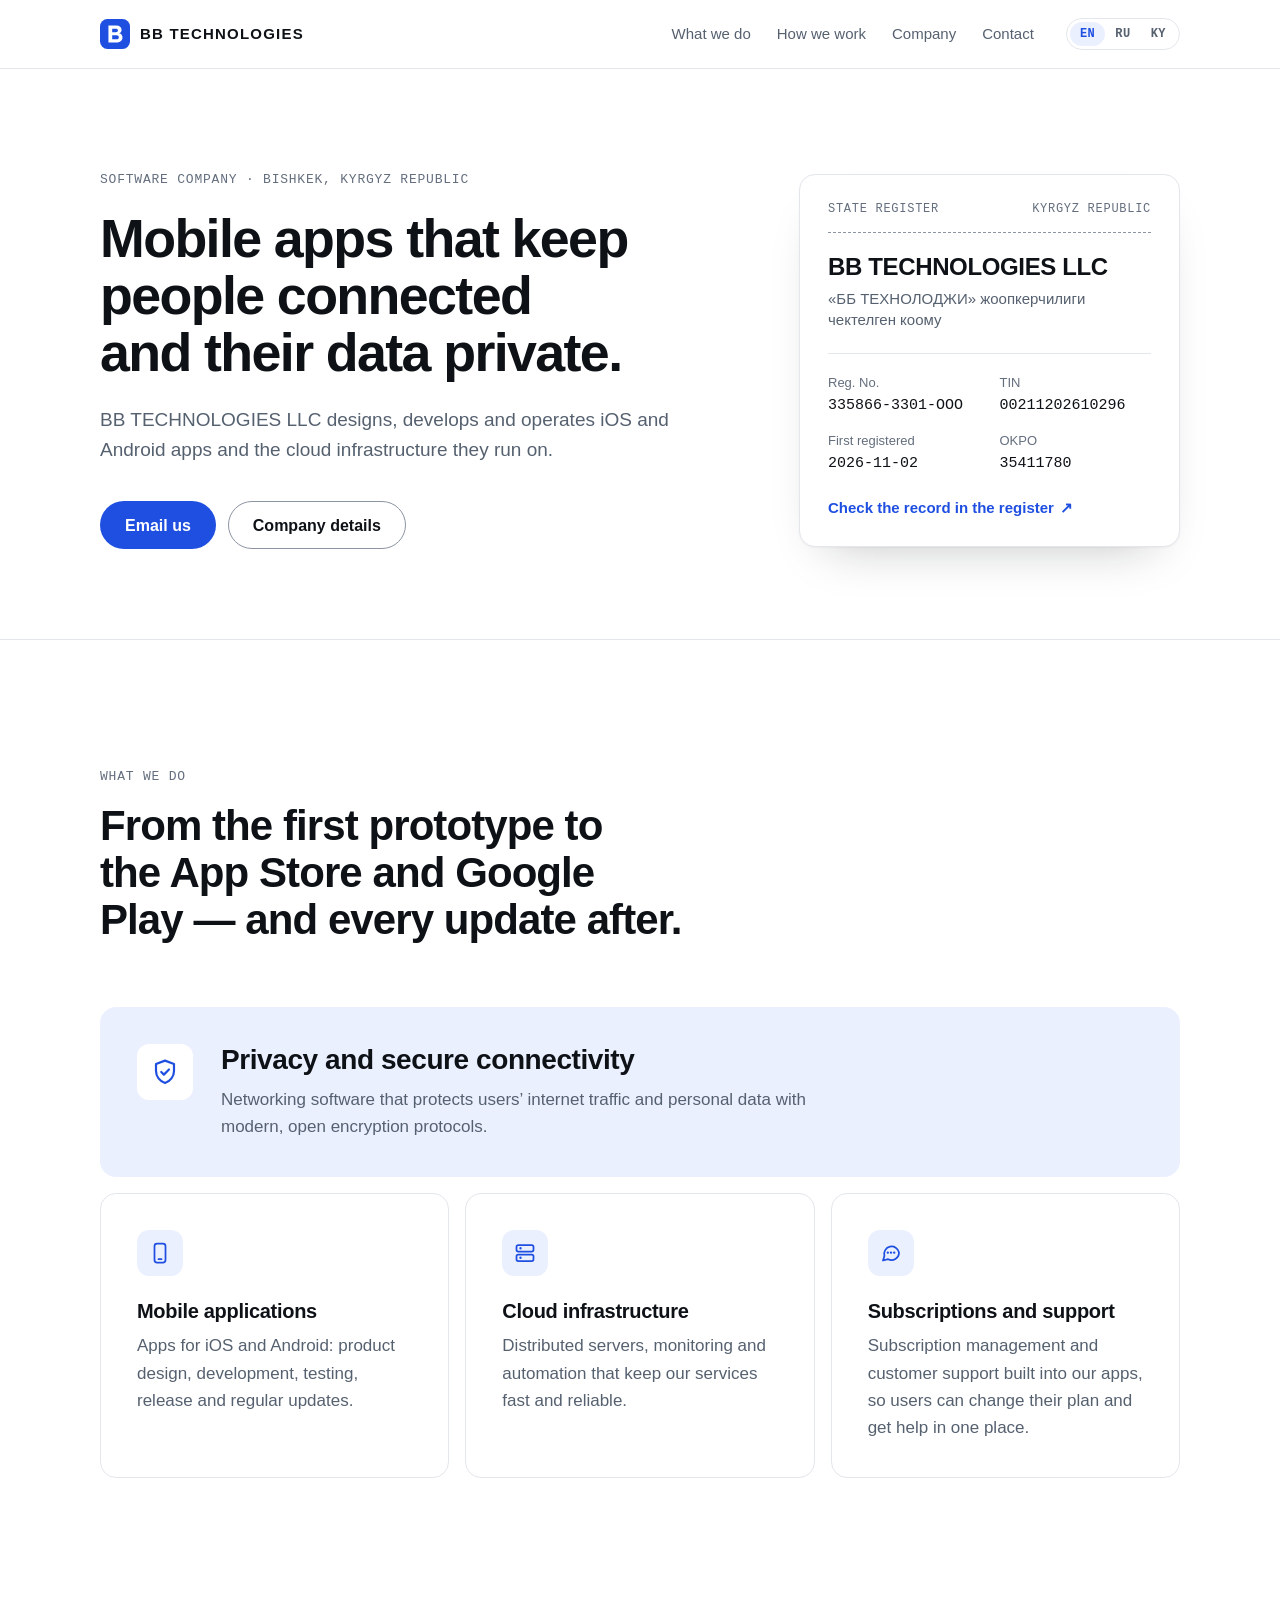
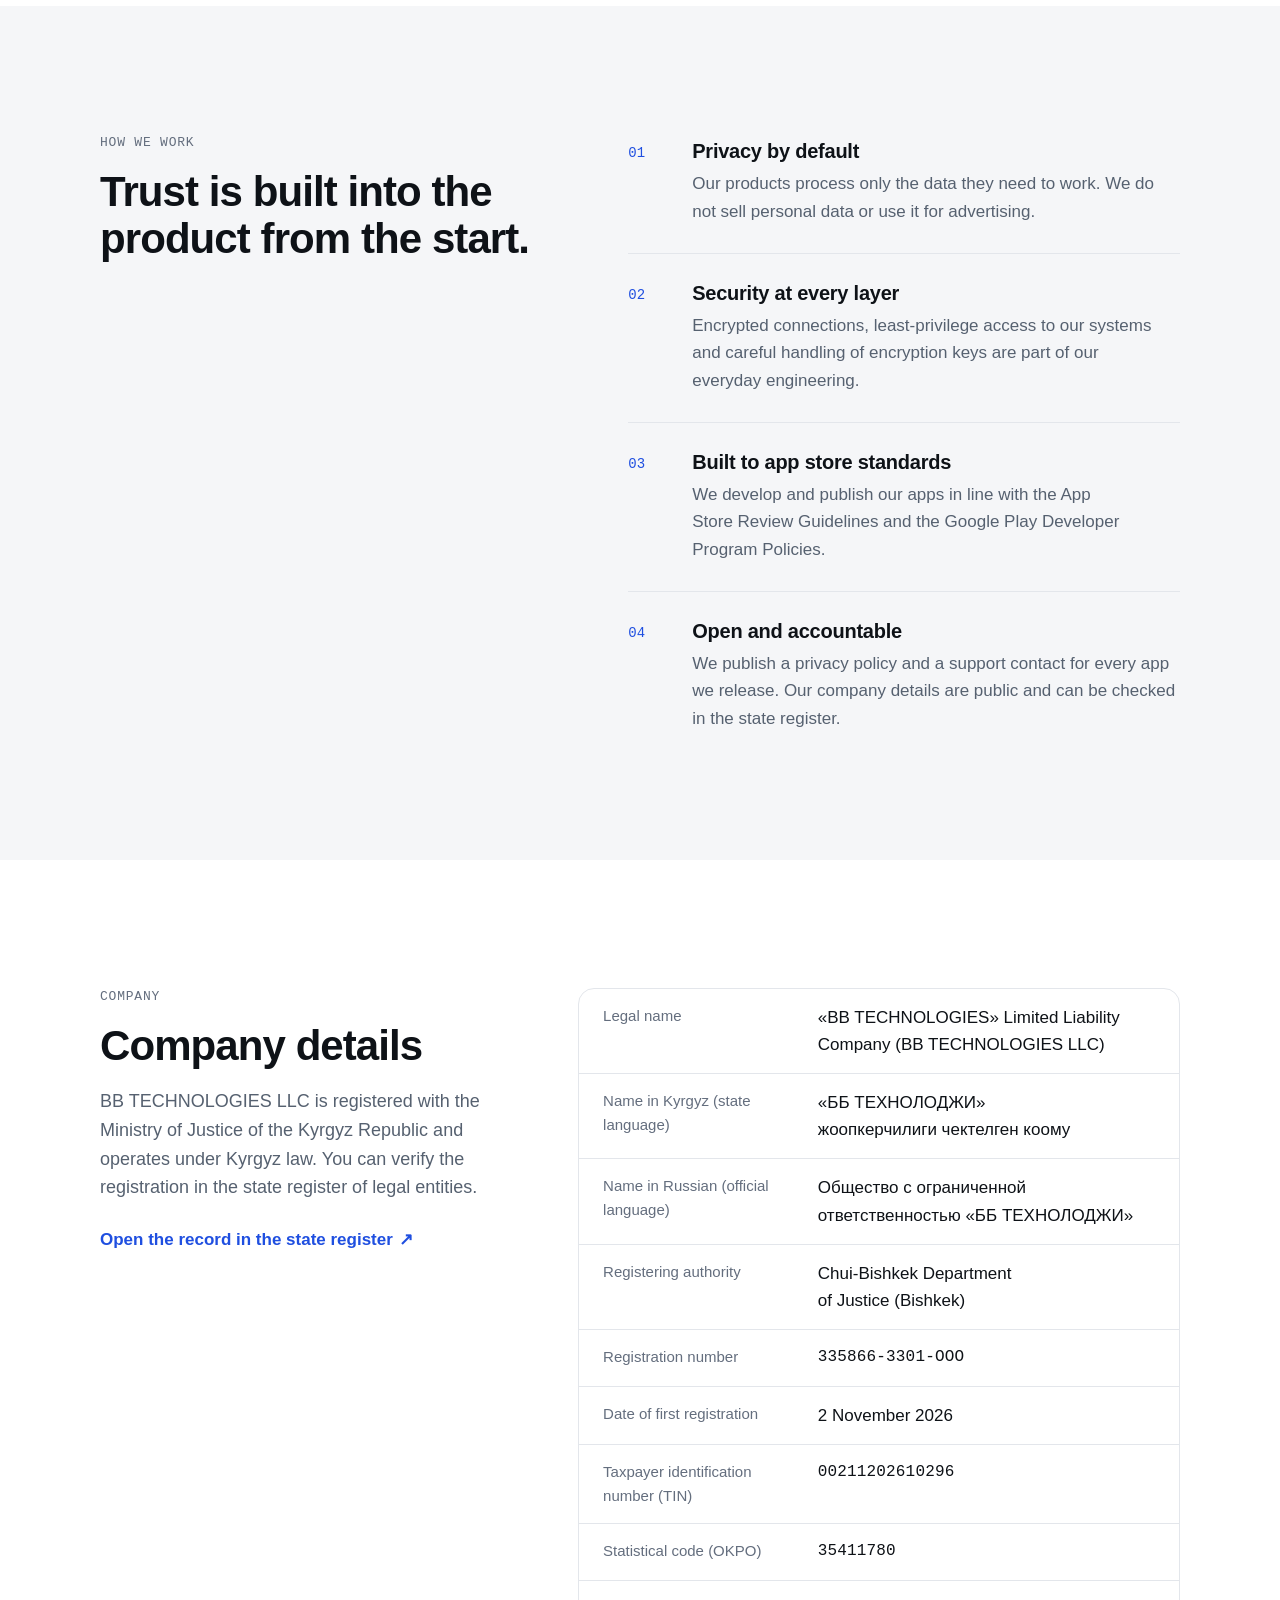
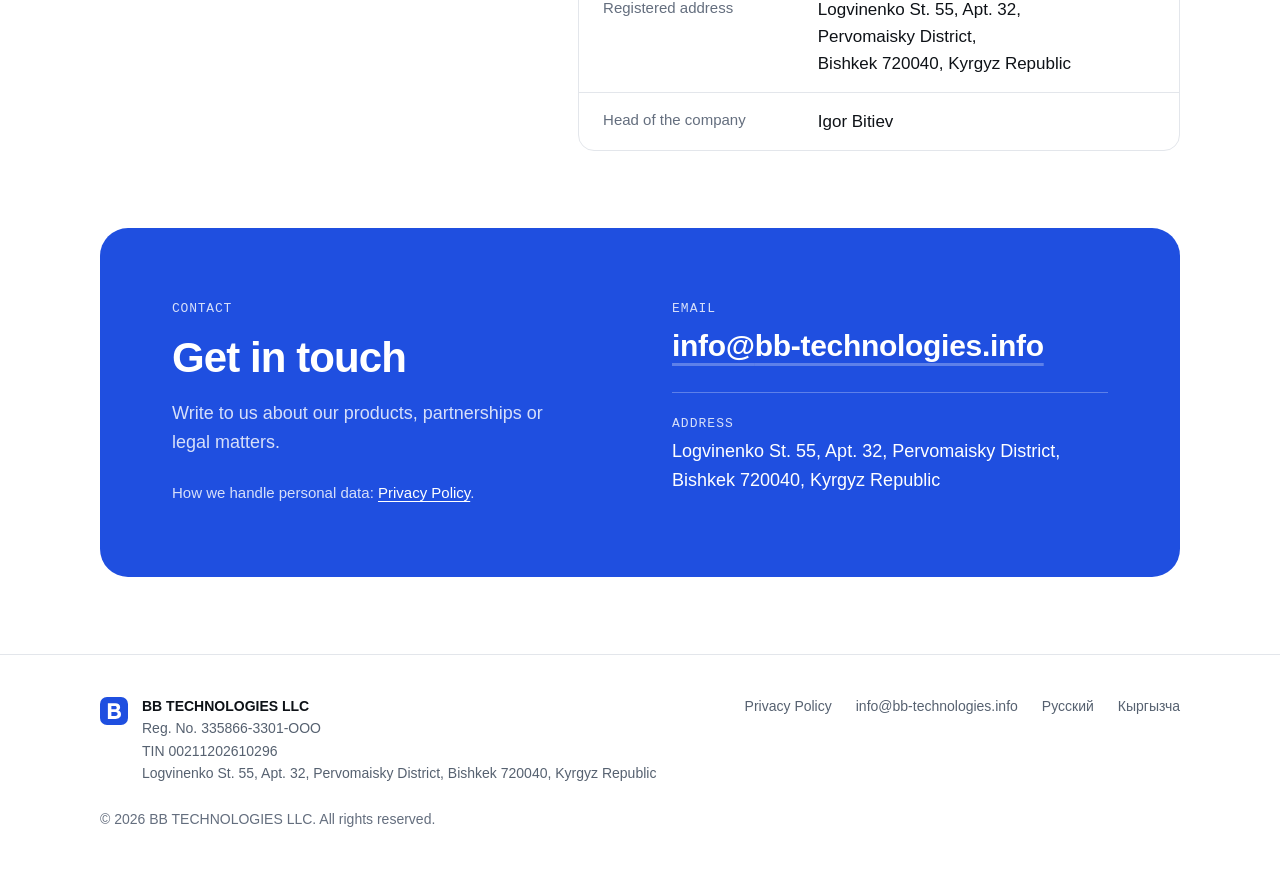
<file: index.html>
<!doctype html>
<html lang="en">
<head>
<meta charset="utf-8">
<meta name="viewport" content="width=device-width, initial-scale=1">
<meta http-equiv="Content-Security-Policy" content="default-src 'none'; img-src 'self' data:; style-src 'self'; base-uri 'none'; form-action 'none'">
<meta name="referrer" content="strict-origin-when-cross-origin">
<title>BB TECHNOLOGIES LLC — mobile apps and secure connectivity</title>
<meta name="description" content="BB TECHNOLOGIES LLC is a software company in Bishkek, Kyrgyz Republic. We build and operate iOS and Android apps and the cloud infrastructure they run on.">
<link rel="canonical" href="https://bb-technologies.info/">
<link rel="alternate" hreflang="en" href="https://bb-technologies.info/">
<link rel="alternate" hreflang="ru" href="https://bb-technologies.info/ru/">
<link rel="alternate" hreflang="ky" href="https://bb-technologies.info/ky/">
<link rel="alternate" hreflang="x-default" href="https://bb-technologies.info/">
<meta name="theme-color" media="(prefers-color-scheme: light)" content="#ffffff">
<meta name="theme-color" media="(prefers-color-scheme: dark)" content="#0b0e13">
<meta property="og:type" content="website">
<meta property="og:site_name" content="BB TECHNOLOGIES">
<meta property="og:title" content="BB TECHNOLOGIES LLC — mobile apps and secure connectivity">
<meta property="og:description" content="BB TECHNOLOGIES LLC is a software company in Bishkek, Kyrgyz Republic. We build and operate iOS and Android apps and the cloud infrastructure they run on.">
<meta property="og:locale" content="en_US">
<meta property="og:url" content="https://bb-technologies.info/">
<meta property="og:locale:alternate" content="ru_RU">
<meta property="og:locale:alternate" content="ky_KG">
<meta property="og:image" content="https://bb-technologies.info/assets/og.png">
<meta property="og:image:width" content="1200">
<meta property="og:image:height" content="630">
<meta name="twitter:card" content="summary_large_image">
<link rel="icon" href="/favicon.ico" sizes="32x32">
<link rel="icon" href="/assets/favicon.svg" type="image/svg+xml">
<link rel="apple-touch-icon" href="/assets/apple-touch-icon.png">
<link rel="stylesheet" href="/assets/site.css?v=ba6f74b566">
<script type="application/ld+json">
{
  "@context": "https://schema.org",
  "@type": "Organization",
  "@id": "https://bb-technologies.info/#organization",
  "name": "BB TECHNOLOGIES LLC",
  "legalName": "«BB TECHNOLOGIES» Limited Liability Company",
  "alternateName": [
    "BB TECHNOLOGIES",
    "«ББ ТЕХНОЛОДЖИ» жоопкерчилиги чектелген коому",
    "Общество с ограниченной ответственностью «ББ ТЕХНОЛОДЖИ»"
  ],
  "url": "https://bb-technologies.info/",
  "email": "info@bb-technologies.info",
  "foundingDate": "2026-11-02",
  "taxID": "00211202610296",
  "identifier": [
    {
      "@type": "PropertyValue",
      "propertyID": "Registration number",
      "value": "335866-3301-OOO"
    },
    {
      "@type": "PropertyValue",
      "propertyID": "OKPO",
      "value": "35411780"
    }
  ],
  "address": {
    "@type": "PostalAddress",
    "streetAddress": "Logvinenko St. 55, Apt. 32",
    "addressLocality": "Bishkek",
    "addressCountry": "KG",
    "postalCode": "720040"
  },
  "sameAs": [
    "https://record.minjust.gov.kg/view/00211202610296"
  ],
  "logo": "https://bb-technologies.info/assets/logo-512.png"
}
</script>
</head>
<body>
<a class="skip" href="#main">Skip to content</a>
<header class="site-header">
  <div class="container header-inner">
    <a class="brand" href="/" aria-label="BB TECHNOLOGIES, home page">
      <svg class="brand-mark" viewBox="0 0 32 32" aria-hidden="true" focusable="false"><rect class="tile" width="32" height="32" rx="8"/><path class="glyph" fill-rule="evenodd" d="M9 7h8.4c3.4 0 5.6 1.8 5.6 4.6 0 1.7-.9 3-2.4 3.6 2 .6 3.4 2.3 3.4 4.5 0 3.2-2.5 5.3-6.2 5.3H9V7Zm4 3.4V14h4c1.3 0 2.1-.7 2.1-1.8s-.8-1.8-2.1-1.8h-4Zm0 6.8v4.4h4.6c1.6 0 2.5-.8 2.5-2.2s-.9-2.2-2.5-2.2H13Z"/></svg>
      <span class="brand-name"><b>BB</b> TECHNOLOGIES</span>
    </a>
    <nav class="nav" aria-label="Main">
      <a href="/#services">What we do</a>
      <a href="/#approach">How we work</a>
      <a href="/#company">Company</a>
      <a href="/#contact">Contact</a>
    </nav>
    <nav class="lang" aria-label="Language">
      <a href="/" hreflang="en" lang="en" title="English" aria-current="page">EN</a>
      <a href="/ru/" hreflang="ru" lang="ru" title="Русский">RU</a>
      <a href="/ky/" hreflang="ky" lang="ky" title="Кыргызча">KY</a>
    </nav>
  </div>
</header>
<main id="main">
<section class="hero">
  <div class="container hero-inner">
    <div class="hero-copy">
      <p class="label">Software company · Bishkek, Kyrgyz Republic</p>
      <h1>Mobile apps that keep people connected and their data private.</h1>
      <p class="lead"><span class="nw">BB TECHNOLOGIES LLC</span> designs, develops and operates iOS and Android apps and the cloud infrastructure they run on.</p>
      <div class="actions">
        <a class="btn btn-primary" href="mailto:info@bb-technologies.info">Email us</a>
        <a class="btn btn-ghost" href="#company">Company details</a>
      </div>
    </div>
    <div class="hero-art">
      <aside class="regcard" aria-labelledby="regcard-name">
        <p class="regcard-top"><span>State register</span><span>Kyrgyz Republic</span></p>
        <p class="regcard-name" id="regcard-name"><span class="nw">BB TECHNOLOGIES LLC</span></p>
        <p class="regcard-alt" lang="ky"><span class="nw">«ББ ТЕХНОЛОДЖИ»</span> жоопкерчилиги чектелген коому</p>
        <dl class="regcard-ids">
          <div><dt>Reg. No.</dt><dd>335866-3301-OOO</dd></div>
          <div><dt>TIN</dt><dd>00211202610296</dd></div>
          <div><dt>First registered</dt><dd><time datetime="2026-11-02">2026-11-02</time></dd></div>
          <div><dt>OKPO</dt><dd>35411780</dd></div>
        </dl>
        <a class="regcard-link" href="https://record.minjust.gov.kg/view/00211202610296" rel="noopener noreferrer">Check the record in the register</a>
      </aside>
    </div>
  </div>
</section>

<section id="services" class="section" aria-labelledby="services-title">
  <div class="container">
    <div class="section-head">
      <p class="label">What we do</p>
      <h2 id="services-title">From the first prototype to the App Store and Google Play — and every update after.</h2>
    </div>
    <div class="cards">
      <article class="card card-lead">
        <svg class="icon" viewBox="0 0 24 24" aria-hidden="true" focusable="false"><path d="M12 2.9 4.8 5.6v5.5c0 4.4 3 8.3 7.2 9.7 4.2-1.4 7.2-5.3 7.2-9.7V5.6L12 2.9Z"/><path d="m9 12 2.1 2.1L15.2 10"/></svg>
        <h3>Privacy and secure connectivity</h3>
        <p>Networking software that protects users’ internet traffic and personal data with modern, open encryption protocols.</p>
      </article>
      <article class="card">
        <svg class="icon" viewBox="0 0 24 24" aria-hidden="true" focusable="false"><rect x="6.5" y="2.5" width="11" height="19" rx="2.6"/><path d="M10.5 18.2h3"/></svg>
        <h3>Mobile applications</h3>
        <p>Apps for iOS and Android: product design, development, testing, release and regular updates.</p>
      </article>
      <article class="card">
        <svg class="icon" viewBox="0 0 24 24" aria-hidden="true" focusable="false"><rect x="3.5" y="4" width="17" height="6.5" rx="1.8"/><rect x="3.5" y="13.5" width="17" height="6.5" rx="1.8"/><path class="pt" d="M7.5 7.25h.01M7.5 16.75h.01"/></svg>
        <h3>Cloud infrastructure</h3>
        <p>Distributed servers, monitoring and automation that keep our services fast and reliable.</p>
      </article>
      <article class="card">
        <svg class="icon" viewBox="0 0 24 24" aria-hidden="true" focusable="false"><path d="M20 11.5a7.5 7.5 0 0 1-10.9 6.7L4 19.5l1.4-4.6A7.5 7.5 0 1 1 20 11.5Z"/><path class="pt" d="M8.8 11.6h.01M12 11.6h.01M15.2 11.6h.01"/></svg>
        <h3>Subscriptions and support</h3>
        <p>Subscription management and customer support built into our apps, so users can change their plan and get help in one place.</p>
      </article>
    </div>
  </div>
</section>

<section id="approach" class="section section-subtle" aria-labelledby="approach-title">
  <div class="container approach">
    <div class="section-head">
      <p class="label">How we work</p>
      <h2 id="approach-title">Trust is built into the product from the start.</h2>
    </div>
    <ol class="principles">
      <li>
        <span class="num" aria-hidden="true">01</span>
        <div>
          <h3>Privacy by default</h3>
          <p>Our products process only the data they need to work. We do not sell personal data or use it for advertising.</p>
        </div>
      </li>
      <li>
        <span class="num" aria-hidden="true">02</span>
        <div>
          <h3>Security at every layer</h3>
          <p>Encrypted connections, least-privilege access to our systems and careful handling of encryption keys are part of our everyday engineering.</p>
        </div>
      </li>
      <li>
        <span class="num" aria-hidden="true">03</span>
        <div>
          <h3>Built to app store standards</h3>
          <p>We develop and publish our apps in line with the App Store Review Guidelines and the Google Play Developer Program Policies.</p>
        </div>
      </li>
      <li>
        <span class="num" aria-hidden="true">04</span>
        <div>
          <h3>Open and accountable</h3>
          <p>We publish a privacy policy and a support contact for every app we release. Our company details are public and can be checked in the state register.</p>
        </div>
      </li>
    </ol>
  </div>
</section>

<section id="company" class="section" aria-labelledby="company-title">
  <div class="container company">
    <div class="section-head">
      <p class="label">Company</p>
      <h2 id="company-title">Company details</h2>
      <p><span class="nw">BB TECHNOLOGIES LLC</span> is registered with the Ministry of Justice of the Kyrgyz Republic and operates under Kyrgyz law. You can verify the registration in the state register of legal entities.</p>
      <a class="link-arrow" href="https://record.minjust.gov.kg/view/00211202610296" rel="noopener noreferrer">Open the record in the state register</a>
    </div>
    <dl class="details">
      <div><dt>Legal name</dt><dd>«<span class="nw">BB TECHNOLOGIES</span>» Limited Liability Company (<span class="nw">BB TECHNOLOGIES LLC</span>)</dd></div>
      <div><dt>Name in Kyrgyz (state language)</dt><dd lang="ky"><span class="nw">«ББ ТЕХНОЛОДЖИ»</span> жоопкерчилиги чектелген коому</dd></div>
      <div><dt>Name in Russian (official language)</dt><dd lang="ru">Общество с ограниченной ответственностью <span class="nw">«ББ ТЕХНОЛОДЖИ»</span></dd></div>
      <div><dt>Registering authority</dt><dd>Chui-Bishkek Department of Justice (Bishkek)</dd></div>
      <div><dt>Registration number</dt><dd class="id">335866-3301-OOO</dd></div>
      <div><dt>Date of first registration</dt><dd>2 November 2026</dd></div>
      <div><dt>Taxpayer identification number (TIN)</dt><dd class="id">00211202610296</dd></div>
      <div><dt>Statistical code (OKPO)</dt><dd class="id">35411780</dd></div>
      <div><dt>Registered address</dt><dd><span class="nw">Logvinenko St. 55, Apt. 32</span>, <span class="nw">Pervomaisky District</span>, <span class="nw">Bishkek 720040</span>, <span class="nw">Kyrgyz Republic</span></dd></div>
      <div><dt>Head of the company</dt><dd>Igor Bitiev</dd></div>
    </dl>
  </div>
</section>

<section id="contact" class="section section-contact" aria-labelledby="contact-title">
  <div class="container">
    <div class="contact-card">
      <div>
        <p class="label">Contact</p>
        <h2 id="contact-title">Get in touch</h2>
        <p>Write to us about our products, partnerships or legal matters.</p>
        <p class="contact-note">How we handle personal data: <a href="/privacy/">Privacy Policy</a>.</p>
      </div>
      <ul class="contact-list">
        <li><span class="k">Email</span><a class="v big" href="mailto:info@bb-technologies.info">info@<wbr>bb-technologies.info</a></li>
        
        <li><span class="k">Address</span><span class="v"><span class="nw">Logvinenko St. 55, Apt. 32</span>, <span class="nw">Pervomaisky District</span>, <span class="nw">Bishkek 720040</span>, <span class="nw">Kyrgyz Republic</span></span></li>
      </ul>
    </div>
  </div>
</section>
</main>
<footer class="site-footer">
  <div class="container footer-inner">
    <div class="footer-brand">
      <svg class="brand-mark" viewBox="0 0 32 32" aria-hidden="true" focusable="false"><rect class="tile" width="32" height="32" rx="8"/><path class="glyph" fill-rule="evenodd" d="M9 7h8.4c3.4 0 5.6 1.8 5.6 4.6 0 1.7-.9 3-2.4 3.6 2 .6 3.4 2.3 3.4 4.5 0 3.2-2.5 5.3-6.2 5.3H9V7Zm4 3.4V14h4c1.3 0 2.1-.7 2.1-1.8s-.8-1.8-2.1-1.8h-4Zm0 6.8v4.4h4.6c1.6 0 2.5-.8 2.5-2.2s-.9-2.2-2.5-2.2H13Z"/></svg>
      <p><strong class="nw">BB TECHNOLOGIES LLC</strong><br><span class="nw">Reg. No. 335866-3301-OOO</span><br><span class="nw">TIN 00211202610296</span><br><span class="nw">Logvinenko St. 55, Apt. 32</span>, <span class="nw">Pervomaisky District</span>, <span class="nw">Bishkek 720040</span>, <span class="nw">Kyrgyz Republic</span></p>
    </div>
    <nav class="footer-nav" aria-label="Footer">
      <a href="/privacy/">Privacy Policy</a>
      <a href="mailto:info@bb-technologies.info">info@bb-technologies.info</a>
      <a href="/ru/" hreflang="ru" lang="ru">Русский</a>
      <a href="/ky/" hreflang="ky" lang="ky">Кыргызча</a>
    </nav>
    <p class="copyright">© 2026 BB TECHNOLOGIES LLC. All rights reserved.</p>
  </div>
</footer>
</body>
</html>
</file>
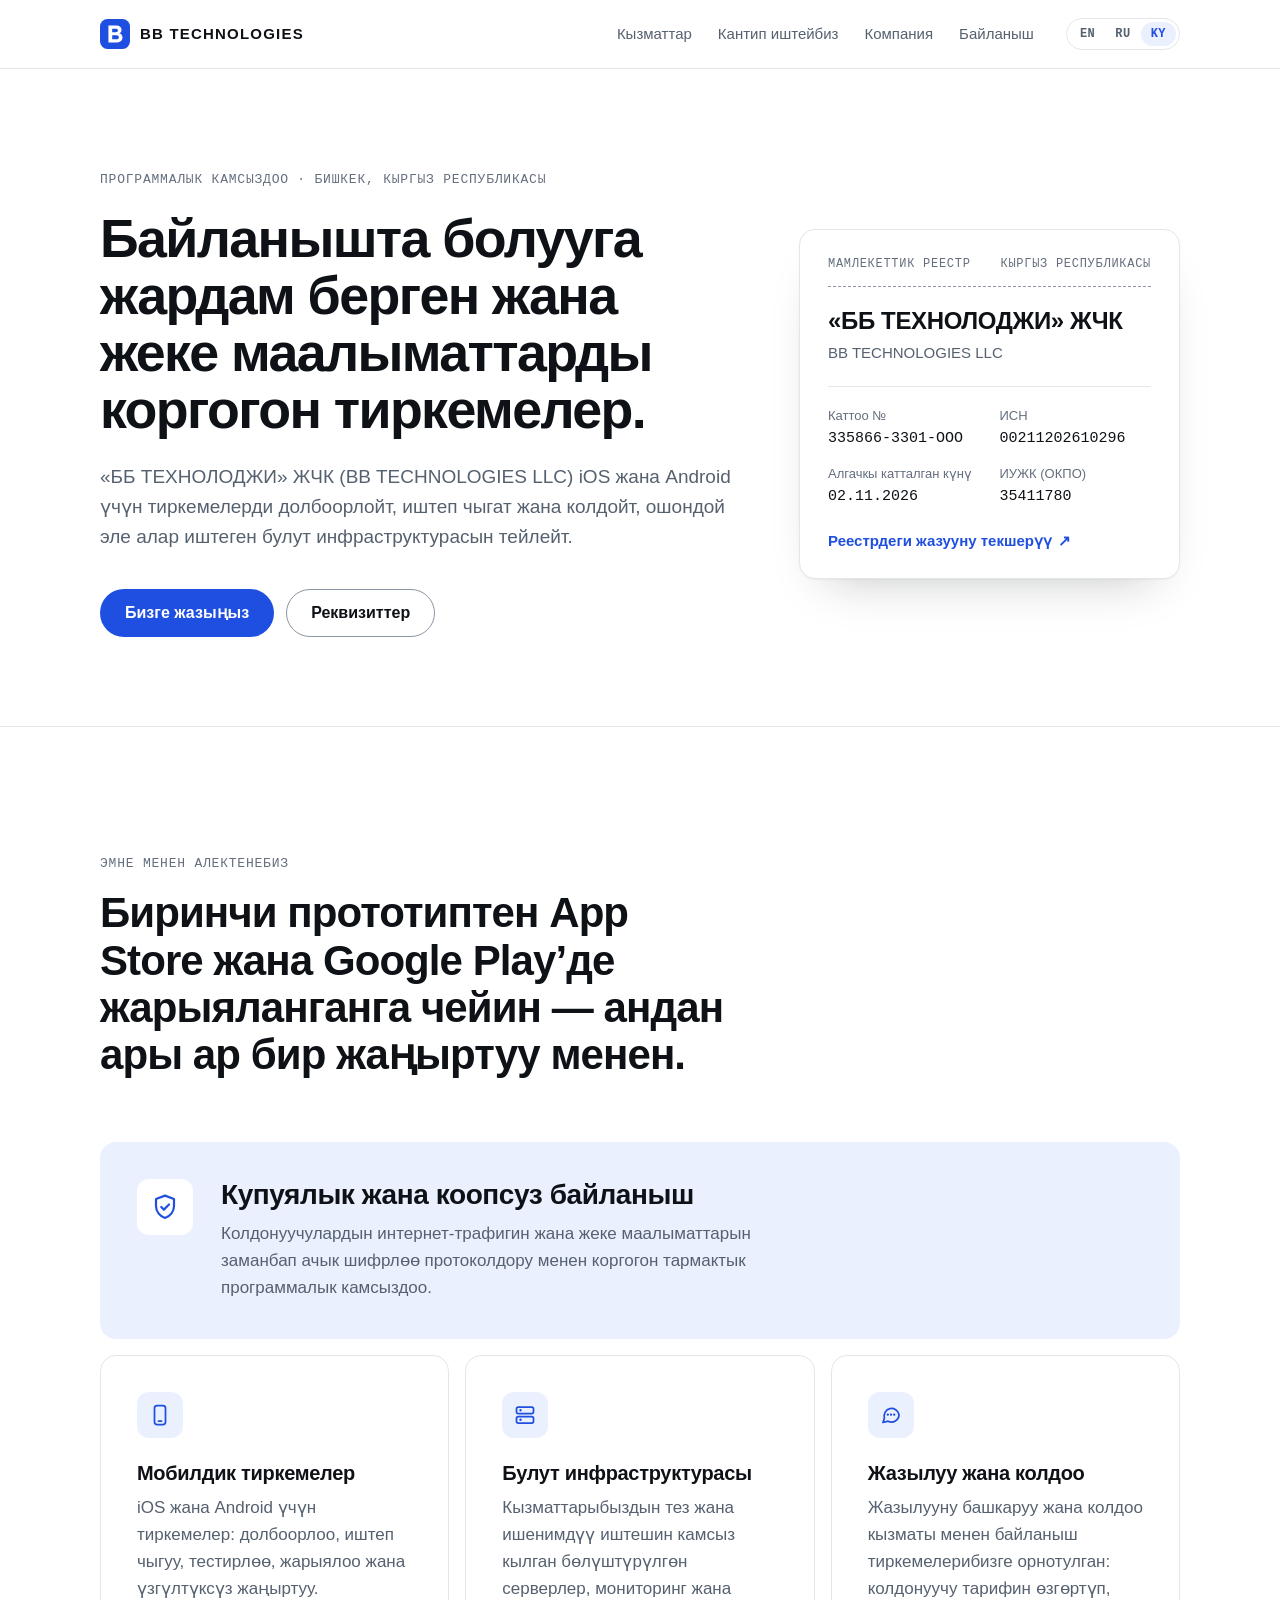
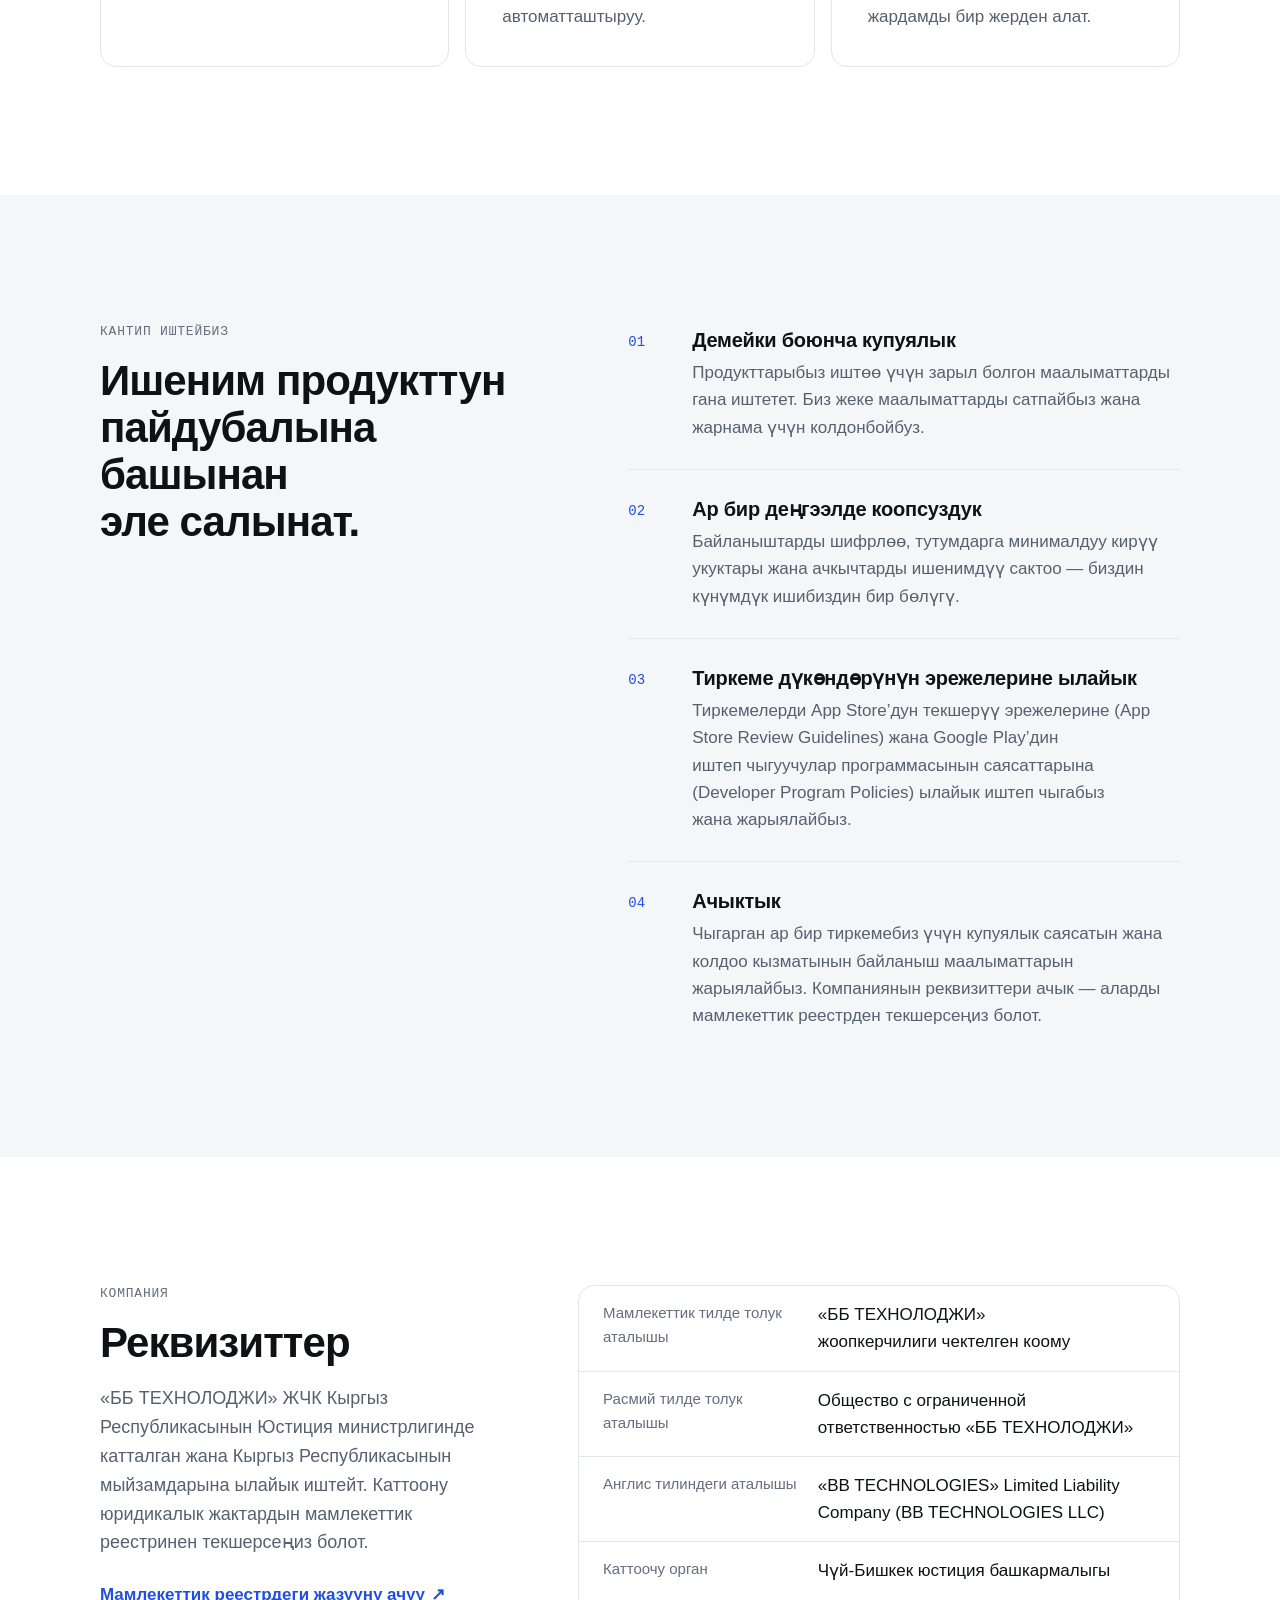
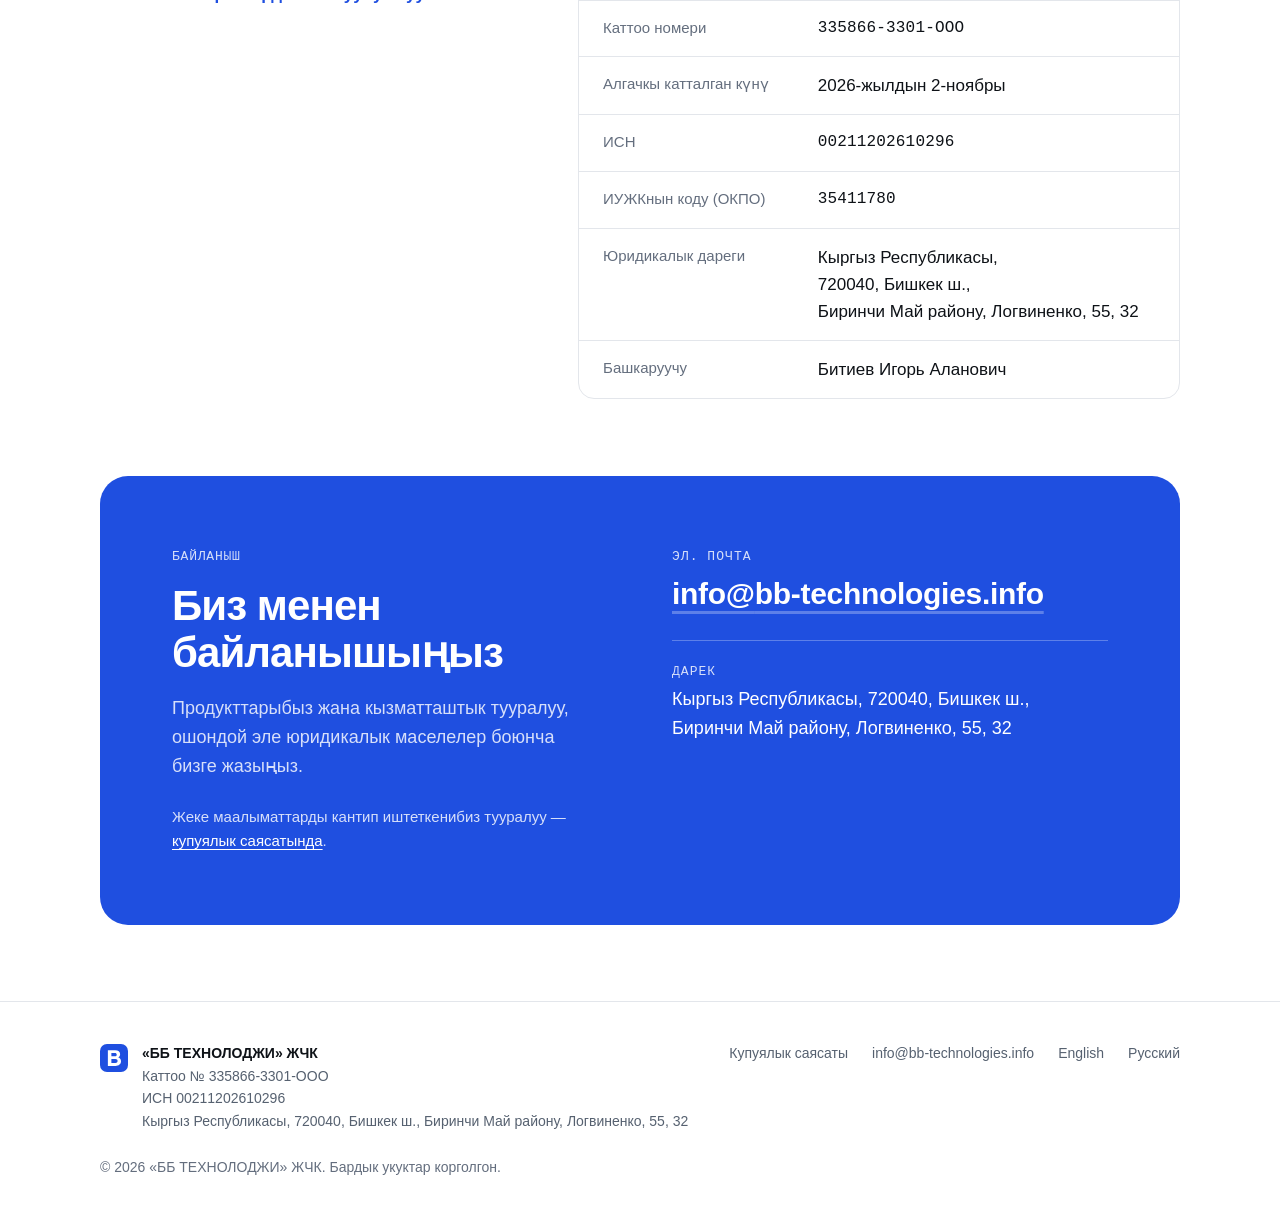
<file: ky/index.html>
<!doctype html>
<html lang="ky">
<head>
<meta charset="utf-8">
<meta name="viewport" content="width=device-width, initial-scale=1">
<meta http-equiv="Content-Security-Policy" content="default-src 'none'; img-src 'self' data:; style-src 'self'; base-uri 'none'; form-action 'none'">
<meta name="referrer" content="strict-origin-when-cross-origin">
<title>«ББ ТЕХНОЛОДЖИ» ЖЧК — мобилдик тиркемелер жана коопсуз байланыш</title>
<meta name="description" content="«ББ ТЕХНОЛОДЖИ» ЖЧК — Бишкектеги программалык камсыздоо компаниясы. iOS жана Android үчүн тиркемелерди жана алар иштеген булут инфраструктурасын түзүп, колдойбуз.">
<link rel="canonical" href="https://bb-technologies.info/ky/">
<link rel="alternate" hreflang="en" href="https://bb-technologies.info/">
<link rel="alternate" hreflang="ru" href="https://bb-technologies.info/ru/">
<link rel="alternate" hreflang="ky" href="https://bb-technologies.info/ky/">
<link rel="alternate" hreflang="x-default" href="https://bb-technologies.info/">
<meta name="theme-color" media="(prefers-color-scheme: light)" content="#ffffff">
<meta name="theme-color" media="(prefers-color-scheme: dark)" content="#0b0e13">
<meta property="og:type" content="website">
<meta property="og:site_name" content="BB TECHNOLOGIES">
<meta property="og:title" content="«ББ ТЕХНОЛОДЖИ» ЖЧК — мобилдик тиркемелер жана коопсуз байланыш">
<meta property="og:description" content="«ББ ТЕХНОЛОДЖИ» ЖЧК — Бишкектеги программалык камсыздоо компаниясы. iOS жана Android үчүн тиркемелерди жана алар иштеген булут инфраструктурасын түзүп, колдойбуз.">
<meta property="og:locale" content="ky_KG">
<meta property="og:url" content="https://bb-technologies.info/ky/">
<meta property="og:locale:alternate" content="en_US">
<meta property="og:locale:alternate" content="ru_RU">
<meta property="og:image" content="https://bb-technologies.info/assets/og.png">
<meta property="og:image:width" content="1200">
<meta property="og:image:height" content="630">
<meta name="twitter:card" content="summary_large_image">
<link rel="icon" href="/favicon.ico" sizes="32x32">
<link rel="icon" href="/assets/favicon.svg" type="image/svg+xml">
<link rel="apple-touch-icon" href="/assets/apple-touch-icon.png">
<link rel="stylesheet" href="/assets/site.css?v=ba6f74b566">
<script type="application/ld+json">
{
  "@context": "https://schema.org",
  "@type": "Organization",
  "@id": "https://bb-technologies.info/#organization",
  "name": "BB TECHNOLOGIES LLC",
  "legalName": "«BB TECHNOLOGIES» Limited Liability Company",
  "alternateName": [
    "BB TECHNOLOGIES",
    "«ББ ТЕХНОЛОДЖИ» жоопкерчилиги чектелген коому",
    "Общество с ограниченной ответственностью «ББ ТЕХНОЛОДЖИ»"
  ],
  "url": "https://bb-technologies.info/",
  "email": "info@bb-technologies.info",
  "foundingDate": "2026-11-02",
  "taxID": "00211202610296",
  "identifier": [
    {
      "@type": "PropertyValue",
      "propertyID": "Registration number",
      "value": "335866-3301-OOO"
    },
    {
      "@type": "PropertyValue",
      "propertyID": "OKPO",
      "value": "35411780"
    }
  ],
  "address": {
    "@type": "PostalAddress",
    "streetAddress": "Logvinenko St. 55, Apt. 32",
    "addressLocality": "Bishkek",
    "addressCountry": "KG",
    "postalCode": "720040"
  },
  "sameAs": [
    "https://record.minjust.gov.kg/view/00211202610296"
  ],
  "logo": "https://bb-technologies.info/assets/logo-512.png"
}
</script>
</head>
<body>
<a class="skip" href="#main">Мазмунга өтүү</a>
<header class="site-header">
  <div class="container header-inner">
    <a class="brand" href="/ky/" aria-label="BB TECHNOLOGIES, башкы бет">
      <svg class="brand-mark" viewBox="0 0 32 32" aria-hidden="true" focusable="false"><rect class="tile" width="32" height="32" rx="8"/><path class="glyph" fill-rule="evenodd" d="M9 7h8.4c3.4 0 5.6 1.8 5.6 4.6 0 1.7-.9 3-2.4 3.6 2 .6 3.4 2.3 3.4 4.5 0 3.2-2.5 5.3-6.2 5.3H9V7Zm4 3.4V14h4c1.3 0 2.1-.7 2.1-1.8s-.8-1.8-2.1-1.8h-4Zm0 6.8v4.4h4.6c1.6 0 2.5-.8 2.5-2.2s-.9-2.2-2.5-2.2H13Z"/></svg>
      <span class="brand-name"><b>BB</b> TECHNOLOGIES</span>
    </a>
    <nav class="nav" aria-label="Негизги меню">
      <a href="/ky/#services">Кызматтар</a>
      <a href="/ky/#approach">Кантип иштейбиз</a>
      <a href="/ky/#company">Компания</a>
      <a href="/ky/#contact">Байланыш</a>
    </nav>
    <nav class="lang" aria-label="Тил">
      <a href="/" hreflang="en" lang="en" title="English">EN</a>
      <a href="/ru/" hreflang="ru" lang="ru" title="Русский">RU</a>
      <a href="/ky/" hreflang="ky" lang="ky" title="Кыргызча" aria-current="page">KY</a>
    </nav>
  </div>
</header>
<main id="main">
<section class="hero">
  <div class="container hero-inner">
    <div class="hero-copy">
      <p class="label">Программалык камсыздоо · Бишкек, Кыргыз Республикасы</p>
      <h1>Байланышта болууга жардам берген жана жеке маалыматтарды коргогон тиркемелер.</h1>
      <p class="lead"><span class="nw">«ББ ТЕХНОЛОДЖИ» ЖЧК</span> (<span class="nw">BB TECHNOLOGIES LLC</span>) iOS жана Android үчүн тиркемелерди долбоорлойт, иштеп чыгат жана колдойт, ошондой эле алар иштеген булут инфраструктурасын тейлейт.</p>
      <div class="actions">
        <a class="btn btn-primary" href="mailto:info@bb-technologies.info">Бизге жазыңыз</a>
        <a class="btn btn-ghost" href="#company">Реквизиттер</a>
      </div>
    </div>
    <div class="hero-art">
      <aside class="regcard" aria-labelledby="regcard-name">
        <p class="regcard-top"><span>Мамлекеттик реестр</span><span>Кыргыз Республикасы</span></p>
        <p class="regcard-name" id="regcard-name"><span class="nw">«ББ ТЕХНОЛОДЖИ» ЖЧК</span></p>
        <p class="regcard-alt" lang="en"><span class="nw">BB TECHNOLOGIES LLC</span></p>
        <dl class="regcard-ids">
          <div><dt>Каттоо №</dt><dd>335866-3301-ООО</dd></div>
          <div><dt>ИСН</dt><dd>00211202610296</dd></div>
          <div><dt>Алгачкы катталган күнү</dt><dd><time datetime="2026-11-02">02.11.2026</time></dd></div>
          <div><dt>ИУЖК (ОКПО)</dt><dd>35411780</dd></div>
        </dl>
        <a class="regcard-link" href="https://record.minjust.gov.kg/view/00211202610296" rel="noopener noreferrer">Реестрдеги жазууну текшерүү</a>
      </aside>
    </div>
  </div>
</section>

<section id="services" class="section" aria-labelledby="services-title">
  <div class="container">
    <div class="section-head">
      <p class="label">Эмне менен алектенебиз</p>
      <h2 id="services-title">Биринчи прототиптен App Store жана Google Play’де жарыяланганга чейин — андан ары ар бир жаңыртуу менен.</h2>
    </div>
    <div class="cards">
      <article class="card card-lead">
        <svg class="icon" viewBox="0 0 24 24" aria-hidden="true" focusable="false"><path d="M12 2.9 4.8 5.6v5.5c0 4.4 3 8.3 7.2 9.7 4.2-1.4 7.2-5.3 7.2-9.7V5.6L12 2.9Z"/><path d="m9 12 2.1 2.1L15.2 10"/></svg>
        <h3>Купуялык жана коопсуз байланыш</h3>
        <p>Колдонуучулардын интернет-трафигин жана жеке маалыматтарын заманбап ачык шифрлөө протоколдору менен коргогон тармактык программалык камсыздоо.</p>
      </article>
      <article class="card">
        <svg class="icon" viewBox="0 0 24 24" aria-hidden="true" focusable="false"><rect x="6.5" y="2.5" width="11" height="19" rx="2.6"/><path d="M10.5 18.2h3"/></svg>
        <h3>Мобилдик тиркемелер</h3>
        <p>iOS жана Android үчүн тиркемелер: долбоорлоо, иштеп чыгуу, тестирлөө, жарыялоо жана үзгүлтүксүз жаңыртуу.</p>
      </article>
      <article class="card">
        <svg class="icon" viewBox="0 0 24 24" aria-hidden="true" focusable="false"><rect x="3.5" y="4" width="17" height="6.5" rx="1.8"/><rect x="3.5" y="13.5" width="17" height="6.5" rx="1.8"/><path class="pt" d="M7.5 7.25h.01M7.5 16.75h.01"/></svg>
        <h3>Булут инфраструктурасы</h3>
        <p>Кызматтарыбыздын тез жана ишенимдүү иштешин камсыз кылган бөлүштүрүлгөн серверлер, мониторинг жана автоматташтыруу.</p>
      </article>
      <article class="card">
        <svg class="icon" viewBox="0 0 24 24" aria-hidden="true" focusable="false"><path d="M20 11.5a7.5 7.5 0 0 1-10.9 6.7L4 19.5l1.4-4.6A7.5 7.5 0 1 1 20 11.5Z"/><path class="pt" d="M8.8 11.6h.01M12 11.6h.01M15.2 11.6h.01"/></svg>
        <h3>Жазылуу жана колдоо</h3>
        <p>Жазылууну башкаруу жана колдоо кызматы менен байланыш тиркемелерибизге орнотулган: колдонуучу тарифин өзгөртүп, жардамды бир жерден алат.</p>
      </article>
    </div>
  </div>
</section>

<section id="approach" class="section section-subtle" aria-labelledby="approach-title">
  <div class="container approach">
    <div class="section-head">
      <p class="label">Кантип иштейбиз</p>
      <h2 id="approach-title">Ишеним продукттун пайдубалына башынан эле салынат.</h2>
    </div>
    <ol class="principles">
      <li>
        <span class="num" aria-hidden="true">01</span>
        <div>
          <h3>Демейки боюнча купуялык</h3>
          <p>Продукттарыбыз иштөө үчүн зарыл болгон маалыматтарды гана иштетет. Биз жеке маалыматтарды сатпайбыз жана жарнама үчүн колдонбойбуз.</p>
        </div>
      </li>
      <li>
        <span class="num" aria-hidden="true">02</span>
        <div>
          <h3>Ар бир деңгээлде коопсуздук</h3>
          <p>Байланыштарды шифрлөө, тутумдарга минималдуу кирүү укуктары жана ачкычтарды ишенимдүү сактоо — биздин күнүмдүк ишибиздин бир бөлүгү.</p>
        </div>
      </li>
      <li>
        <span class="num" aria-hidden="true">03</span>
        <div>
          <h3>Тиркеме дүкөндөрүнүн эрежелерине ылайык</h3>
          <p>Тиркемелерди App Store’дун текшерүү эрежелерине (App Store Review Guidelines) жана Google Play’дин иштеп чыгуучулар программасынын саясаттарына (Developer Program Policies) ылайык иштеп чыгабыз жана жарыялайбыз.</p>
        </div>
      </li>
      <li>
        <span class="num" aria-hidden="true">04</span>
        <div>
          <h3>Ачыктык</h3>
          <p>Чыгарган ар бир тиркемебиз үчүн купуялык саясатын жана колдоо кызматынын байланыш маалыматтарын жарыялайбыз. Компаниянын реквизиттери ачык — аларды мамлекеттик реестрден текшерсеңиз болот.</p>
        </div>
      </li>
    </ol>
  </div>
</section>

<section id="company" class="section" aria-labelledby="company-title">
  <div class="container company">
    <div class="section-head">
      <p class="label">Компания</p>
      <h2 id="company-title">Реквизиттер</h2>
      <p><span class="nw">«ББ ТЕХНОЛОДЖИ» ЖЧК</span> Кыргыз Республикасынын Юстиция министрлигинде катталган жана Кыргыз Республикасынын мыйзамдарына ылайык иштейт. Каттоону юридикалык жактардын мамлекеттик реестринен текшерсеңиз болот.</p>
      <a class="link-arrow" href="https://record.minjust.gov.kg/view/00211202610296" rel="noopener noreferrer">Мамлекеттик реестрдеги жазууну ачуу</a>
    </div>
    <dl class="details">
      <div><dt>Мамлекеттик тилде толук аталышы</dt><dd><span class="nw">«ББ ТЕХНОЛОДЖИ»</span> жоопкерчилиги чектелген коому</dd></div>
      <div><dt>Расмий тилде толук аталышы</dt><dd lang="ru">Общество с ограниченной ответственностью <span class="nw">«ББ ТЕХНОЛОДЖИ»</span></dd></div>
      <div><dt>Англис тилиндеги аталышы</dt><dd lang="en">«<span class="nw">BB TECHNOLOGIES</span>» Limited Liability Company (<span class="nw">BB TECHNOLOGIES LLC</span>)</dd></div>
      <div><dt>Каттоочу орган</dt><dd>Чүй-Бишкек юстиция башкармалыгы</dd></div>
      <div><dt>Каттоо номери</dt><dd class="id">335866-3301-ООО</dd></div>
      <div><dt>Алгачкы катталган күнү</dt><dd>2026-жылдын 2-ноябры</dd></div>
      <div><dt>ИСН</dt><dd class="id">00211202610296</dd></div>
      <div><dt>ИУЖКнын коду (ОКПО)</dt><dd class="id">35411780</dd></div>
      <div><dt>Юридикалык дареги</dt><dd><span class="nw">Кыргыз Республикасы</span>, <span class="nw">720040</span>, <span class="nw">Бишкек ш.</span>, <span class="nw">Биринчи Май району</span>, <span class="nw">Логвиненко, 55, 32</span></dd></div>
      <div><dt>Башкаруучу</dt><dd>Битиев Игорь Аланович</dd></div>
    </dl>
  </div>
</section>

<section id="contact" class="section section-contact" aria-labelledby="contact-title">
  <div class="container">
    <div class="contact-card">
      <div>
        <p class="label">Байланыш</p>
        <h2 id="contact-title">Биз менен байланышыңыз</h2>
        <p>Продукттарыбыз жана кызматташтык тууралуу, ошондой эле юридикалык маселелер боюнча бизге жазыңыз.</p>
        <p class="contact-note">Жеке маалыматтарды кантип иштеткенибиз тууралуу — <a href="/ky/privacy/">купуялык саясатында</a>.</p>
      </div>
      <ul class="contact-list">
        <li><span class="k">Эл. почта</span><a class="v big" href="mailto:info@bb-technologies.info">info@<wbr>bb-technologies.info</a></li>
        
        <li><span class="k">Дарек</span><span class="v"><span class="nw">Кыргыз Республикасы</span>, <span class="nw">720040</span>, <span class="nw">Бишкек ш.</span>, <span class="nw">Биринчи Май району</span>, <span class="nw">Логвиненко, 55, 32</span></span></li>
      </ul>
    </div>
  </div>
</section>
</main>
<footer class="site-footer">
  <div class="container footer-inner">
    <div class="footer-brand">
      <svg class="brand-mark" viewBox="0 0 32 32" aria-hidden="true" focusable="false"><rect class="tile" width="32" height="32" rx="8"/><path class="glyph" fill-rule="evenodd" d="M9 7h8.4c3.4 0 5.6 1.8 5.6 4.6 0 1.7-.9 3-2.4 3.6 2 .6 3.4 2.3 3.4 4.5 0 3.2-2.5 5.3-6.2 5.3H9V7Zm4 3.4V14h4c1.3 0 2.1-.7 2.1-1.8s-.8-1.8-2.1-1.8h-4Zm0 6.8v4.4h4.6c1.6 0 2.5-.8 2.5-2.2s-.9-2.2-2.5-2.2H13Z"/></svg>
      <p><strong class="nw">«ББ ТЕХНОЛОДЖИ» ЖЧК</strong><br><span class="nw">Каттоо № 335866-3301-ООО</span><br><span class="nw">ИСН 00211202610296</span><br><span class="nw">Кыргыз Республикасы</span>, <span class="nw">720040</span>, <span class="nw">Бишкек ш.</span>, <span class="nw">Биринчи Май району</span>, <span class="nw">Логвиненко, 55, 32</span></p>
    </div>
    <nav class="footer-nav" aria-label="Кошумча меню">
      <a href="/ky/privacy/">Купуялык саясаты</a>
      <a href="mailto:info@bb-technologies.info">info@bb-technologies.info</a>
      <a href="/" hreflang="en" lang="en">English</a>
      <a href="/ru/" hreflang="ru" lang="ru">Русский</a>
    </nav>
    <p class="copyright">© 2026 «ББ ТЕХНОЛОДЖИ» ЖЧК. Бардык укуктар корголгон.</p>
  </div>
</footer>
</body>
</html>
</file>
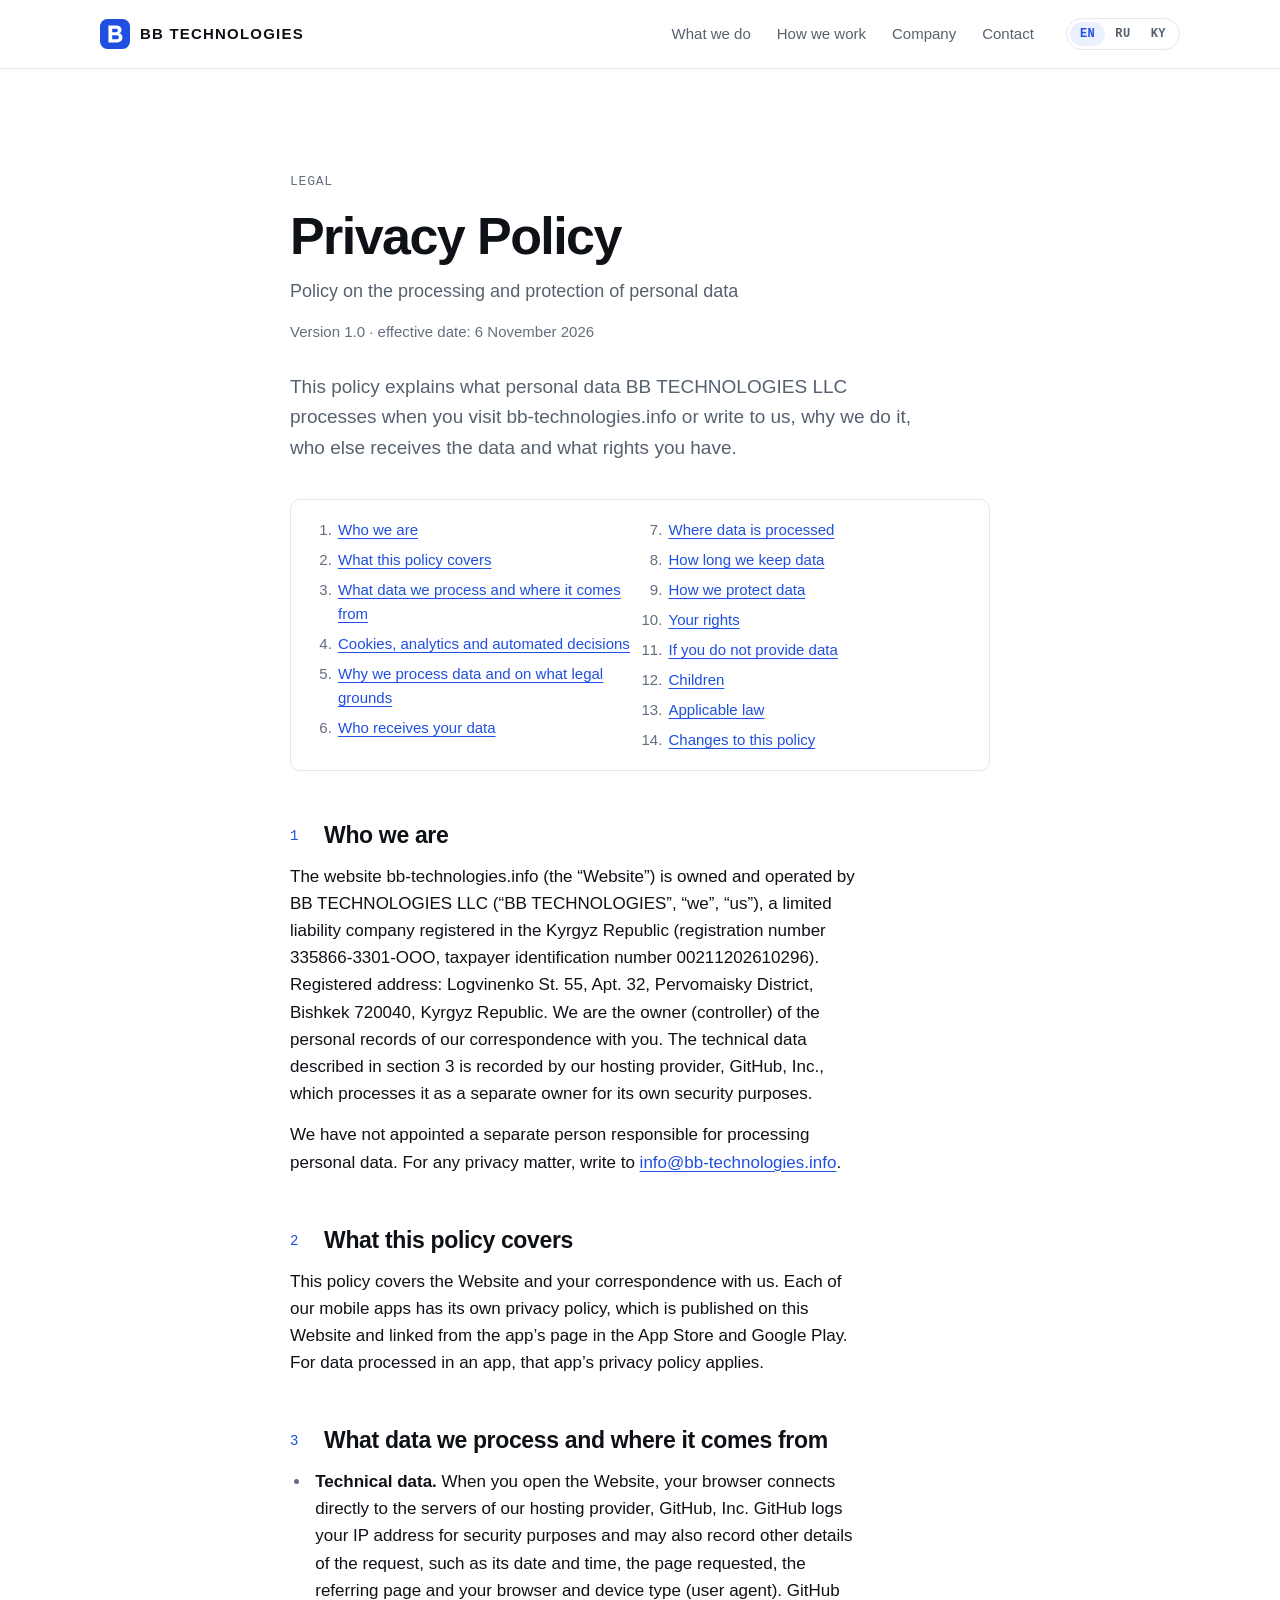
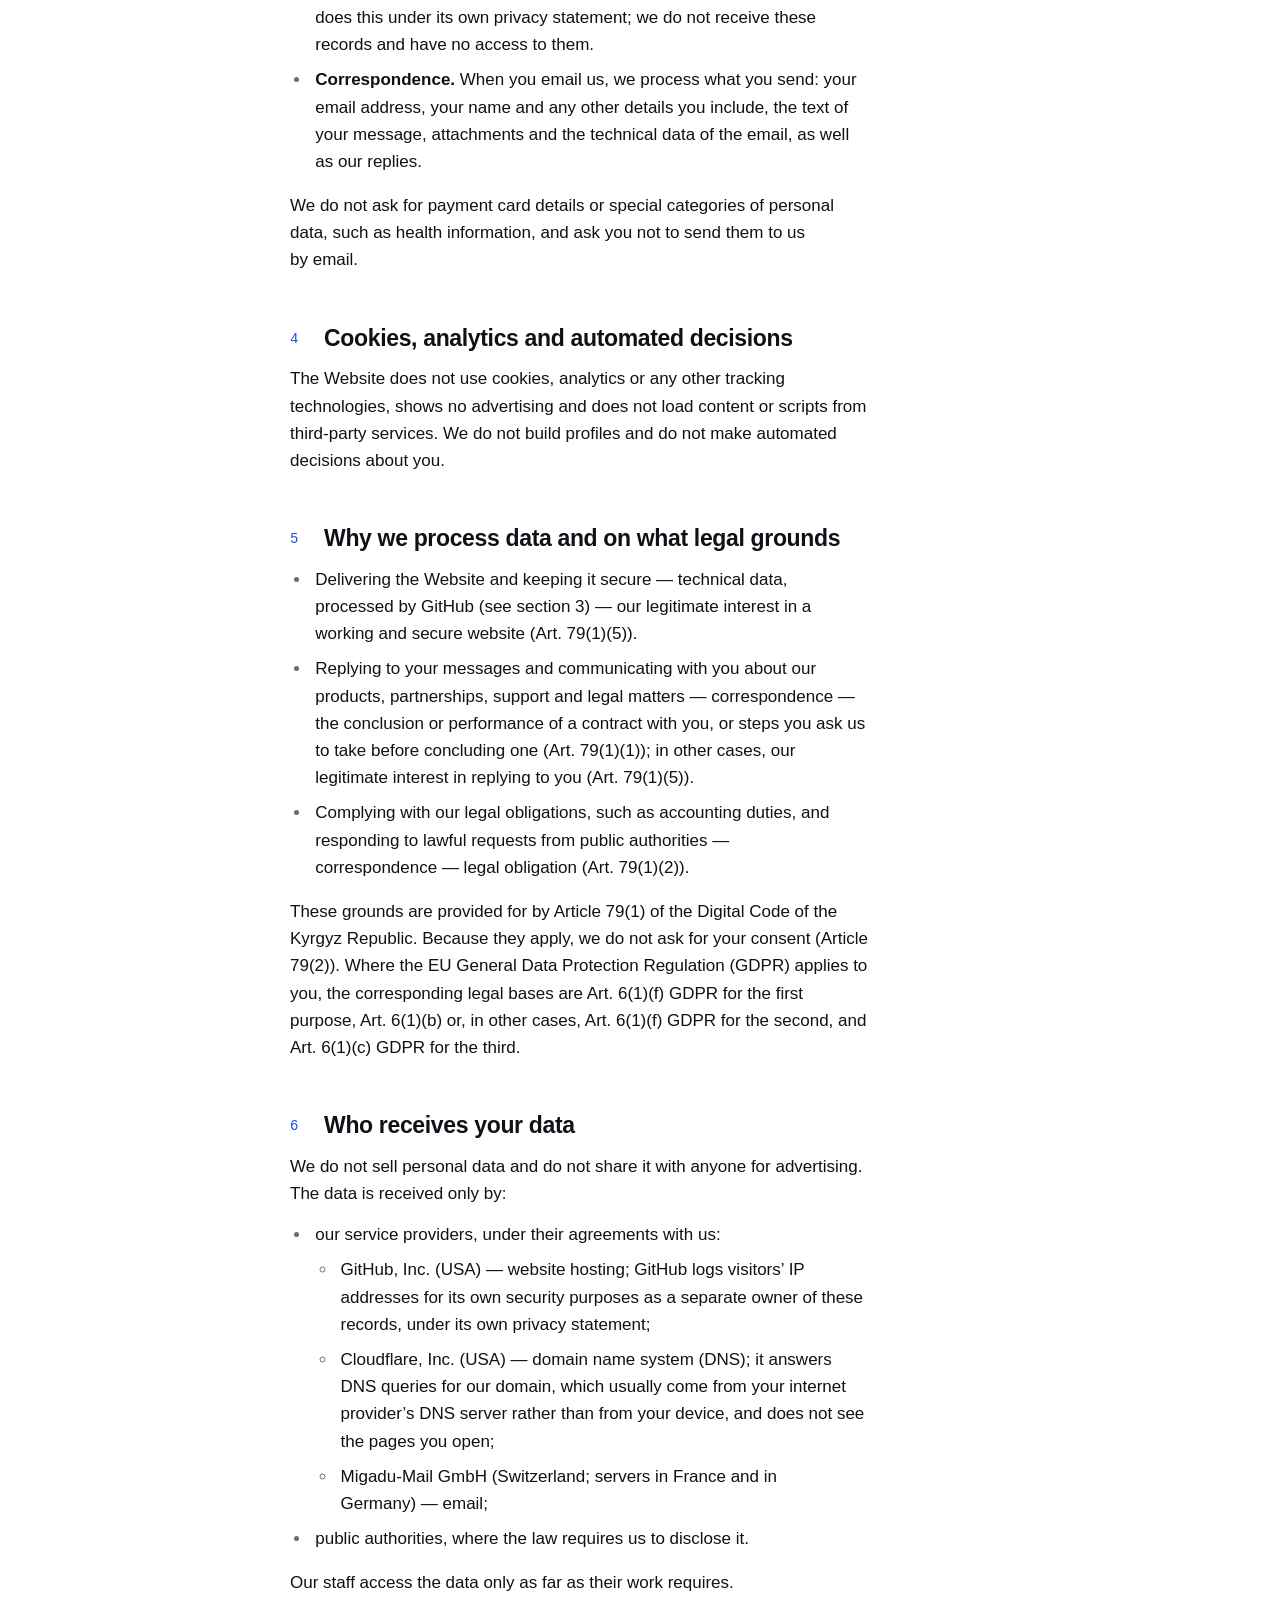
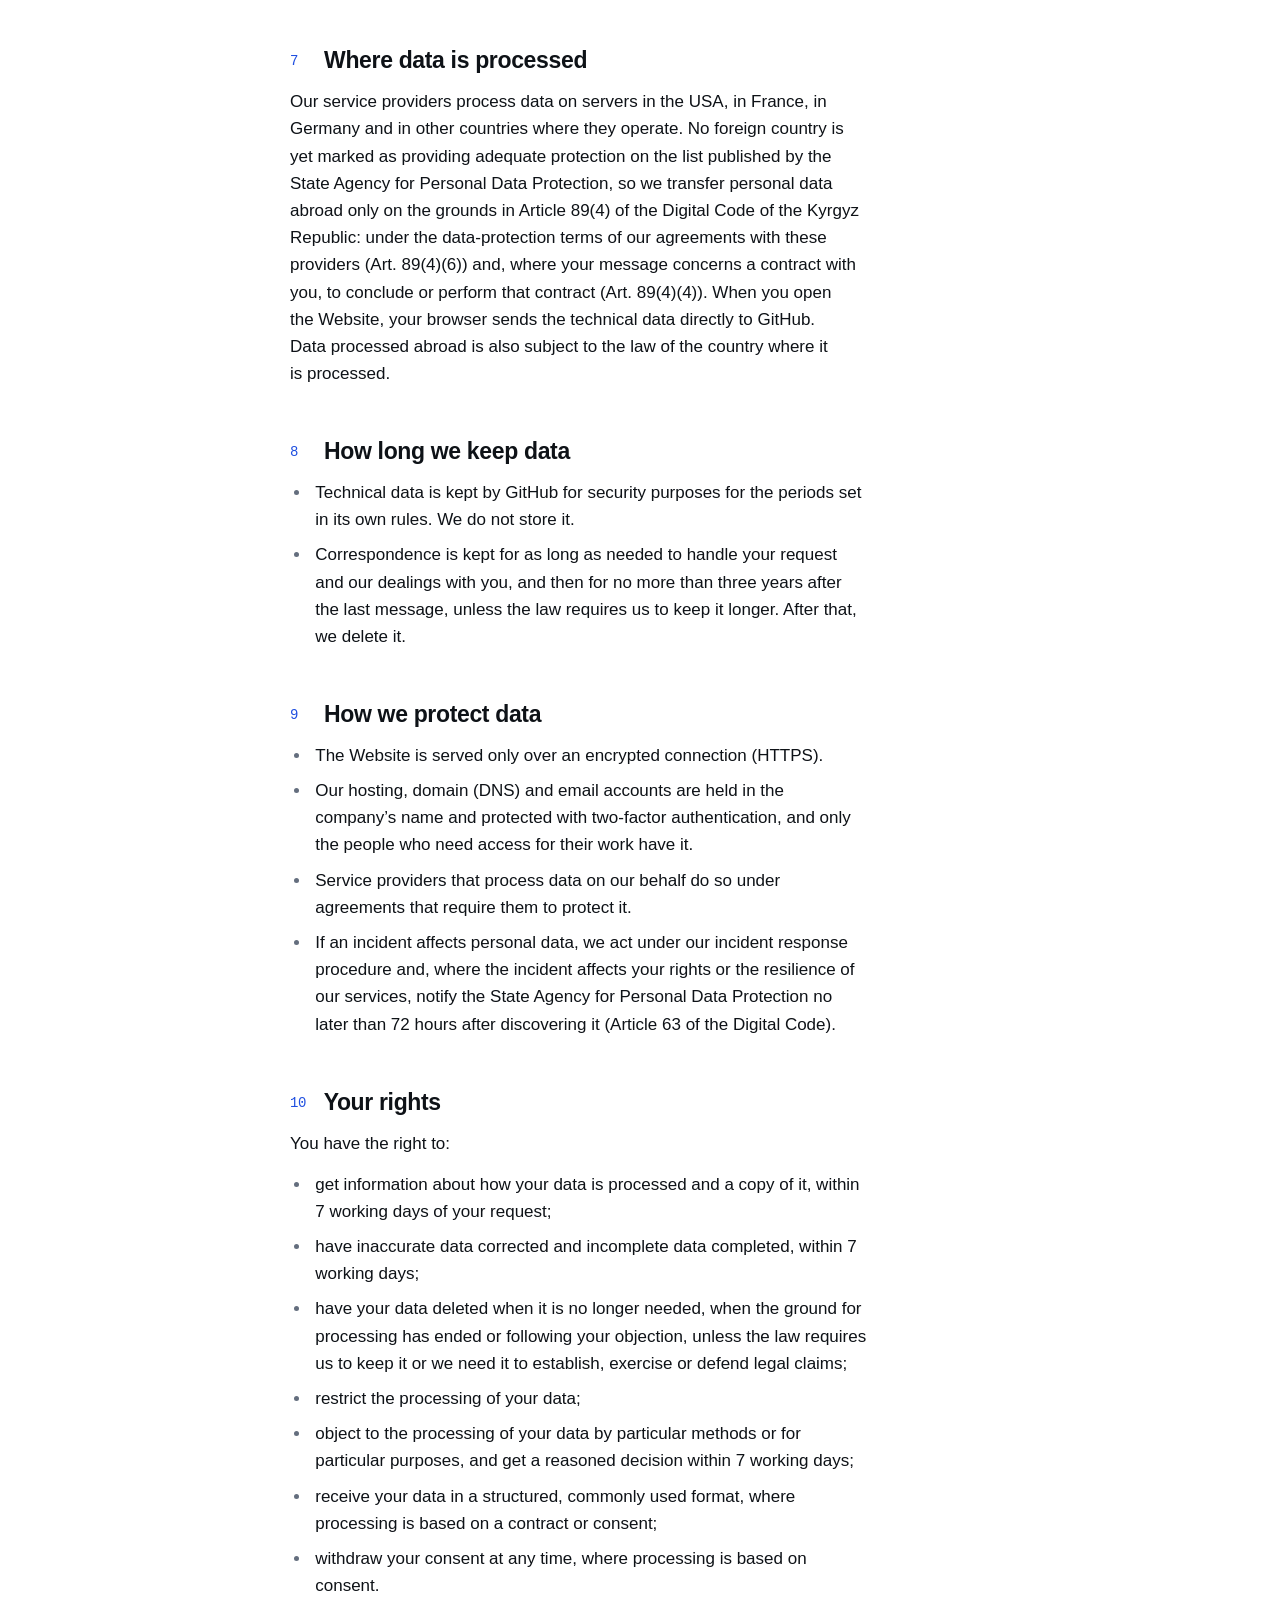
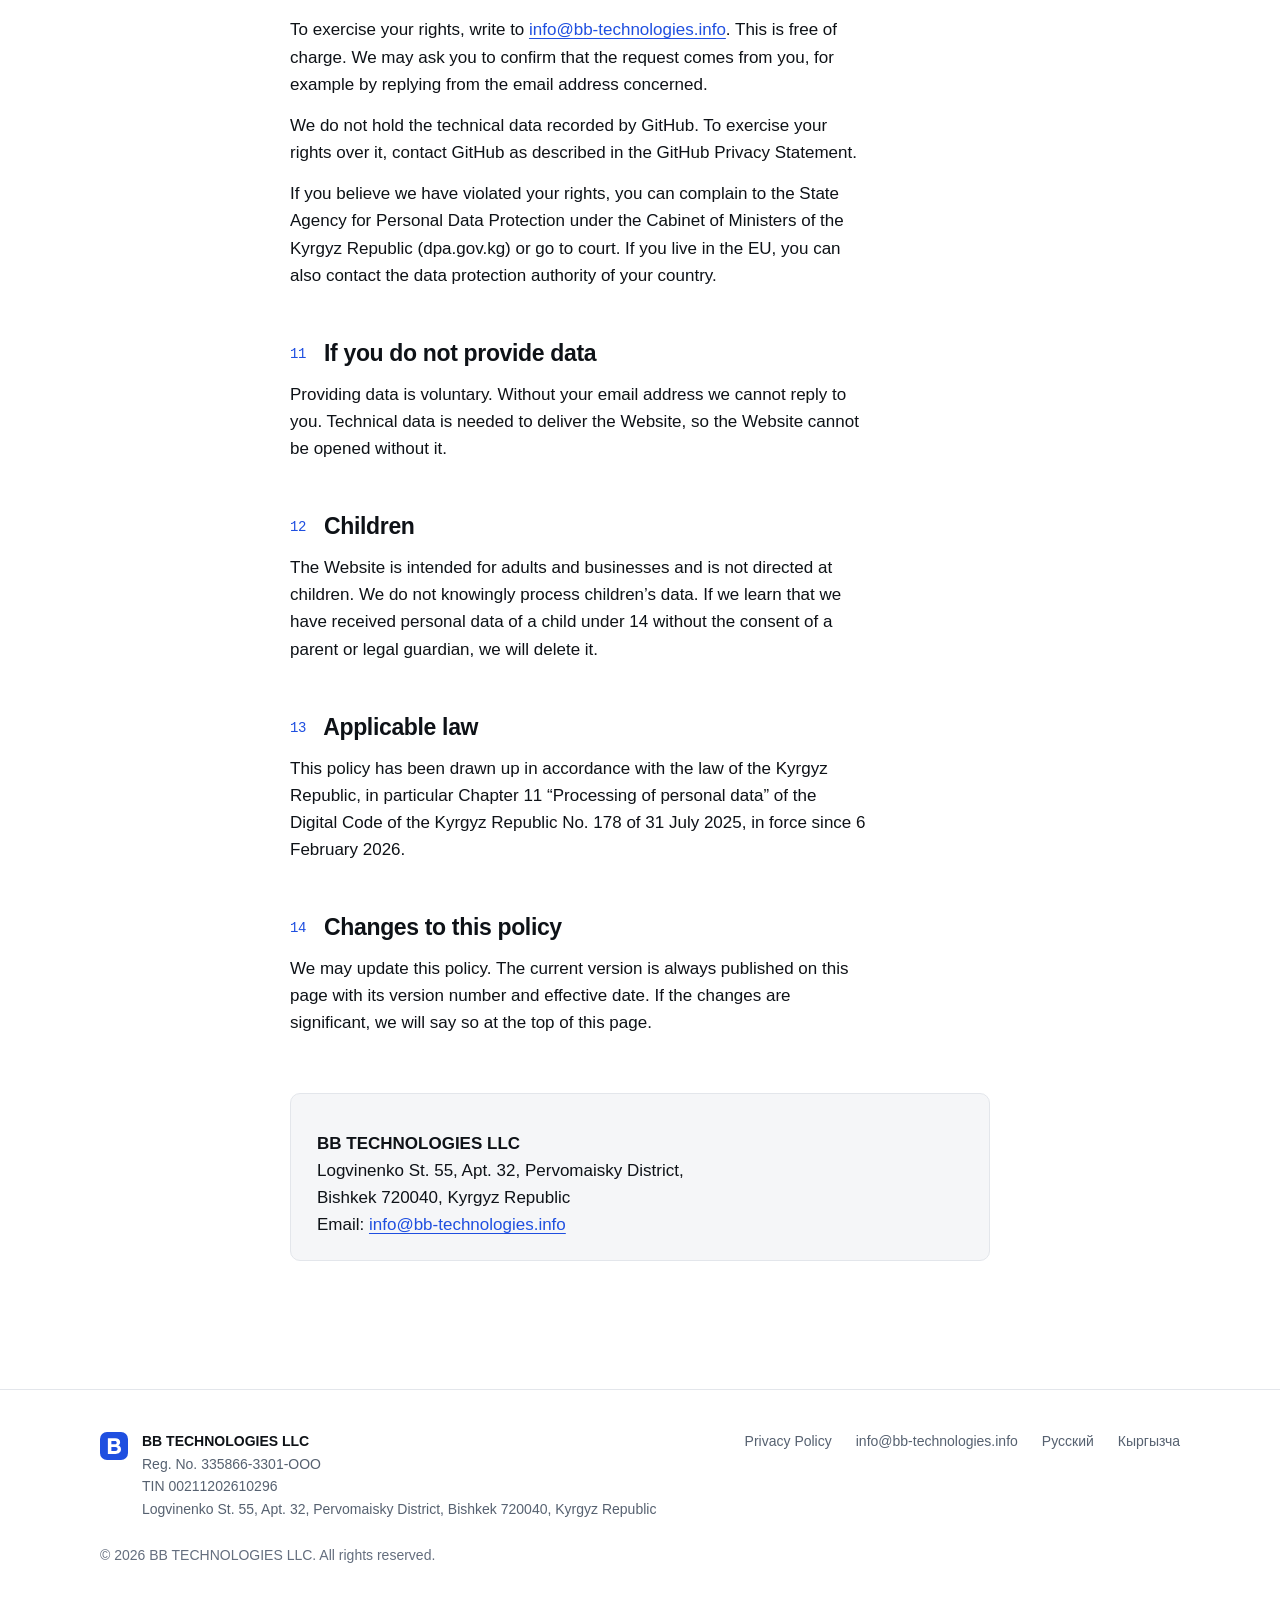
<file: privacy/index.html>
<!doctype html>
<html lang="en">
<head>
<meta charset="utf-8">
<meta name="viewport" content="width=device-width, initial-scale=1">
<meta http-equiv="Content-Security-Policy" content="default-src 'none'; img-src 'self' data:; style-src 'self'; base-uri 'none'; form-action 'none'">
<meta name="referrer" content="strict-origin-when-cross-origin">
<title>Privacy Policy — BB TECHNOLOGIES LLC</title>
<meta name="description" content="What personal data BB TECHNOLOGIES LLC processes on its website and in correspondence, why, who receives it and what rights you have.">
<link rel="canonical" href="https://bb-technologies.info/privacy/">
<link rel="alternate" hreflang="en" href="https://bb-technologies.info/privacy/">
<link rel="alternate" hreflang="ru" href="https://bb-technologies.info/ru/privacy/">
<link rel="alternate" hreflang="ky" href="https://bb-technologies.info/ky/privacy/">
<link rel="alternate" hreflang="x-default" href="https://bb-technologies.info/privacy/">
<meta name="theme-color" media="(prefers-color-scheme: light)" content="#ffffff">
<meta name="theme-color" media="(prefers-color-scheme: dark)" content="#0b0e13">
<meta property="og:type" content="website">
<meta property="og:site_name" content="BB TECHNOLOGIES">
<meta property="og:title" content="Privacy Policy — BB TECHNOLOGIES LLC">
<meta property="og:description" content="What personal data BB TECHNOLOGIES LLC processes on its website and in correspondence, why, who receives it and what rights you have.">
<meta property="og:locale" content="en_US">
<meta property="og:url" content="https://bb-technologies.info/privacy/">
<meta property="og:locale:alternate" content="ru_RU">
<meta property="og:locale:alternate" content="ky_KG">
<meta property="og:image" content="https://bb-technologies.info/assets/og.png">
<meta property="og:image:width" content="1200">
<meta property="og:image:height" content="630">
<meta name="twitter:card" content="summary_large_image">
<link rel="icon" href="/favicon.ico" sizes="32x32">
<link rel="icon" href="/assets/favicon.svg" type="image/svg+xml">
<link rel="apple-touch-icon" href="/assets/apple-touch-icon.png">
<link rel="stylesheet" href="/assets/site.css?v=ba6f74b566">

</head>
<body>
<a class="skip" href="#main">Skip to content</a>
<header class="site-header">
  <div class="container header-inner">
    <a class="brand" href="/" aria-label="BB TECHNOLOGIES, home page">
      <svg class="brand-mark" viewBox="0 0 32 32" aria-hidden="true" focusable="false"><rect class="tile" width="32" height="32" rx="8"/><path class="glyph" fill-rule="evenodd" d="M9 7h8.4c3.4 0 5.6 1.8 5.6 4.6 0 1.7-.9 3-2.4 3.6 2 .6 3.4 2.3 3.4 4.5 0 3.2-2.5 5.3-6.2 5.3H9V7Zm4 3.4V14h4c1.3 0 2.1-.7 2.1-1.8s-.8-1.8-2.1-1.8h-4Zm0 6.8v4.4h4.6c1.6 0 2.5-.8 2.5-2.2s-.9-2.2-2.5-2.2H13Z"/></svg>
      <span class="brand-name"><b>BB</b> TECHNOLOGIES</span>
    </a>
    <nav class="nav" aria-label="Main">
      <a href="/#services">What we do</a>
      <a href="/#approach">How we work</a>
      <a href="/#company">Company</a>
      <a href="/#contact">Contact</a>
    </nav>
    <nav class="lang" aria-label="Language">
      <a href="/privacy/" hreflang="en" lang="en" title="English" aria-current="page">EN</a>
      <a href="/ru/privacy/" hreflang="ru" lang="ru" title="Русский">RU</a>
      <a href="/ky/privacy/" hreflang="ky" lang="ky" title="Кыргызча">KY</a>
    </nav>
  </div>
</header>
<main id="main">
<article class="legal">
  <div class="container legal-inner">
    <p class="label">Legal</p>
    <h1>Privacy Policy</h1>
    <p class="subtitle">Policy on the processing and protection of personal data</p>
    <p class="updated">Version 1.0 · effective date: <span class="nw">6 November 2026</span></p>
    <p class="intro">This policy explains what personal data <span class="nw">BB TECHNOLOGIES LLC</span> processes when you visit bb-technologies.info or write to us, why we do it, who else receives the data and what rights you have.</p>

    <nav class="toc" aria-label="Contents">
      <ol>
        <li><a href="#who-we-are">Who we are</a></li>
        <li><a href="#scope">What this policy covers</a></li>
        <li><a href="#data">What data we process and where it comes from</a></li>
        <li><a href="#cookies">Cookies, analytics and automated decisions</a></li>
        <li><a href="#purposes">Why we process data and on what legal grounds</a></li>
        <li><a href="#sharing">Who receives your data</a></li>
        <li><a href="#transfers">Where data is processed</a></li>
        <li><a href="#retention">How long we keep data</a></li>
        <li><a href="#security">How we protect data</a></li>
        <li><a href="#rights">Your rights</a></li>
        <li><a href="#refusal">If you do not provide data</a></li>
        <li><a href="#children">Children</a></li>
        <li><a href="#law">Applicable law</a></li>
        <li><a href="#changes">Changes to this policy</a></li>
      </ol>
    </nav>

    <h2 id="who-we-are"><span class="n">1</span> Who we are</h2>
    <p>The website bb-technologies.info (the “Website”) is owned and operated by <span class="nw">BB TECHNOLOGIES LLC</span> (“<span class="nw">BB TECHNOLOGIES</span>”, “we”, “us”), a limited liability company registered in the Kyrgyz Republic (registration number <span class="nw">335866-3301-OOO</span>, taxpayer identification number 00211202610296). Registered address: <span class="nw">Logvinenko St. 55, Apt. 32</span>, <span class="nw">Pervomaisky District</span>, <span class="nw">Bishkek 720040</span>, <span class="nw">Kyrgyz Republic</span>. We are the owner (controller) of the personal records of our correspondence with you. The technical data described in section 3 is recorded by our hosting provider, GitHub, Inc., which processes it as a separate owner for its own security purposes.</p>
    <p>We have not appointed a separate person responsible for processing personal data. For any privacy matter, write to <a href="mailto:info@bb-technologies.info">info@bb-technologies.info</a>.</p>

    <h2 id="scope"><span class="n">2</span> What this policy covers</h2>
    <p>This policy covers the Website and your correspondence with us. Each of our mobile apps has its own privacy policy, which is published on this Website and linked from the app’s page in the App Store and Google Play. For data processed in an app, that app’s privacy policy applies.</p>

    <h2 id="data"><span class="n">3</span> What data we process and where it comes from</h2>
    <ul>
      <li><strong>Technical data.</strong> When you open the Website, your browser connects directly to the servers of our hosting provider, GitHub, Inc. GitHub logs your IP address for security purposes and may also record other details of the request, such as its date and time, the page requested, the referring page and your browser and device type (user agent). GitHub does this under its own privacy statement; we do not receive these records and have no access to them.</li>
      <li><strong>Correspondence.</strong> When you email us, we process what you send: your email address, your name and any other details you include, the text of your message, attachments and the technical data of the email, as well as our replies.</li>
    </ul>
    <p>We do not ask for payment card details or special categories of personal data, such as health information, and ask you not to send them to us by email.</p>

    <h2 id="cookies"><span class="n">4</span> Cookies, analytics and automated decisions</h2>
    <p>The Website does not use cookies, analytics or any other tracking technologies, shows no advertising and does not load content or scripts from third-party services. We do not build profiles and do not make automated decisions about you.</p>

    <h2 id="purposes"><span class="n">5</span> Why we process data and on what legal grounds</h2>
    <ul>
      <li>Delivering the Website and keeping it secure — technical data, processed by GitHub (see section 3) — our legitimate interest in a working and secure website (<span class="nw">Art. 79(1)(5)</span>).</li>
      <li>Replying to your messages and communicating with you about our products, partnerships, support and legal matters — correspondence — the conclusion or performance of a contract with you, or steps you ask us to take before concluding one (<span class="nw">Art. 79(1)(1)</span>); in other cases, our legitimate interest in replying to you (<span class="nw">Art. 79(1)(5)</span>).</li>
      <li>Complying with our legal obligations, such as accounting duties, and responding to lawful requests from public authorities — correspondence — legal obligation (<span class="nw">Art. 79(1)(2)</span>).</li>
    </ul>
    <p>These grounds are provided for by Article 79(1) of the Digital Code of the Kyrgyz Republic. Because they apply, we do not ask for your consent (Article 79(2)). Where the EU General Data Protection Regulation (GDPR) applies to you, the corresponding legal bases are <span class="nw">Art. 6(1)(f)</span> GDPR for the first purpose, <span class="nw">Art. 6(1)(b)</span> or, in other cases, <span class="nw">Art. 6(1)(f)</span> GDPR for the second, and <span class="nw">Art. 6(1)(c)</span> GDPR for the third.</p>

    <h2 id="sharing"><span class="n">6</span> Who receives your data</h2>
    <p>We do not sell personal data and do not share it with anyone for advertising. The data is received only by:</p>
    <ul>
      <li>our service providers, under their agreements with us:
        <ul>
          <li>GitHub, Inc. (USA) — website hosting; GitHub logs visitors’ IP addresses for its own security purposes as a separate owner of these records, under its own privacy statement;</li>
          <li>Cloudflare, Inc. (USA) — domain name system (DNS); it answers DNS queries for our domain, which usually come from your internet provider’s DNS server rather than from your device, and does not see the pages you open;</li>
          <li>Migadu-Mail GmbH (Switzerland; servers in France and in Germany) — email;</li>
        </ul>
      </li>
      <li>public authorities, where the law requires us to disclose it.</li>
    </ul>
    <p>Our staff access the data only as far as their work requires.</p>

    <h2 id="transfers"><span class="n">7</span> Where data is processed</h2>
    <p>Our service providers process data on servers in the USA, in France, in Germany and in other countries where they operate. No foreign country is yet marked as providing adequate protection on the list published by the State Agency for Personal Data Protection, so we transfer personal data abroad only on the grounds in Article 89(4) of the Digital Code of the Kyrgyz Republic: under the data-protection terms of our agreements with these providers (<span class="nw">Art. 89(4)(6)</span>) and, where your message concerns a contract with you, to conclude or perform that contract (<span class="nw">Art. 89(4)(4)</span>). When you open the Website, your browser sends the technical data directly to GitHub. Data processed abroad is also subject to the law of the country where it is processed.</p>

    <h2 id="retention"><span class="n">8</span> How long we keep data</h2>
    <ul>
      <li>Technical data is kept by GitHub for security purposes for the periods set in its own rules. We do not store it.</li>
      <li>Correspondence is kept for as long as needed to handle your request and our dealings with you, and then for no more than three years after the last message, unless the law requires us to keep it longer. After that, we delete it.</li>
    </ul>

    <h2 id="security"><span class="n">9</span> How we protect data</h2>
    <ul>
      <li>The Website is served only over an encrypted connection (HTTPS).</li>
      <li>Our hosting, domain (DNS) and email accounts are held in the company’s name and protected with two-factor authentication, and only the people who need access for their work have it.</li>
      <li>Service providers that process data on our behalf do so under agreements that require them to protect it.</li>
      <li>If an incident affects personal data, we act under our incident response procedure and, where the incident affects your rights or the resilience of our services, notify the State Agency for Personal Data Protection no later than 72 hours after discovering it (Article 63 of the Digital Code).</li>
    </ul>

    <h2 id="rights"><span class="n">10</span> Your rights</h2>
    <p>You have the right to:</p>
    <ul>
      <li>get information about how your data is processed and a copy of it, within 7 working days of your request;</li>
      <li>have inaccurate data corrected and incomplete data completed, within 7 working days;</li>
      <li>have your data deleted when it is no longer needed, when the ground for processing has ended or following your objection, unless the law requires us to keep it or we need it to establish, exercise or defend legal claims;</li>
      <li>restrict the processing of your data;</li>
      <li>object to the processing of your data by particular methods or for particular purposes, and get a reasoned decision within 7 working days;</li>
      <li>receive your data in a structured, commonly used format, where processing is based on a contract or consent;</li>
      <li>withdraw your consent at any time, where processing is based on consent.</li>
    </ul>
    <p>To exercise your rights, write to <a href="mailto:info@bb-technologies.info">info@bb-technologies.info</a>. This is free of charge. We may ask you to confirm that the request comes from you, for example by replying from the email address concerned.</p>
    <p>We do not hold the technical data recorded by GitHub. To exercise your rights over it, contact GitHub as described in the GitHub Privacy Statement.</p>
    <p>If you believe we have violated your rights, you can complain to the State Agency for Personal Data Protection under the Cabinet of Ministers of the Kyrgyz Republic (dpa.gov.kg) or go to court. If you live in the EU, you can also contact the data protection authority of your country.</p>

    <h2 id="refusal"><span class="n">11</span> If you do not provide data</h2>
    <p>Providing data is voluntary. Without your email address we cannot reply to you. Technical data is needed to deliver the Website, so the Website cannot be opened without it.</p>

    <h2 id="children"><span class="n">12</span> Children</h2>
    <p>The Website is intended for adults and businesses and is not directed at children. We do not knowingly process children’s data. If we learn that we have received personal data of a child under 14 without the consent of a parent or legal guardian, we will delete it.</p>

    <h2 id="law"><span class="n">13</span> Applicable law</h2>
    <p>This policy has been drawn up in accordance with the law of the Kyrgyz Republic, in particular Chapter 11 “Processing of personal data” of the Digital Code of the Kyrgyz Republic No. 178 of 31 July 2025, in force since 6 February 2026.</p>

    <h2 id="changes"><span class="n">14</span> Changes to this policy</h2>
    <p>We may update this policy. The current version is always published on this page with its version number and effective date. If the changes are significant, we will say so at the top of this page.</p>

    <div class="box">
      <p><strong><span class="nw">BB TECHNOLOGIES LLC</span></strong><br><span class="nw">Logvinenko St. 55, Apt. 32</span>, <span class="nw">Pervomaisky District</span>, <span class="nw">Bishkek 720040</span>, <span class="nw">Kyrgyz Republic</span><br>Email: <a href="mailto:info@bb-technologies.info">info@bb-technologies.info</a></p>
    </div>
  </div>
</article>
</main>
<footer class="site-footer">
  <div class="container footer-inner">
    <div class="footer-brand">
      <svg class="brand-mark" viewBox="0 0 32 32" aria-hidden="true" focusable="false"><rect class="tile" width="32" height="32" rx="8"/><path class="glyph" fill-rule="evenodd" d="M9 7h8.4c3.4 0 5.6 1.8 5.6 4.6 0 1.7-.9 3-2.4 3.6 2 .6 3.4 2.3 3.4 4.5 0 3.2-2.5 5.3-6.2 5.3H9V7Zm4 3.4V14h4c1.3 0 2.1-.7 2.1-1.8s-.8-1.8-2.1-1.8h-4Zm0 6.8v4.4h4.6c1.6 0 2.5-.8 2.5-2.2s-.9-2.2-2.5-2.2H13Z"/></svg>
      <p><strong class="nw">BB TECHNOLOGIES LLC</strong><br><span class="nw">Reg. No. 335866-3301-OOO</span><br><span class="nw">TIN 00211202610296</span><br><span class="nw">Logvinenko St. 55, Apt. 32</span>, <span class="nw">Pervomaisky District</span>, <span class="nw">Bishkek 720040</span>, <span class="nw">Kyrgyz Republic</span></p>
    </div>
    <nav class="footer-nav" aria-label="Footer">
      <a href="/privacy/">Privacy Policy</a>
      <a href="mailto:info@bb-technologies.info">info@bb-technologies.info</a>
      <a href="/ru/privacy/" hreflang="ru" lang="ru">Русский</a>
      <a href="/ky/privacy/" hreflang="ky" lang="ky">Кыргызча</a>
    </nav>
    <p class="copyright">© 2026 BB TECHNOLOGIES LLC. All rights reserved.</p>
  </div>
</footer>
</body>
</html>
</file>
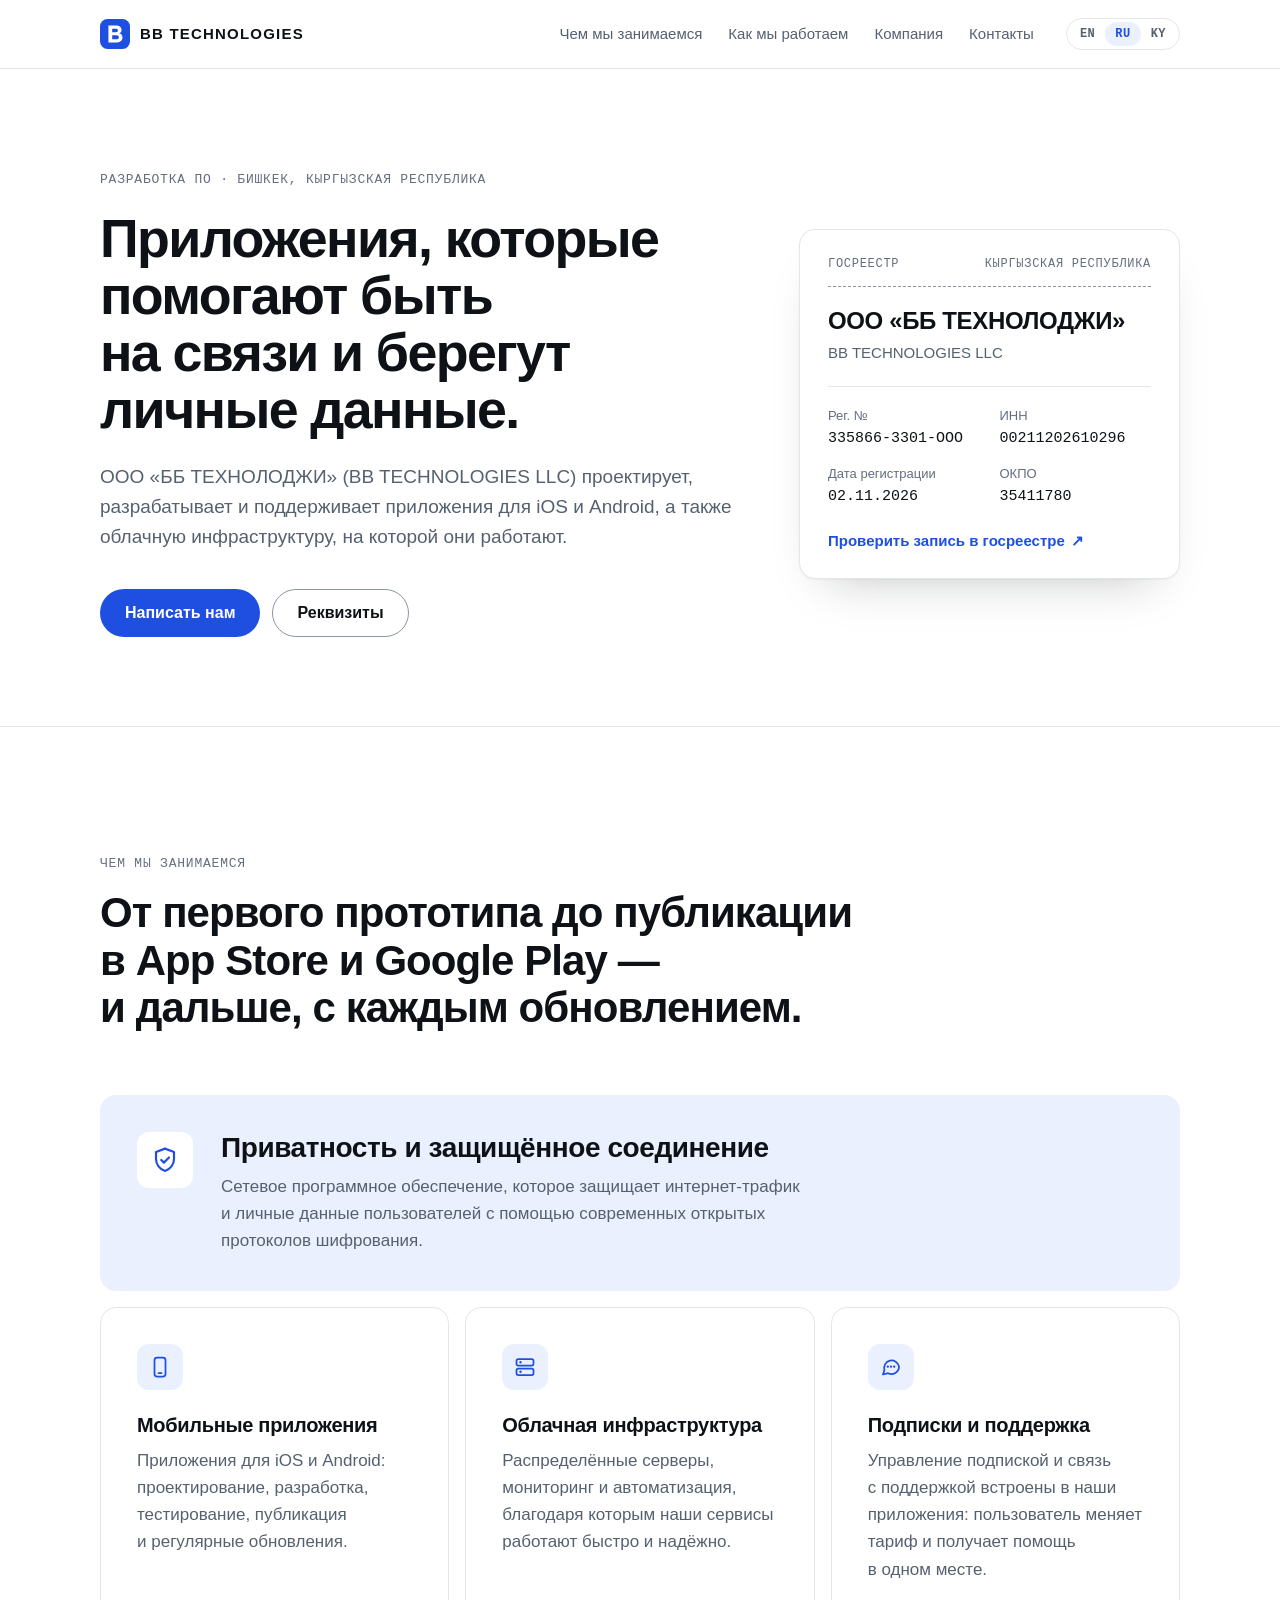
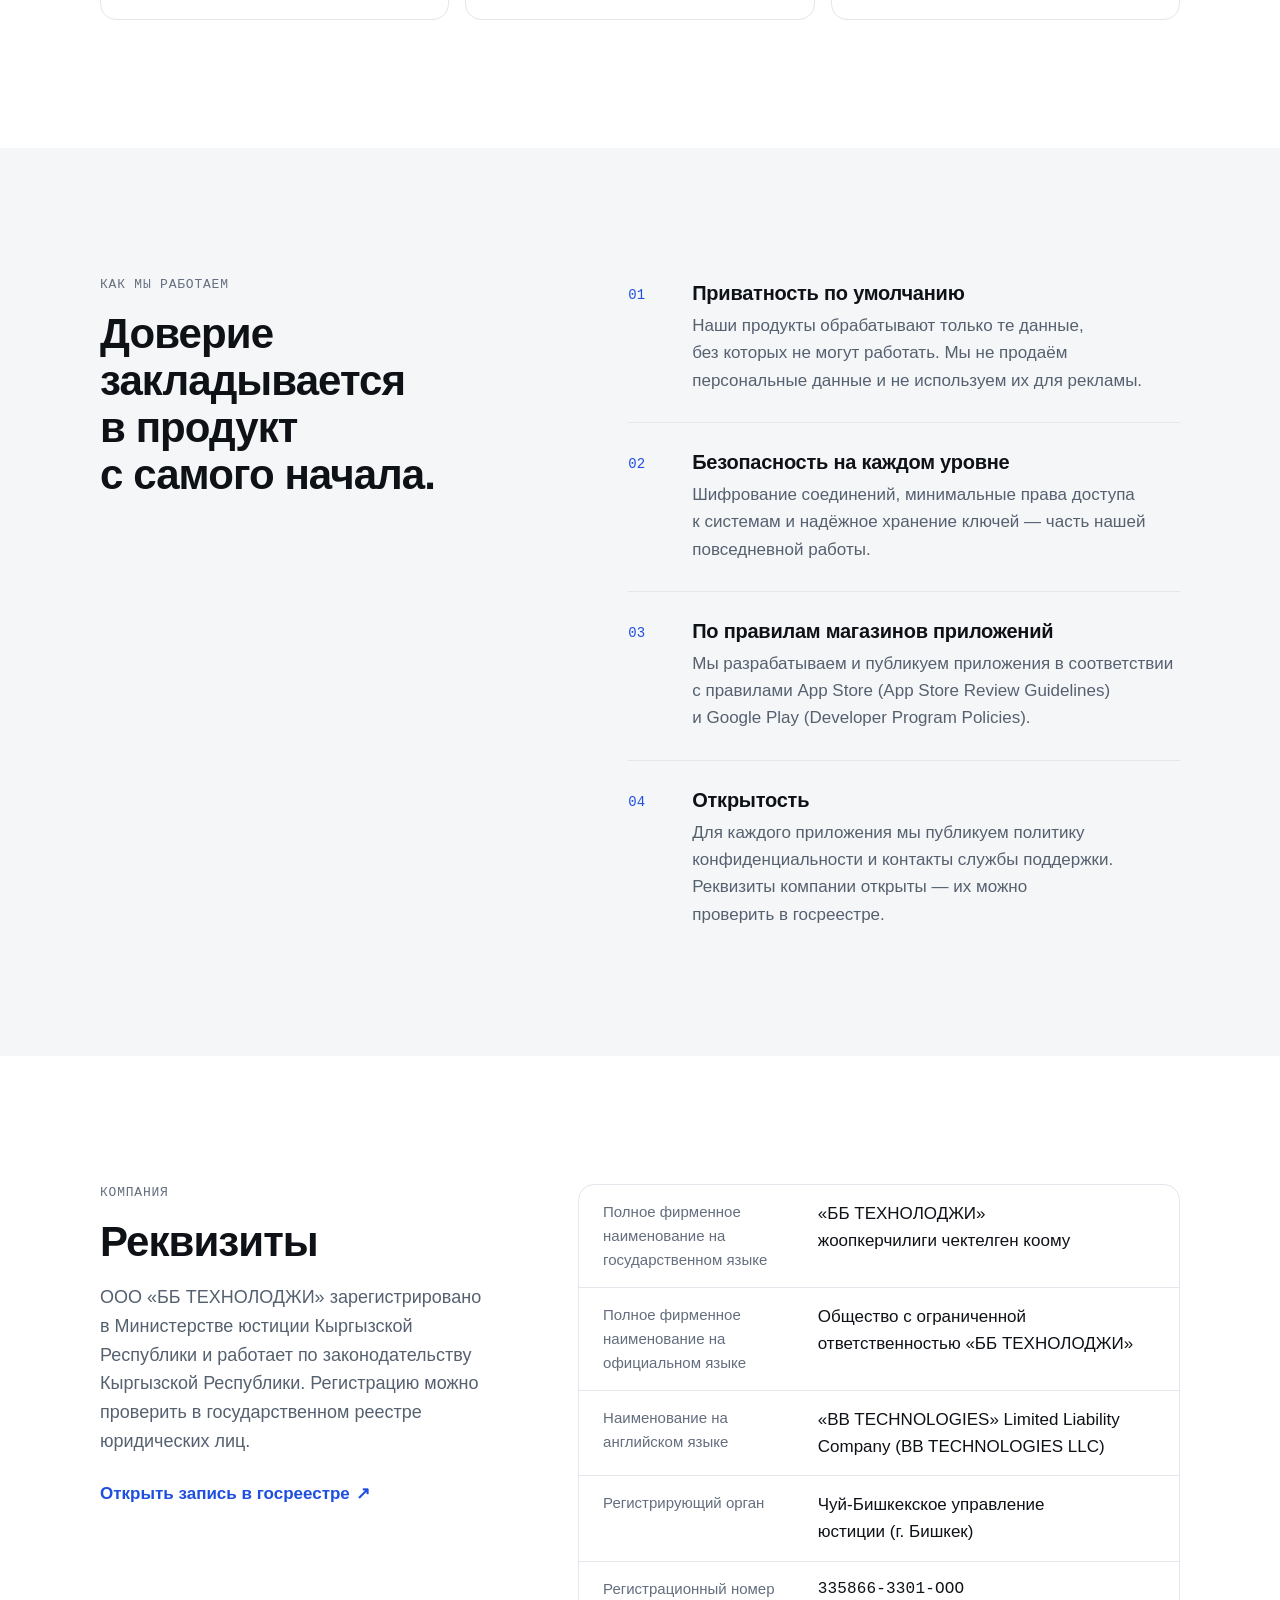
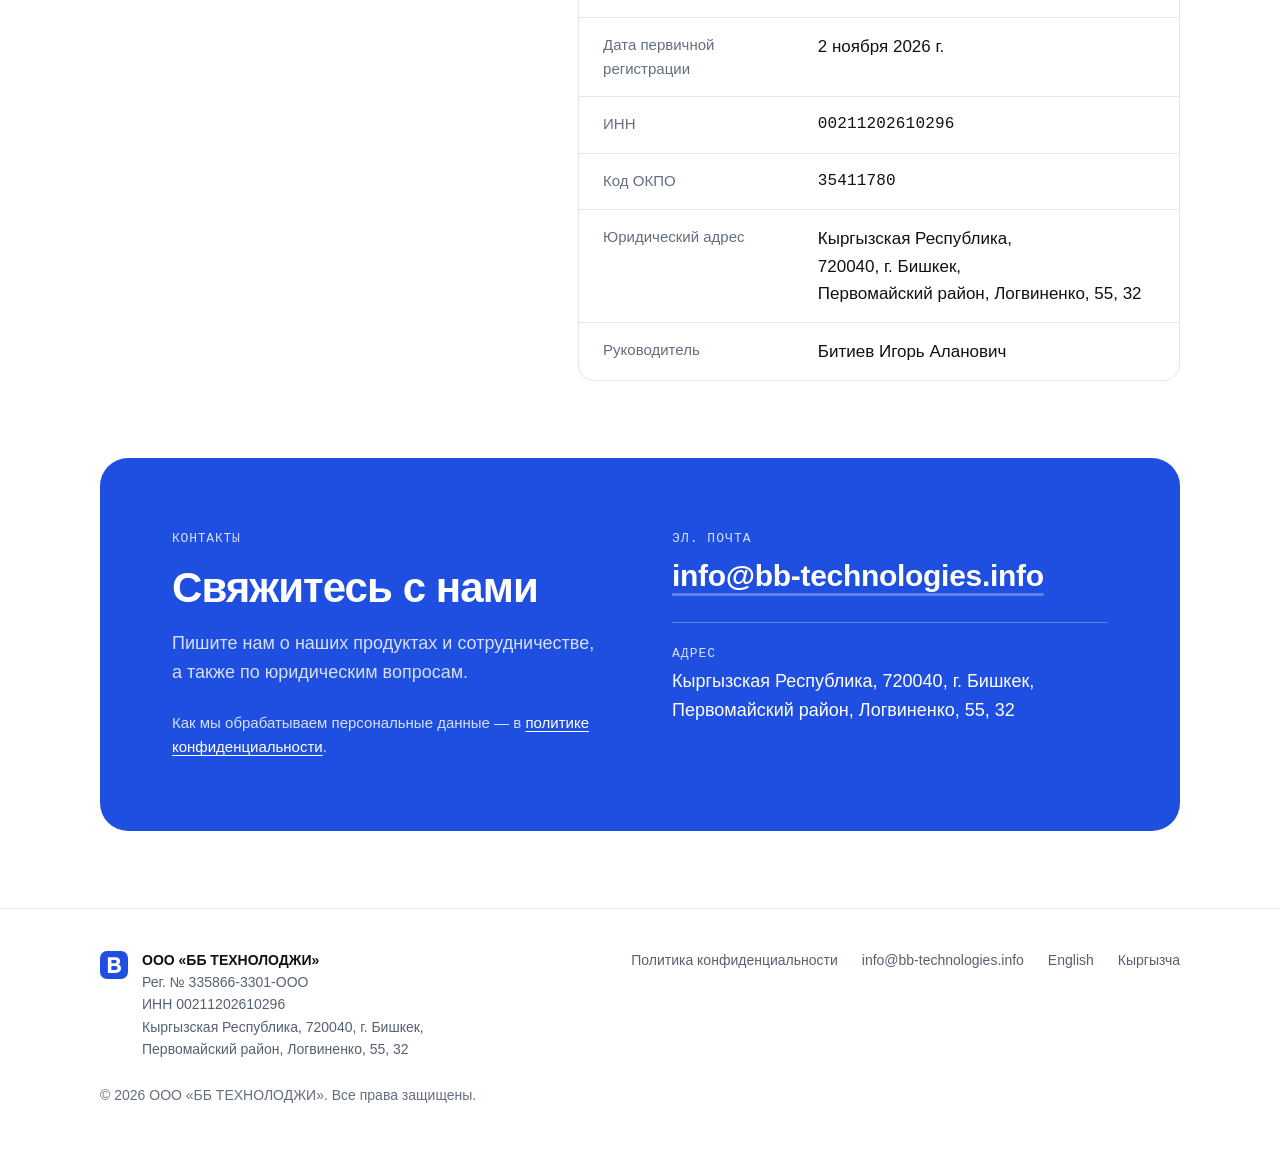
<file: ru/index.html>
<!doctype html>
<html lang="ru">
<head>
<meta charset="utf-8">
<meta name="viewport" content="width=device-width, initial-scale=1">
<meta http-equiv="Content-Security-Policy" content="default-src 'none'; img-src 'self' data:; style-src 'self'; base-uri 'none'; form-action 'none'">
<meta name="referrer" content="strict-origin-when-cross-origin">
<title>ООО «ББ ТЕХНОЛОДЖИ» — мобильные приложения и защищённое соединение</title>
<meta name="description" content="ООО «ББ ТЕХНОЛОДЖИ» — разработчик ПО из Бишкека. Создаём и поддерживаем приложения для iOS и Android, а также облачную инфраструктуру, на которой они работают.">
<link rel="canonical" href="https://bb-technologies.info/ru/">
<link rel="alternate" hreflang="en" href="https://bb-technologies.info/">
<link rel="alternate" hreflang="ru" href="https://bb-technologies.info/ru/">
<link rel="alternate" hreflang="ky" href="https://bb-technologies.info/ky/">
<link rel="alternate" hreflang="x-default" href="https://bb-technologies.info/">
<meta name="theme-color" media="(prefers-color-scheme: light)" content="#ffffff">
<meta name="theme-color" media="(prefers-color-scheme: dark)" content="#0b0e13">
<meta property="og:type" content="website">
<meta property="og:site_name" content="BB TECHNOLOGIES">
<meta property="og:title" content="ООО «ББ ТЕХНОЛОДЖИ» — мобильные приложения и защищённое соединение">
<meta property="og:description" content="ООО «ББ ТЕХНОЛОДЖИ» — разработчик ПО из Бишкека. Создаём и поддерживаем приложения для iOS и Android, а также облачную инфраструктуру, на которой они работают.">
<meta property="og:locale" content="ru_RU">
<meta property="og:url" content="https://bb-technologies.info/ru/">
<meta property="og:locale:alternate" content="en_US">
<meta property="og:locale:alternate" content="ky_KG">
<meta property="og:image" content="https://bb-technologies.info/assets/og.png">
<meta property="og:image:width" content="1200">
<meta property="og:image:height" content="630">
<meta name="twitter:card" content="summary_large_image">
<link rel="icon" href="/favicon.ico" sizes="32x32">
<link rel="icon" href="/assets/favicon.svg" type="image/svg+xml">
<link rel="apple-touch-icon" href="/assets/apple-touch-icon.png">
<link rel="stylesheet" href="/assets/site.css?v=ba6f74b566">
<script type="application/ld+json">
{
  "@context": "https://schema.org",
  "@type": "Organization",
  "@id": "https://bb-technologies.info/#organization",
  "name": "BB TECHNOLOGIES LLC",
  "legalName": "«BB TECHNOLOGIES» Limited Liability Company",
  "alternateName": [
    "BB TECHNOLOGIES",
    "«ББ ТЕХНОЛОДЖИ» жоопкерчилиги чектелген коому",
    "Общество с ограниченной ответственностью «ББ ТЕХНОЛОДЖИ»"
  ],
  "url": "https://bb-technologies.info/",
  "email": "info@bb-technologies.info",
  "foundingDate": "2026-11-02",
  "taxID": "00211202610296",
  "identifier": [
    {
      "@type": "PropertyValue",
      "propertyID": "Registration number",
      "value": "335866-3301-OOO"
    },
    {
      "@type": "PropertyValue",
      "propertyID": "OKPO",
      "value": "35411780"
    }
  ],
  "address": {
    "@type": "PostalAddress",
    "streetAddress": "Logvinenko St. 55, Apt. 32",
    "addressLocality": "Bishkek",
    "addressCountry": "KG",
    "postalCode": "720040"
  },
  "sameAs": [
    "https://record.minjust.gov.kg/view/00211202610296"
  ],
  "logo": "https://bb-technologies.info/assets/logo-512.png"
}
</script>
</head>
<body>
<a class="skip" href="#main">Перейти к содержанию</a>
<header class="site-header">
  <div class="container header-inner">
    <a class="brand" href="/ru/" aria-label="BB TECHNOLOGIES, главная страница">
      <svg class="brand-mark" viewBox="0 0 32 32" aria-hidden="true" focusable="false"><rect class="tile" width="32" height="32" rx="8"/><path class="glyph" fill-rule="evenodd" d="M9 7h8.4c3.4 0 5.6 1.8 5.6 4.6 0 1.7-.9 3-2.4 3.6 2 .6 3.4 2.3 3.4 4.5 0 3.2-2.5 5.3-6.2 5.3H9V7Zm4 3.4V14h4c1.3 0 2.1-.7 2.1-1.8s-.8-1.8-2.1-1.8h-4Zm0 6.8v4.4h4.6c1.6 0 2.5-.8 2.5-2.2s-.9-2.2-2.5-2.2H13Z"/></svg>
      <span class="brand-name"><b>BB</b> TECHNOLOGIES</span>
    </a>
    <nav class="nav" aria-label="Основное меню">
      <a href="/ru/#services">Чем мы занимаемся</a>
      <a href="/ru/#approach">Как мы работаем</a>
      <a href="/ru/#company">Компания</a>
      <a href="/ru/#contact">Контакты</a>
    </nav>
    <nav class="lang" aria-label="Язык">
      <a href="/" hreflang="en" lang="en" title="English">EN</a>
      <a href="/ru/" hreflang="ru" lang="ru" title="Русский" aria-current="page">RU</a>
      <a href="/ky/" hreflang="ky" lang="ky" title="Кыргызча">KY</a>
    </nav>
  </div>
</header>
<main id="main">
<section class="hero">
  <div class="container hero-inner">
    <div class="hero-copy">
      <p class="label">Разработка ПО · Бишкек, Кыргызская Республика</p>
      <h1>Приложения, которые помогают быть на связи и берегут личные данные.</h1>
      <p class="lead"><span class="nw">ООО «ББ ТЕХНОЛОДЖИ»</span> (<span class="nw">BB TECHNOLOGIES LLC</span>) проектирует, разрабатывает и поддерживает приложения для iOS и Android, а также облачную инфраструктуру, на которой они работают.</p>
      <div class="actions">
        <a class="btn btn-primary" href="mailto:info@bb-technologies.info">Написать нам</a>
        <a class="btn btn-ghost" href="#company">Реквизиты</a>
      </div>
    </div>
    <div class="hero-art">
      <aside class="regcard" aria-labelledby="regcard-name">
        <p class="regcard-top"><span>Госреестр</span><span>Кыргызская Республика</span></p>
        <p class="regcard-name" id="regcard-name"><span class="nw">ООО «ББ ТЕХНОЛОДЖИ»</span></p>
        <p class="regcard-alt" lang="en"><span class="nw">BB TECHNOLOGIES LLC</span></p>
        <dl class="regcard-ids">
          <div><dt>Рег. №</dt><dd>335866-3301-ООО</dd></div>
          <div><dt>ИНН</dt><dd>00211202610296</dd></div>
          <div><dt>Дата регистрации</dt><dd><time datetime="2026-11-02">02.11.2026</time></dd></div>
          <div><dt>ОКПО</dt><dd>35411780</dd></div>
        </dl>
        <a class="regcard-link" href="https://record.minjust.gov.kg/view/00211202610296" rel="noopener noreferrer">Проверить запись в госреестре</a>
      </aside>
    </div>
  </div>
</section>

<section id="services" class="section" aria-labelledby="services-title">
  <div class="container">
    <div class="section-head">
      <p class="label">Чем мы занимаемся</p>
      <h2 id="services-title">От первого прототипа до публикации в App Store и Google Play — и дальше, с каждым обновлением.</h2>
    </div>
    <div class="cards">
      <article class="card card-lead">
        <svg class="icon" viewBox="0 0 24 24" aria-hidden="true" focusable="false"><path d="M12 2.9 4.8 5.6v5.5c0 4.4 3 8.3 7.2 9.7 4.2-1.4 7.2-5.3 7.2-9.7V5.6L12 2.9Z"/><path d="m9 12 2.1 2.1L15.2 10"/></svg>
        <h3>Приватность и защищённое соединение</h3>
        <p>Сетевое программное обеспечение, которое защищает интернет-трафик и личные данные пользователей с помощью современных открытых протоколов шифрования.</p>
      </article>
      <article class="card">
        <svg class="icon" viewBox="0 0 24 24" aria-hidden="true" focusable="false"><rect x="6.5" y="2.5" width="11" height="19" rx="2.6"/><path d="M10.5 18.2h3"/></svg>
        <h3>Мобильные приложения</h3>
        <p>Приложения для iOS и Android: проектирование, разработка, тестирование, публикация и регулярные обновления.</p>
      </article>
      <article class="card">
        <svg class="icon" viewBox="0 0 24 24" aria-hidden="true" focusable="false"><rect x="3.5" y="4" width="17" height="6.5" rx="1.8"/><rect x="3.5" y="13.5" width="17" height="6.5" rx="1.8"/><path class="pt" d="M7.5 7.25h.01M7.5 16.75h.01"/></svg>
        <h3>Облачная инфраструктура</h3>
        <p>Распределённые серверы, мониторинг и автоматизация, благодаря которым наши сервисы работают быстро и надёжно.</p>
      </article>
      <article class="card">
        <svg class="icon" viewBox="0 0 24 24" aria-hidden="true" focusable="false"><path d="M20 11.5a7.5 7.5 0 0 1-10.9 6.7L4 19.5l1.4-4.6A7.5 7.5 0 1 1 20 11.5Z"/><path class="pt" d="M8.8 11.6h.01M12 11.6h.01M15.2 11.6h.01"/></svg>
        <h3>Подписки и поддержка</h3>
        <p>Управление подпиской и связь с поддержкой встроены в наши приложения: пользователь меняет тариф и получает помощь в одном месте.</p>
      </article>
    </div>
  </div>
</section>

<section id="approach" class="section section-subtle" aria-labelledby="approach-title">
  <div class="container approach">
    <div class="section-head">
      <p class="label">Как мы работаем</p>
      <h2 id="approach-title">Доверие закладывается в продукт с самого начала.</h2>
    </div>
    <ol class="principles">
      <li>
        <span class="num" aria-hidden="true">01</span>
        <div>
          <h3>Приватность по умолчанию</h3>
          <p>Наши продукты обрабатывают только те данные, без которых не могут работать. Мы не продаём персональные данные и не используем их для рекламы.</p>
        </div>
      </li>
      <li>
        <span class="num" aria-hidden="true">02</span>
        <div>
          <h3>Безопасность на каждом уровне</h3>
          <p>Шифрование соединений, минимальные права доступа к системам и надёжное хранение ключей — часть нашей повседневной работы.</p>
        </div>
      </li>
      <li>
        <span class="num" aria-hidden="true">03</span>
        <div>
          <h3>По правилам магазинов приложений</h3>
          <p>Мы разрабатываем и публикуем приложения в соответствии с правилами App Store (App Store Review Guidelines) и Google Play (Developer Program Policies).</p>
        </div>
      </li>
      <li>
        <span class="num" aria-hidden="true">04</span>
        <div>
          <h3>Открытость</h3>
          <p>Для каждого приложения мы публикуем политику конфиденциальности и контакты службы поддержки. Реквизиты компании открыты — их можно проверить в госреестре.</p>
        </div>
      </li>
    </ol>
  </div>
</section>

<section id="company" class="section" aria-labelledby="company-title">
  <div class="container company">
    <div class="section-head">
      <p class="label">Компания</p>
      <h2 id="company-title">Реквизиты</h2>
      <p><span class="nw">ООО «ББ ТЕХНОЛОДЖИ»</span> зарегистрировано в Министерстве юстиции Кыргызской Республики и работает по законодательству Кыргызской Республики. Регистрацию можно проверить в государственном реестре юридических лиц.</p>
      <a class="link-arrow" href="https://record.minjust.gov.kg/view/00211202610296" rel="noopener noreferrer">Открыть запись в госреестре</a>
    </div>
    <dl class="details">
      <div><dt>Полное фирменное наименование на государственном языке</dt><dd lang="ky"><span class="nw">«ББ ТЕХНОЛОДЖИ»</span> жоопкерчилиги чектелген коому</dd></div>
      <div><dt>Полное фирменное наименование на официальном языке</dt><dd>Общество с ограниченной ответственностью <span class="nw">«ББ ТЕХНОЛОДЖИ»</span></dd></div>
      <div><dt>Наименование на английском языке</dt><dd lang="en">«<span class="nw">BB TECHNOLOGIES</span>» Limited Liability Company (<span class="nw">BB TECHNOLOGIES LLC</span>)</dd></div>
      <div><dt>Регистрирующий орган</dt><dd>Чуй-Бишкекское управление юстиции (г. Бишкек)</dd></div>
      <div><dt>Регистрационный номер</dt><dd class="id">335866-3301-ООО</dd></div>
      <div><dt>Дата первичной регистрации</dt><dd>2 ноября 2026 г.</dd></div>
      <div><dt>ИНН</dt><dd class="id">00211202610296</dd></div>
      <div><dt>Код ОКПО</dt><dd class="id">35411780</dd></div>
      <div><dt>Юридический адрес</dt><dd><span class="nw">Кыргызская Республика</span>, <span class="nw">720040</span>, <span class="nw">г. Бишкек</span>, <span class="nw">Первомайский район</span>, <span class="nw">Логвиненко, 55, 32</span></dd></div>
      <div><dt>Руководитель</dt><dd>Битиев Игорь Аланович</dd></div>
    </dl>
  </div>
</section>

<section id="contact" class="section section-contact" aria-labelledby="contact-title">
  <div class="container">
    <div class="contact-card">
      <div>
        <p class="label">Контакты</p>
        <h2 id="contact-title">Свяжитесь с нами</h2>
        <p>Пишите нам о наших продуктах и сотрудничестве, а также по юридическим вопросам.</p>
        <p class="contact-note">Как мы обрабатываем персональные данные — в <a href="/ru/privacy/">политике конфиденциальности</a>.</p>
      </div>
      <ul class="contact-list">
        <li><span class="k">Эл. почта</span><a class="v big" href="mailto:info@bb-technologies.info">info@<wbr>bb-technologies.info</a></li>
        
        <li><span class="k">Адрес</span><span class="v"><span class="nw">Кыргызская Республика</span>, <span class="nw">720040</span>, <span class="nw">г. Бишкек</span>, <span class="nw">Первомайский район</span>, <span class="nw">Логвиненко, 55, 32</span></span></li>
      </ul>
    </div>
  </div>
</section>
</main>
<footer class="site-footer">
  <div class="container footer-inner">
    <div class="footer-brand">
      <svg class="brand-mark" viewBox="0 0 32 32" aria-hidden="true" focusable="false"><rect class="tile" width="32" height="32" rx="8"/><path class="glyph" fill-rule="evenodd" d="M9 7h8.4c3.4 0 5.6 1.8 5.6 4.6 0 1.7-.9 3-2.4 3.6 2 .6 3.4 2.3 3.4 4.5 0 3.2-2.5 5.3-6.2 5.3H9V7Zm4 3.4V14h4c1.3 0 2.1-.7 2.1-1.8s-.8-1.8-2.1-1.8h-4Zm0 6.8v4.4h4.6c1.6 0 2.5-.8 2.5-2.2s-.9-2.2-2.5-2.2H13Z"/></svg>
      <p><strong class="nw">ООО «ББ ТЕХНОЛОДЖИ»</strong><br><span class="nw">Рег. № 335866-3301-ООО</span><br><span class="nw">ИНН 00211202610296</span><br><span class="nw">Кыргызская Республика</span>, <span class="nw">720040</span>, <span class="nw">г. Бишкек</span>, <span class="nw">Первомайский район</span>, <span class="nw">Логвиненко, 55, 32</span></p>
    </div>
    <nav class="footer-nav" aria-label="Дополнительное меню">
      <a href="/ru/privacy/">Политика конфиденциальности</a>
      <a href="mailto:info@bb-technologies.info">info@bb-technologies.info</a>
      <a href="/" hreflang="en" lang="en">English</a>
      <a href="/ky/" hreflang="ky" lang="ky">Кыргызча</a>
    </nav>
    <p class="copyright">© 2026 ООО «ББ ТЕХНОЛОДЖИ». Все права защищены.</p>
  </div>
</footer>
</body>
</html>
</file>
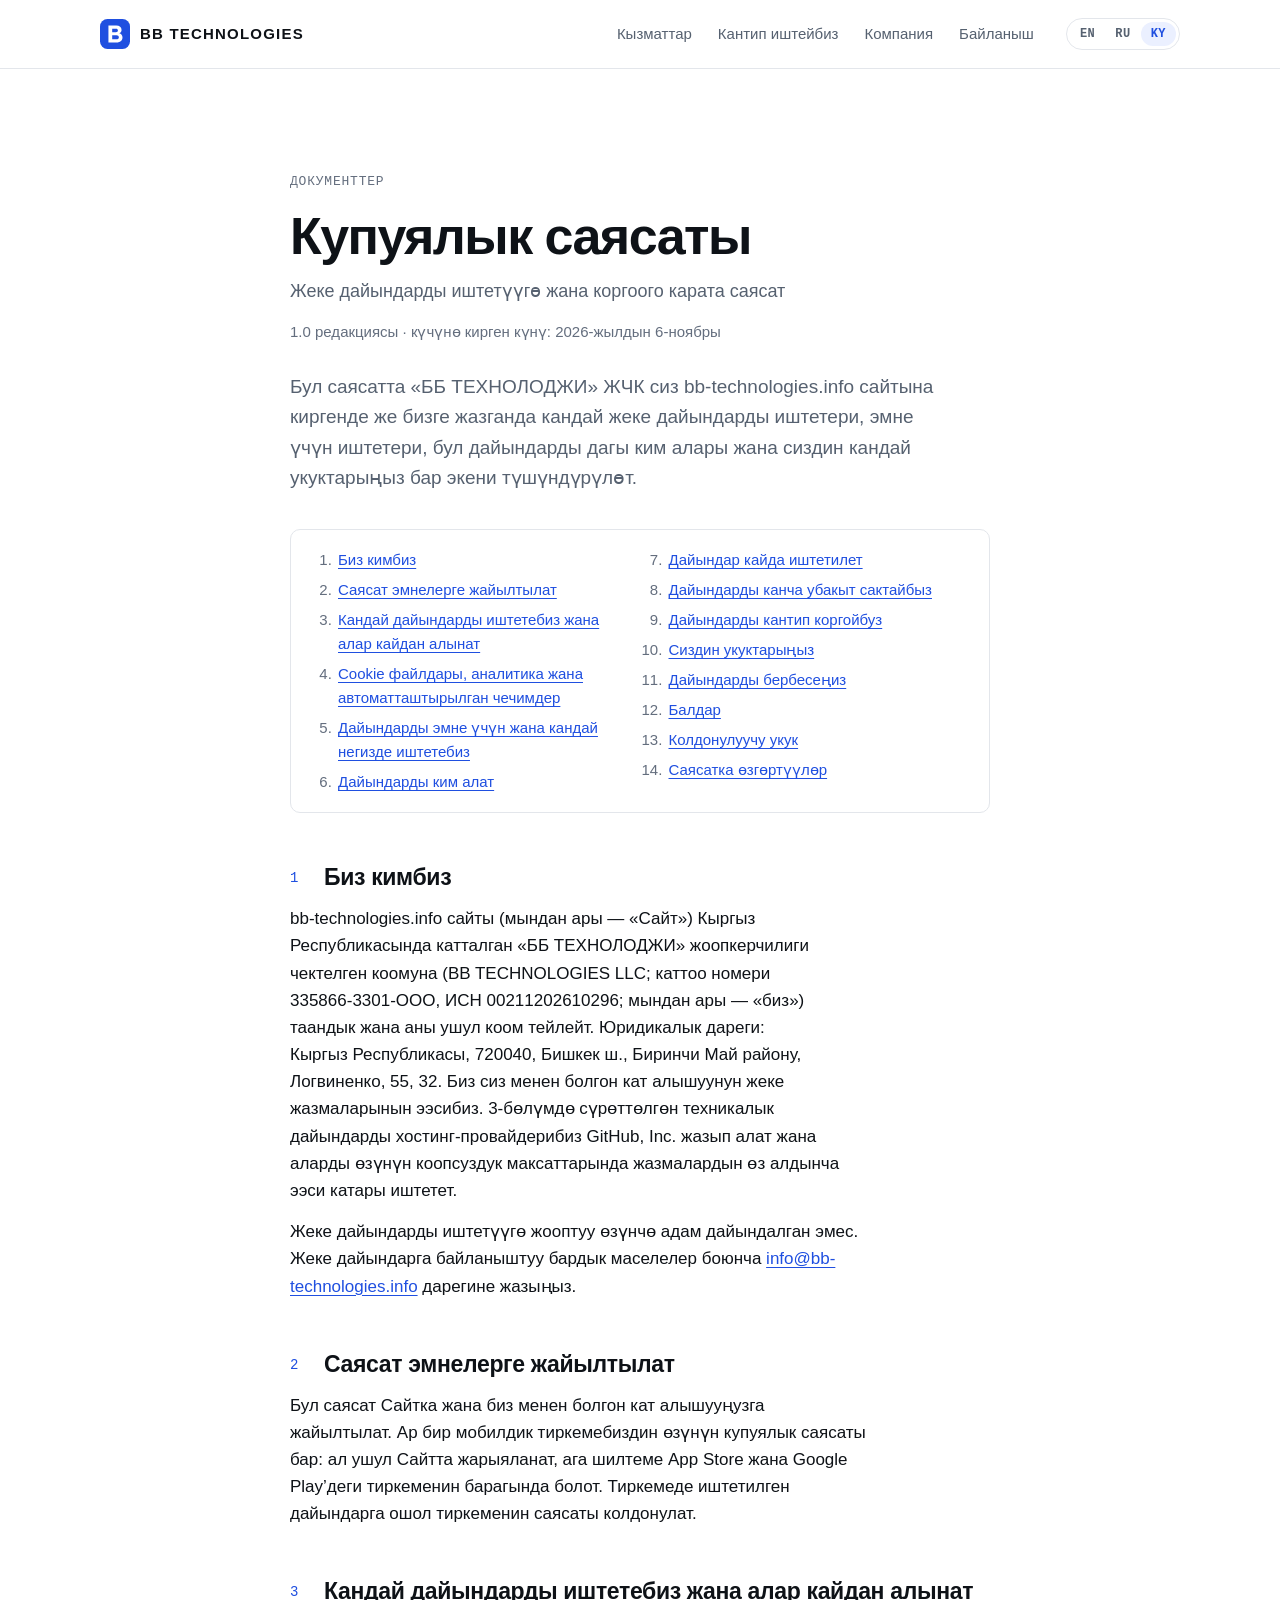
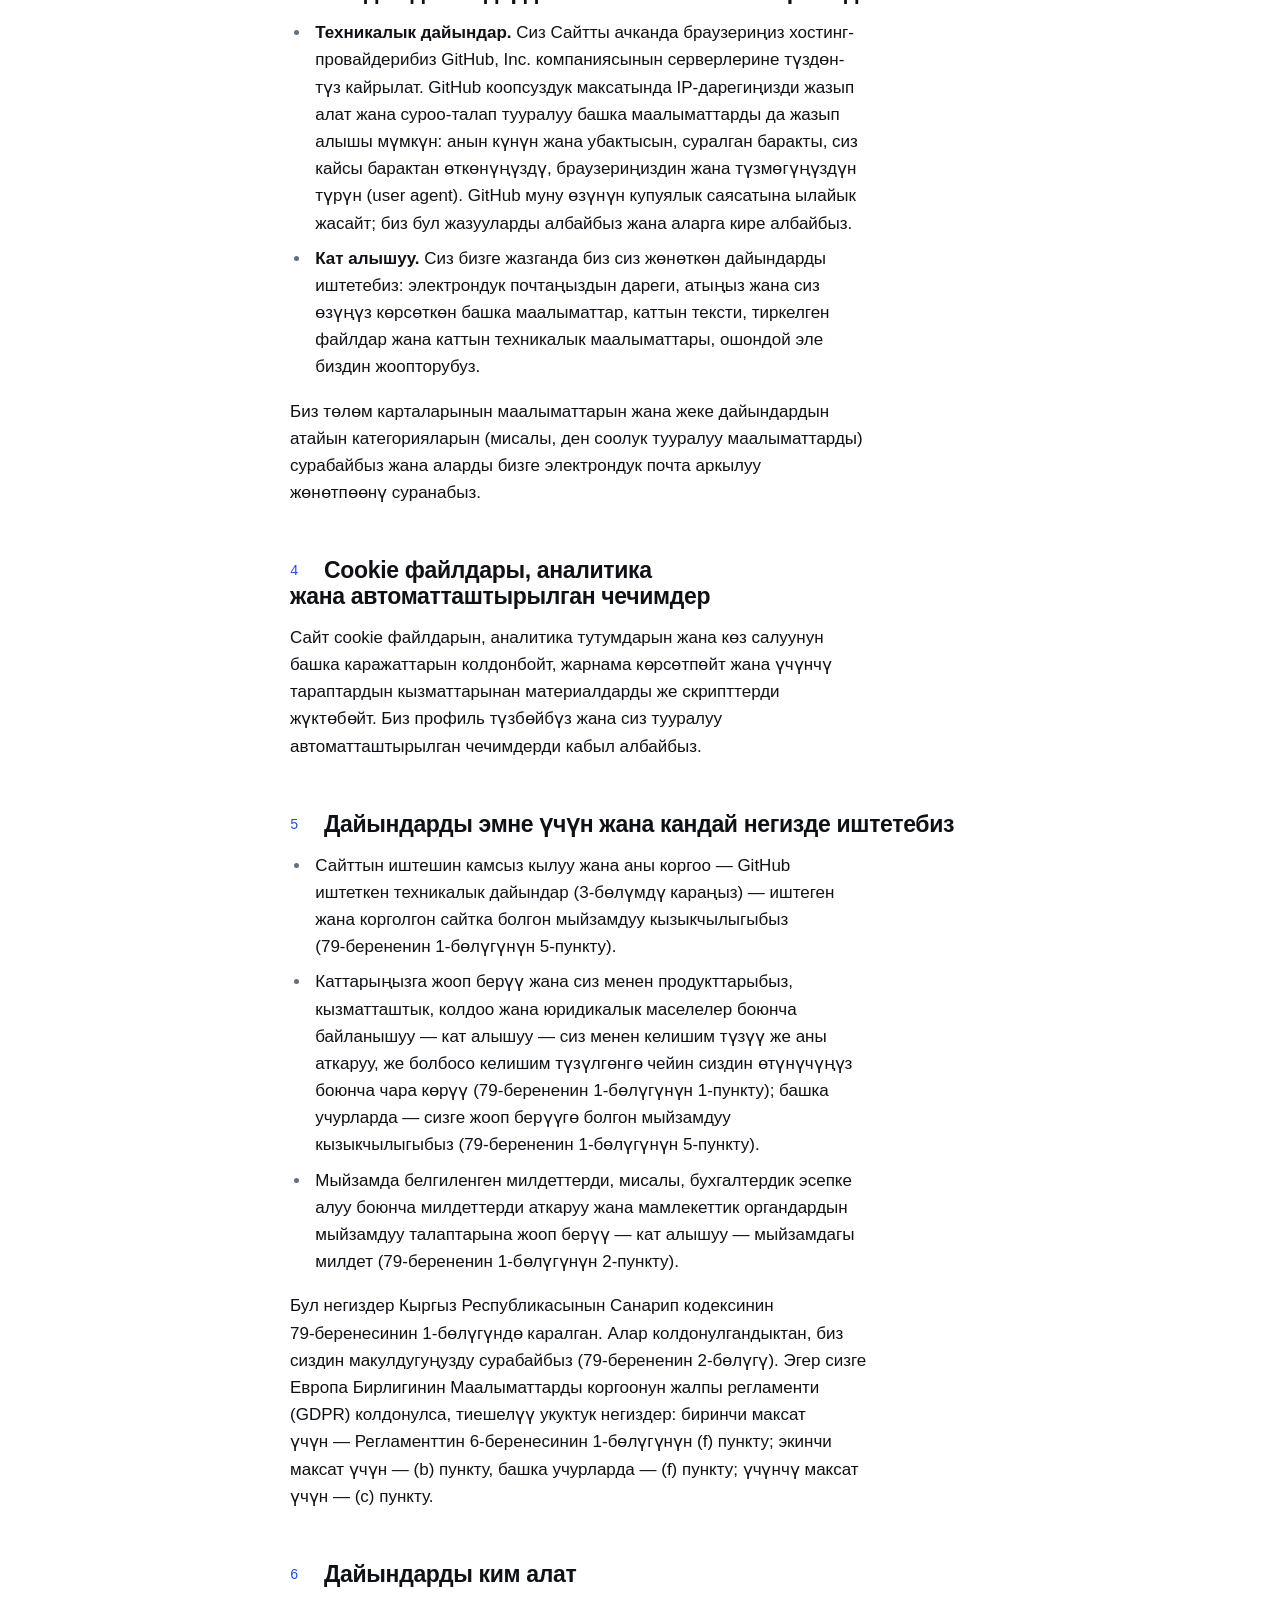
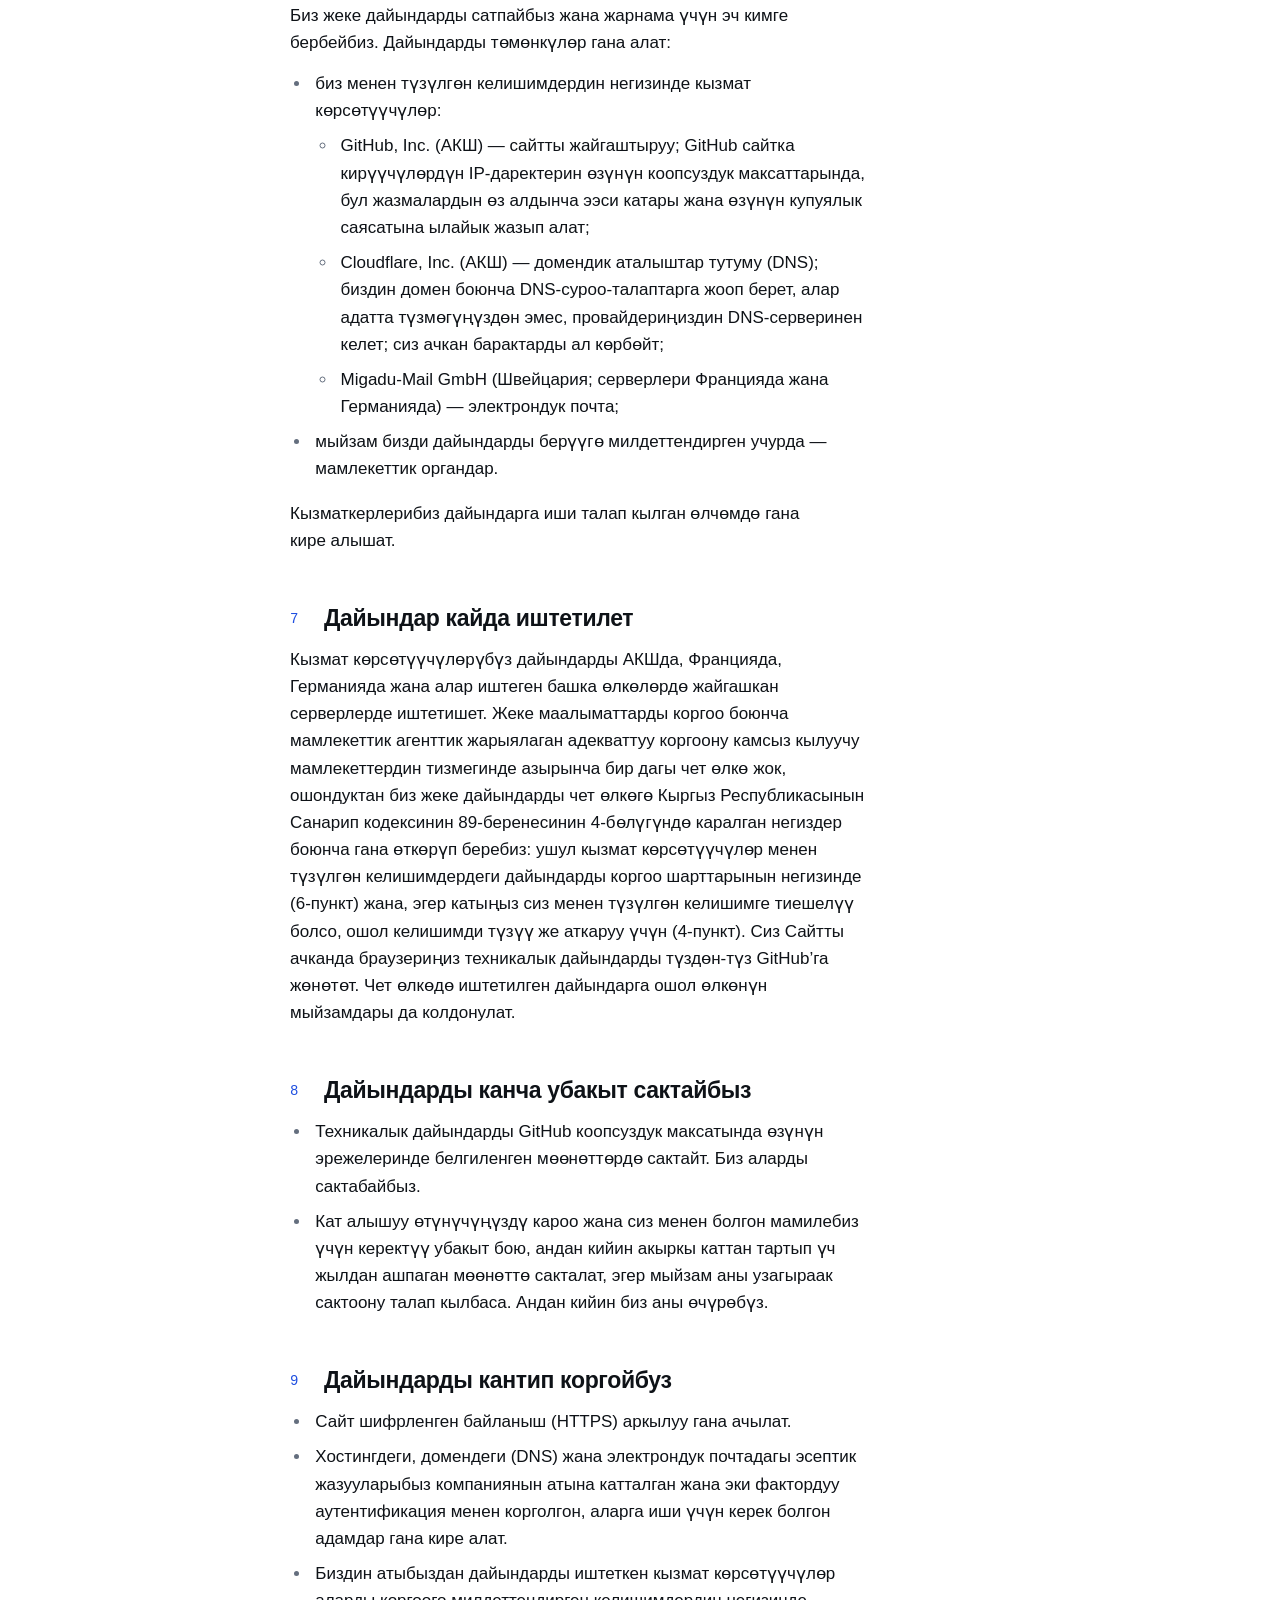
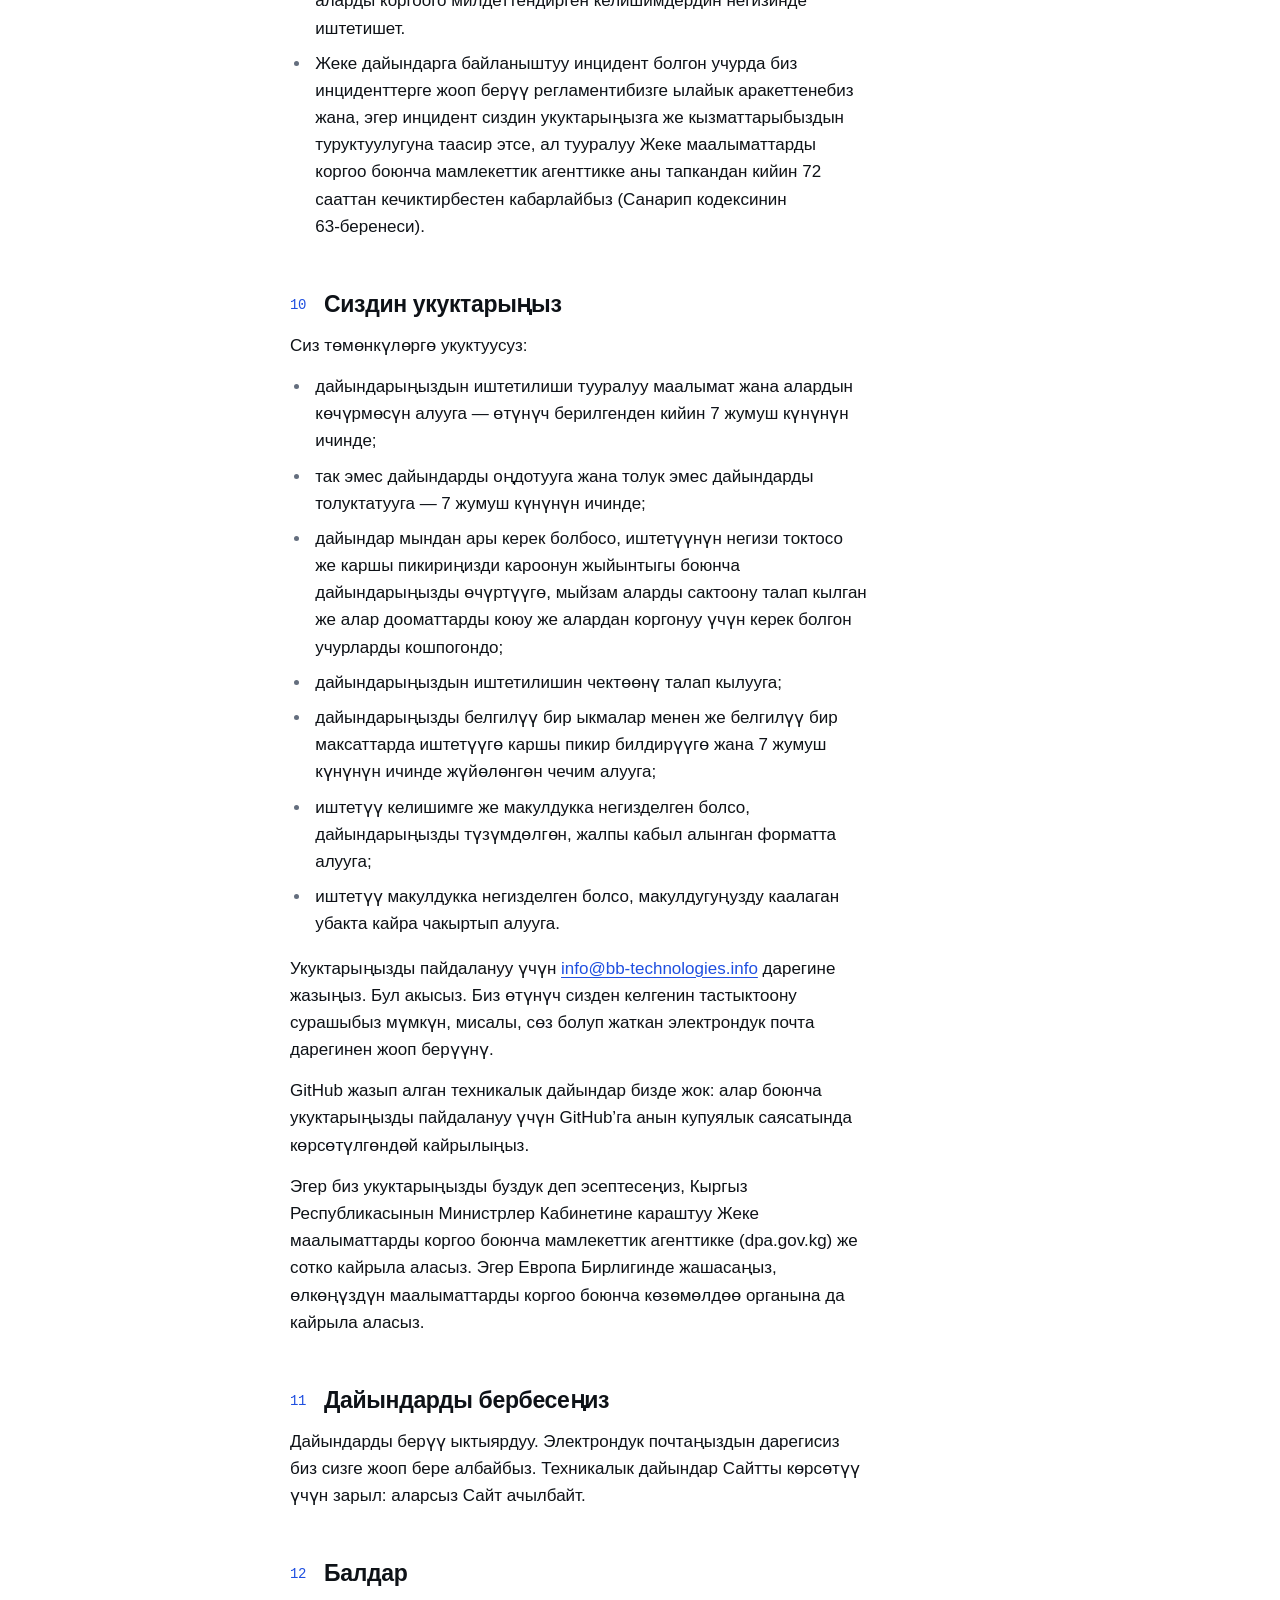
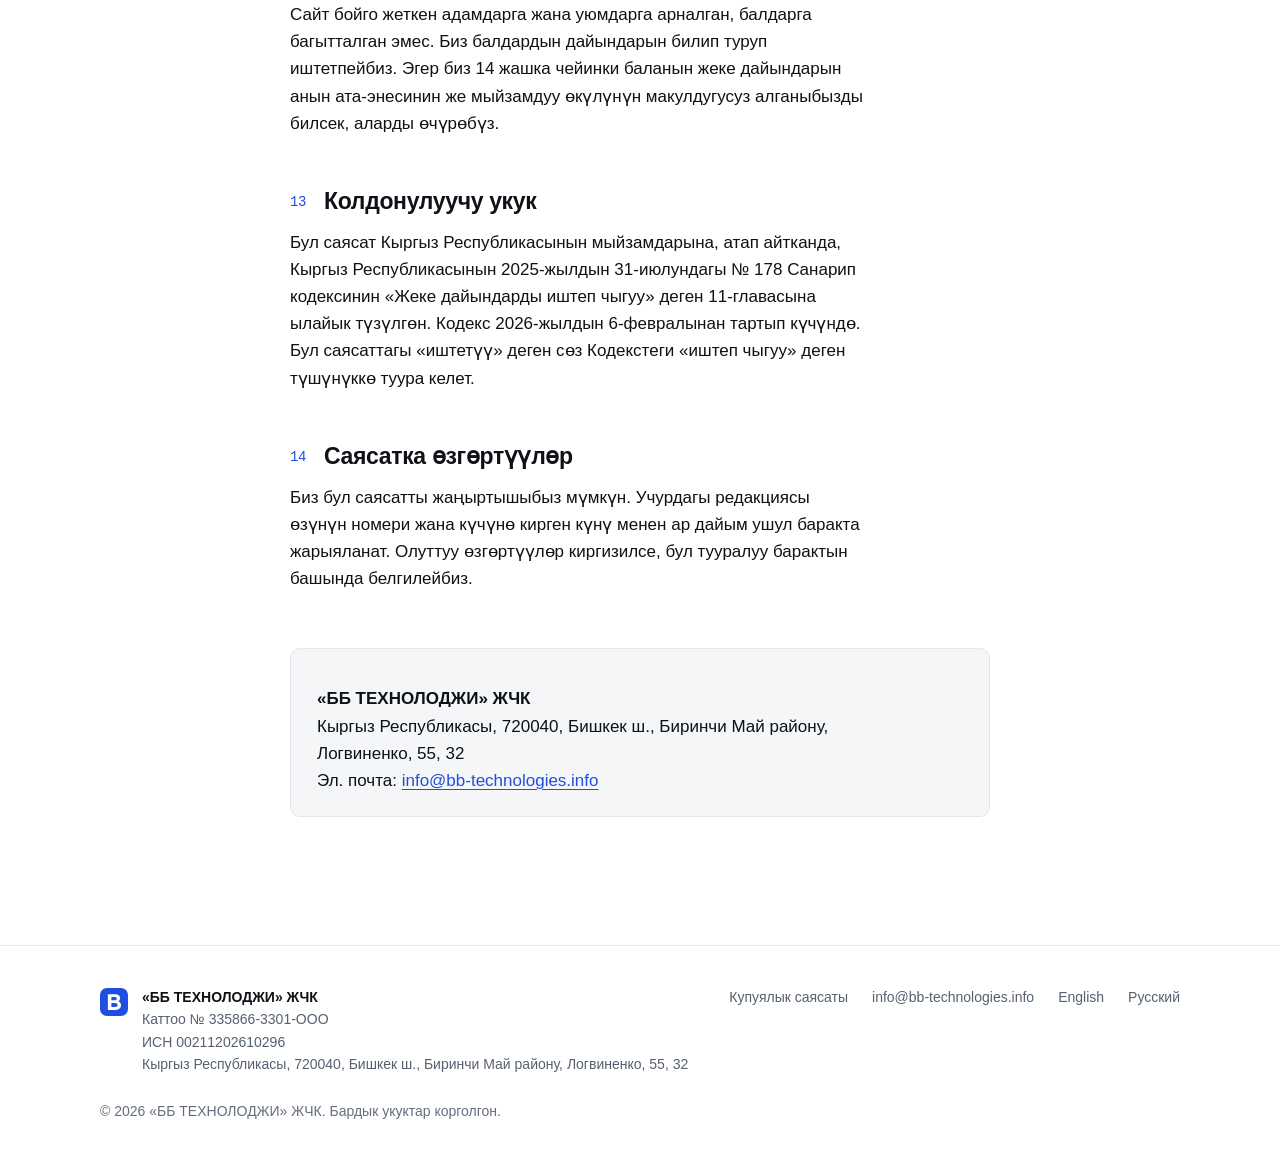
<file: ky/privacy/index.html>
<!doctype html>
<html lang="ky">
<head>
<meta charset="utf-8">
<meta name="viewport" content="width=device-width, initial-scale=1">
<meta http-equiv="Content-Security-Policy" content="default-src 'none'; img-src 'self' data:; style-src 'self'; base-uri 'none'; form-action 'none'">
<meta name="referrer" content="strict-origin-when-cross-origin">
<title>Купуялык саясаты — «ББ ТЕХНОЛОДЖИ» ЖЧК</title>
<meta name="description" content="«ББ ТЕХНОЛОДЖИ» ЖЧК (BB TECHNOLOGIES LLC) сайтта жана кат алышууда кандай жеке дайындарды иштетет, эмне үчүн, аларды ким алат жана сиздин кандай укуктарыңыз бар.">
<link rel="canonical" href="https://bb-technologies.info/ky/privacy/">
<link rel="alternate" hreflang="en" href="https://bb-technologies.info/privacy/">
<link rel="alternate" hreflang="ru" href="https://bb-technologies.info/ru/privacy/">
<link rel="alternate" hreflang="ky" href="https://bb-technologies.info/ky/privacy/">
<link rel="alternate" hreflang="x-default" href="https://bb-technologies.info/privacy/">
<meta name="theme-color" media="(prefers-color-scheme: light)" content="#ffffff">
<meta name="theme-color" media="(prefers-color-scheme: dark)" content="#0b0e13">
<meta property="og:type" content="website">
<meta property="og:site_name" content="BB TECHNOLOGIES">
<meta property="og:title" content="Купуялык саясаты — «ББ ТЕХНОЛОДЖИ» ЖЧК">
<meta property="og:description" content="«ББ ТЕХНОЛОДЖИ» ЖЧК (BB TECHNOLOGIES LLC) сайтта жана кат алышууда кандай жеке дайындарды иштетет, эмне үчүн, аларды ким алат жана сиздин кандай укуктарыңыз бар.">
<meta property="og:locale" content="ky_KG">
<meta property="og:url" content="https://bb-technologies.info/ky/privacy/">
<meta property="og:locale:alternate" content="en_US">
<meta property="og:locale:alternate" content="ru_RU">
<meta property="og:image" content="https://bb-technologies.info/assets/og.png">
<meta property="og:image:width" content="1200">
<meta property="og:image:height" content="630">
<meta name="twitter:card" content="summary_large_image">
<link rel="icon" href="/favicon.ico" sizes="32x32">
<link rel="icon" href="/assets/favicon.svg" type="image/svg+xml">
<link rel="apple-touch-icon" href="/assets/apple-touch-icon.png">
<link rel="stylesheet" href="/assets/site.css?v=ba6f74b566">

</head>
<body>
<a class="skip" href="#main">Мазмунга өтүү</a>
<header class="site-header">
  <div class="container header-inner">
    <a class="brand" href="/ky/" aria-label="BB TECHNOLOGIES, башкы бет">
      <svg class="brand-mark" viewBox="0 0 32 32" aria-hidden="true" focusable="false"><rect class="tile" width="32" height="32" rx="8"/><path class="glyph" fill-rule="evenodd" d="M9 7h8.4c3.4 0 5.6 1.8 5.6 4.6 0 1.7-.9 3-2.4 3.6 2 .6 3.4 2.3 3.4 4.5 0 3.2-2.5 5.3-6.2 5.3H9V7Zm4 3.4V14h4c1.3 0 2.1-.7 2.1-1.8s-.8-1.8-2.1-1.8h-4Zm0 6.8v4.4h4.6c1.6 0 2.5-.8 2.5-2.2s-.9-2.2-2.5-2.2H13Z"/></svg>
      <span class="brand-name"><b>BB</b> TECHNOLOGIES</span>
    </a>
    <nav class="nav" aria-label="Негизги меню">
      <a href="/ky/#services">Кызматтар</a>
      <a href="/ky/#approach">Кантип иштейбиз</a>
      <a href="/ky/#company">Компания</a>
      <a href="/ky/#contact">Байланыш</a>
    </nav>
    <nav class="lang" aria-label="Тил">
      <a href="/privacy/" hreflang="en" lang="en" title="English">EN</a>
      <a href="/ru/privacy/" hreflang="ru" lang="ru" title="Русский">RU</a>
      <a href="/ky/privacy/" hreflang="ky" lang="ky" title="Кыргызча" aria-current="page">KY</a>
    </nav>
  </div>
</header>
<main id="main">
<article class="legal">
  <div class="container legal-inner">
    <p class="label">Документтер</p>
    <h1>Купуялык саясаты</h1>
    <p class="subtitle">Жеке дайындарды иштетүүгө жана коргоого карата саясат</p>
    <p class="updated">1.0 редакциясы · күчүнө кирген күнү: <span class="nw"><span class="nw">2026-жылдын</span> <span class="nw">6-ноябры</span></span></p>
    <p class="intro">Бул саясатта <span class="nw">«ББ ТЕХНОЛОДЖИ» ЖЧК</span> сиз bb-technologies.info сайтына киргенде же бизге жазганда кандай жеке дайындарды иштетери, эмне үчүн иштетери, бул дайындарды дагы ким алары жана сиздин кандай укуктарыңыз бар экени түшүндүрүлөт.</p>

    <nav class="toc" aria-label="Мазмуну">
      <ol>
        <li><a href="#who-we-are">Биз кимбиз</a></li>
        <li><a href="#scope">Саясат эмнелерге жайылтылат</a></li>
        <li><a href="#data">Кандай дайындарды иштетебиз жана алар кайдан алынат</a></li>
        <li><a href="#cookies">Cookie файлдары, аналитика жана автоматташтырылган чечимдер</a></li>
        <li><a href="#purposes">Дайындарды эмне үчүн жана кандай негизде иштетебиз</a></li>
        <li><a href="#sharing">Дайындарды ким алат</a></li>
        <li><a href="#transfers">Дайындар кайда иштетилет</a></li>
        <li><a href="#retention">Дайындарды канча убакыт сактайбыз</a></li>
        <li><a href="#security">Дайындарды кантип коргойбуз</a></li>
        <li><a href="#rights">Сиздин укуктарыңыз</a></li>
        <li><a href="#refusal">Дайындарды бербесеңиз</a></li>
        <li><a href="#children">Балдар</a></li>
        <li><a href="#law">Колдонулуучу укук</a></li>
        <li><a href="#changes">Саясатка өзгөртүүлөр</a></li>
      </ol>
    </nav>

    <h2 id="who-we-are"><span class="n">1</span> Биз кимбиз</h2>
    <p>bb-technologies.info сайты (мындан ары — «Сайт») Кыргыз Республикасында катталган <span class="nw">«ББ ТЕХНОЛОДЖИ»</span> жоопкерчилиги чектелген коомуна (<span class="nw">BB TECHNOLOGIES LLC</span>; каттоо номери <span class="nw">335866-3301-ООО</span>, ИСН 00211202610296; мындан ары — «биз») таандык жана аны ушул коом тейлейт. Юридикалык дареги: <span class="nw">Кыргыз Республикасы</span>, <span class="nw">720040</span>, <span class="nw">Бишкек ш.</span>, <span class="nw">Биринчи Май району</span>, <span class="nw">Логвиненко, 55, 32</span>. Биз сиз менен болгон кат алышуунун жеке жазмаларынын ээсибиз. <span class="nw">3-бөлүмдө</span> сүрөттөлгөн техникалык дайындарды хостинг-провайдерибиз GitHub, Inc. жазып алат жана аларды өзүнүн коопсуздук максаттарында жазмалардын өз алдынча ээси катары иштетет.</p>
    <p>Жеке дайындарды иштетүүгө жооптуу өзүнчө адам дайындалган эмес. Жеке дайындарга байланыштуу бардык маселелер боюнча <a href="mailto:info@bb-technologies.info">info@bb-technologies.info</a> дарегине жазыңыз.</p>

    <h2 id="scope"><span class="n">2</span> Саясат эмнелерге жайылтылат</h2>
    <p>Бул саясат Сайтка жана биз менен болгон кат алышууңузга жайылтылат. Ар бир мобилдик тиркемебиздин өзүнүн купуялык саясаты бар: ал ушул Сайтта жарыяланат, ага шилтеме App Store жана Google Play’деги тиркеменин барагында болот. Тиркемеде иштетилген дайындарга ошол тиркеменин саясаты колдонулат.</p>

    <h2 id="data"><span class="n">3</span> Кандай дайындарды иштетебиз жана алар кайдан алынат</h2>
    <ul>
      <li><strong>Техникалык дайындар.</strong> Сиз Сайтты ачканда браузериңиз хостинг-провайдерибиз GitHub, Inc. компаниясынын серверлерине түздөн-түз кайрылат. GitHub коопсуздук максатында IP-дарегиңизди жазып алат жана суроо-талап тууралуу башка маалыматтарды да жазып алышы мүмкүн: анын күнүн жана убактысын, суралган баракты, сиз кайсы барактан өткөнүңүздү, браузериңиздин жана түзмөгүңүздүн түрүн (user agent). GitHub муну өзүнүн купуялык саясатына ылайык жасайт; биз бул жазууларды албайбыз жана аларга кире албайбыз.</li>
      <li><strong>Кат алышуу.</strong> Сиз бизге жазганда биз сиз жөнөткөн дайындарды иштетебиз: электрондук почтаңыздын дареги, атыңыз жана сиз өзүңүз көрсөткөн башка маалыматтар, каттын тексти, тиркелген файлдар жана каттын техникалык маалыматтары, ошондой эле биздин жоопторубуз.</li>
    </ul>
    <p>Биз төлөм карталарынын маалыматтарын жана жеке дайындардын атайын категорияларын (мисалы, ден соолук тууралуу маалыматтарды) сурабайбыз жана аларды бизге электрондук почта аркылуу жөнөтпөөнү суранабыз.</p>

    <h2 id="cookies"><span class="n">4</span> Cookie файлдары, аналитика жана автоматташтырылган чечимдер</h2>
    <p>Сайт cookie файлдарын, аналитика тутумдарын жана көз салуунун башка каражаттарын колдонбойт, жарнама көрсөтпөйт жана үчүнчү тараптардын кызматтарынан материалдарды же скрипттерди жүктөбөйт. Биз профиль түзбөйбүз жана сиз тууралуу автоматташтырылган чечимдерди кабыл албайбыз.</p>

    <h2 id="purposes"><span class="n">5</span> Дайындарды эмне үчүн жана кандай негизде иштетебиз</h2>
    <ul>
      <li>Сайттын иштешин камсыз кылуу жана аны коргоо — GitHub иштеткен техникалык дайындар (<span class="nw">3-бөлүмдү</span> караңыз) — иштеген жана корголгон сайтка болгон мыйзамдуу кызыкчылыгыбыз (<span class="nw">79-берененин</span> <span class="nw">1-бөлүгүнүн</span> <span class="nw">5-пункту</span>).</li>
      <li>Каттарыңызга жооп берүү жана сиз менен продукттарыбыз, кызматташтык, колдоо жана юридикалык маселелер боюнча байланышуу — кат алышуу — сиз менен келишим түзүү же аны аткаруу, же болбосо келишим түзүлгөнгө чейин сиздин өтүнүчүңүз боюнча чара көрүү (<span class="nw">79-берененин</span> <span class="nw">1-бөлүгүнүн</span> <span class="nw">1-пункту</span>); башка учурларда — сизге жооп берүүгө болгон мыйзамдуу кызыкчылыгыбыз (<span class="nw">79-берененин</span> <span class="nw">1-бөлүгүнүн</span> <span class="nw">5-пункту</span>).</li>
      <li>Мыйзамда белгиленген милдеттерди, мисалы, бухгалтердик эсепке алуу боюнча милдеттерди аткаруу жана мамлекеттик органдардын мыйзамдуу талаптарына жооп берүү — кат алышуу — мыйзамдагы милдет (<span class="nw">79-берененин</span> <span class="nw">1-бөлүгүнүн</span> <span class="nw">2-пункту</span>).</li>
    </ul>
    <p>Бул негиздер Кыргыз Республикасынын Санарип кодексинин <span class="nw">79-беренесинин</span> <span class="nw">1-бөлүгүндө</span> каралган. Алар колдонулгандыктан, биз сиздин макулдугуңузду сурабайбыз (<span class="nw">79-берененин</span> <span class="nw">2-бөлүгү</span>). Эгер сизге Европа Бирлигинин Маалыматтарды коргоонун жалпы регламенти (GDPR) колдонулса, тиешелүү укуктук негиздер: биринчи максат үчүн — Регламенттин <span class="nw">6-беренесинин</span> <span class="nw">1-бөлүгүнүн</span> (f) пункту; экинчи максат үчүн — (b) пункту, башка учурларда — (f) пункту; үчүнчү максат үчүн — (c) пункту.</p>

    <h2 id="sharing"><span class="n">6</span> Дайындарды ким алат</h2>
    <p>Биз жеке дайындарды сатпайбыз жана жарнама үчүн эч кимге бербейбиз. Дайындарды төмөнкүлөр гана алат:</p>
    <ul>
      <li>биз менен түзүлгөн келишимдердин негизинде кызмат көрсөтүүчүлөр:
        <ul>
          <li>GitHub, Inc. (АКШ) — сайтты жайгаштыруу; GitHub сайтка кирүүчүлөрдүн IP-даректерин өзүнүн коопсуздук максаттарында, бул жазмалардын өз алдынча ээси катары жана өзүнүн купуялык саясатына ылайык жазып алат;</li>
          <li>Cloudflare, Inc. (АКШ) — домендик аталыштар тутуму (DNS); биздин домен боюнча DNS-суроо-талаптарга жооп берет, алар адатта түзмөгүңүздөн эмес, провайдериңиздин DNS-серверинен келет; сиз ачкан барактарды ал көрбөйт;</li>
          <li>Migadu-Mail GmbH (Швейцария; серверлери Францияда жана Германияда) — электрондук почта;</li>
        </ul>
      </li>
      <li>мыйзам бизди дайындарды берүүгө милдеттендирген учурда — мамлекеттик органдар.</li>
    </ul>
    <p>Кызматкерлерибиз дайындарга иши талап кылган өлчөмдө гана кире алышат.</p>

    <h2 id="transfers"><span class="n">7</span> Дайындар кайда иштетилет</h2>
    <p>Кызмат көрсөтүүчүлөрүбүз дайындарды АКШда, Францияда, Германияда жана алар иштеген башка өлкөлөрдө жайгашкан серверлерде иштетишет. Жеке маалыматтарды коргоо боюнча мамлекеттик агенттик жарыялаган адекваттуу коргоону камсыз кылуучу мамлекеттердин тизмегинде азырынча бир дагы чет өлкө жок, ошондуктан биз жеке дайындарды чет өлкөгө Кыргыз Республикасынын Санарип кодексинин <span class="nw">89-беренесинин</span> <span class="nw">4-бөлүгүндө</span> каралган негиздер боюнча гана өткөрүп беребиз: ушул кызмат көрсөтүүчүлөр менен түзүлгөн келишимдердеги дайындарды коргоо шарттарынын негизинде (<span class="nw">6-пункт</span>) жана, эгер катыңыз сиз менен түзүлгөн келишимге тиешелүү болсо, ошол келишимди түзүү же аткаруу үчүн (<span class="nw">4-пункт</span>). Сиз Сайтты ачканда браузериңиз техникалык дайындарды түздөн-түз GitHub’га жөнөтөт. Чет өлкөдө иштетилген дайындарга ошол өлкөнүн мыйзамдары да колдонулат.</p>

    <h2 id="retention"><span class="n">8</span> Дайындарды канча убакыт сактайбыз</h2>
    <ul>
      <li>Техникалык дайындарды GitHub коопсуздук максатында өзүнүн эрежелеринде белгиленген мөөнөттөрдө сактайт. Биз аларды сактабайбыз.</li>
      <li>Кат алышуу өтүнүчүңүздү кароо жана сиз менен болгон мамилебиз үчүн керектүү убакыт бою, андан кийин акыркы каттан тартып үч жылдан ашпаган мөөнөттө сакталат, эгер мыйзам аны узагыраак сактоону талап кылбаса. Андан кийин биз аны өчүрөбүз.</li>
    </ul>

    <h2 id="security"><span class="n">9</span> Дайындарды кантип коргойбуз</h2>
    <ul>
      <li>Сайт шифрленген байланыш (HTTPS) аркылуу гана ачылат.</li>
      <li>Хостингдеги, домендеги (DNS) жана электрондук почтадагы эсептик жазууларыбыз компаниянын атына катталган жана эки фактордуу аутентификация менен корголгон, аларга иши үчүн керек болгон адамдар гана кире алат.</li>
      <li>Биздин атыбыздан дайындарды иштеткен кызмат көрсөтүүчүлөр аларды коргоого милдеттендирген келишимдердин негизинде иштетишет.</li>
      <li>Жеке дайындарга байланыштуу инцидент болгон учурда биз инциденттерге жооп берүү регламентибизге ылайык аракеттенебиз жана, эгер инцидент сиздин укуктарыңызга же кызматтарыбыздын туруктуулугуна таасир этсе, ал тууралуу Жеке маалыматтарды коргоо боюнча мамлекеттик агенттикке аны тапкандан кийин 72 сааттан кечиктирбестен кабарлайбыз (Санарип кодексинин <span class="nw">63-беренеси</span>).</li>
    </ul>

    <h2 id="rights"><span class="n">10</span> Сиздин укуктарыңыз</h2>
    <p>Сиз төмөнкүлөргө укуктуусуз:</p>
    <ul>
      <li>дайындарыңыздын иштетилиши тууралуу маалымат жана алардын көчүрмөсүн алууга — өтүнүч берилгенден кийин 7 жумуш күнүнүн ичинде;</li>
      <li>так эмес дайындарды оңдотууга жана толук эмес дайындарды толуктатууга — 7 жумуш күнүнүн ичинде;</li>
      <li>дайындар мындан ары керек болбосо, иштетүүнүн негизи токтосо же каршы пикириңизди кароонун жыйынтыгы боюнча дайындарыңызды өчүртүүгө, мыйзам аларды сактоону талап кылган же алар дооматтарды коюу же алардан коргонуу үчүн керек болгон учурларды кошпогондо;</li>
      <li>дайындарыңыздын иштетилишин чектөөнү талап кылууга;</li>
      <li>дайындарыңызды белгилүү бир ыкмалар менен же белгилүү бир максаттарда иштетүүгө каршы пикир билдирүүгө жана 7 жумуш күнүнүн ичинде жүйөлөнгөн чечим алууга;</li>
      <li>иштетүү келишимге же макулдукка негизделген болсо, дайындарыңызды түзүмдөлгөн, жалпы кабыл алынган форматта алууга;</li>
      <li>иштетүү макулдукка негизделген болсо, макулдугуңузду каалаган убакта кайра чакыртып алууга.</li>
    </ul>
    <p>Укуктарыңызды пайдалануу үчүн <a href="mailto:info@bb-technologies.info">info@bb-technologies.info</a> дарегине жазыңыз. Бул акысыз. Биз өтүнүч сизден келгенин тастыктоону сурашыбыз мүмкүн, мисалы, сөз болуп жаткан электрондук почта дарегинен жооп берүүнү.</p>
    <p>GitHub жазып алган техникалык дайындар бизде жок: алар боюнча укуктарыңызды пайдалануу үчүн GitHub’га анын купуялык саясатында көрсөтүлгөндөй кайрылыңыз.</p>
    <p>Эгер биз укуктарыңызды буздук деп эсептесеңиз, Кыргыз Республикасынын Министрлер Кабинетине караштуу Жеке маалыматтарды коргоо боюнча мамлекеттик агенттикке (dpa.gov.kg) же сотко кайрыла аласыз. Эгер Европа Бирлигинде жашасаңыз, өлкөңүздүн маалыматтарды коргоо боюнча көзөмөлдөө органына да кайрыла аласыз.</p>

    <h2 id="refusal"><span class="n">11</span> Дайындарды бербесеңиз</h2>
    <p>Дайындарды берүү ыктыярдуу. Электрондук почтаңыздын дарегисиз биз сизге жооп бере албайбыз. Техникалык дайындар Сайтты көрсөтүү үчүн зарыл: аларсыз Сайт ачылбайт.</p>

    <h2 id="children"><span class="n">12</span> Балдар</h2>
    <p>Сайт бойго жеткен адамдарга жана уюмдарга арналган, балдарга багытталган эмес. Биз балдардын дайындарын билип туруп иштетпейбиз. Эгер биз 14 жашка чейинки баланын жеке дайындарын анын ата-энесинин же мыйзамдуу өкүлүнүн макулдугусуз алганыбызды билсек, аларды өчүрөбүз.</p>

    <h2 id="law"><span class="n">13</span> Колдонулуучу укук</h2>
    <p>Бул саясат Кыргыз Республикасынын мыйзамдарына, атап айтканда, Кыргыз Республикасынын <span class="nw">2025-жылдын</span> <span class="nw">31-июлундагы</span> № 178 Санарип кодексинин «Жеке дайындарды иштеп чыгуу» деген <span class="nw">11-главасына</span> ылайык түзүлгөн. Кодекс <span class="nw">2026-жылдын</span> <span class="nw">6-февралынан</span> тартып күчүндө. Бул саясаттагы «иштетүү» деген сөз Кодекстеги «иштеп чыгуу» деген түшүнүккө туура келет.</p>

    <h2 id="changes"><span class="n">14</span> Саясатка өзгөртүүлөр</h2>
    <p>Биз бул саясатты жаңыртышыбыз мүмкүн. Учурдагы редакциясы өзүнүн номери жана күчүнө кирген күнү менен ар дайым ушул баракта жарыяланат. Олуттуу өзгөртүүлөр киргизилсе, бул тууралуу барактын башында белгилейбиз.</p>

    <div class="box">
      <p><strong><span class="nw">«ББ ТЕХНОЛОДЖИ» ЖЧК</span></strong><br><span class="nw">Кыргыз Республикасы</span>, <span class="nw">720040</span>, <span class="nw">Бишкек ш.</span>, <span class="nw">Биринчи Май району</span>, <span class="nw">Логвиненко, 55, 32</span><br>Эл. почта: <a href="mailto:info@bb-technologies.info">info@bb-technologies.info</a></p>
    </div>
  </div>
</article>
</main>
<footer class="site-footer">
  <div class="container footer-inner">
    <div class="footer-brand">
      <svg class="brand-mark" viewBox="0 0 32 32" aria-hidden="true" focusable="false"><rect class="tile" width="32" height="32" rx="8"/><path class="glyph" fill-rule="evenodd" d="M9 7h8.4c3.4 0 5.6 1.8 5.6 4.6 0 1.7-.9 3-2.4 3.6 2 .6 3.4 2.3 3.4 4.5 0 3.2-2.5 5.3-6.2 5.3H9V7Zm4 3.4V14h4c1.3 0 2.1-.7 2.1-1.8s-.8-1.8-2.1-1.8h-4Zm0 6.8v4.4h4.6c1.6 0 2.5-.8 2.5-2.2s-.9-2.2-2.5-2.2H13Z"/></svg>
      <p><strong class="nw">«ББ ТЕХНОЛОДЖИ» ЖЧК</strong><br><span class="nw">Каттоо № 335866-3301-ООО</span><br><span class="nw">ИСН 00211202610296</span><br><span class="nw">Кыргыз Республикасы</span>, <span class="nw">720040</span>, <span class="nw">Бишкек ш.</span>, <span class="nw">Биринчи Май району</span>, <span class="nw">Логвиненко, 55, 32</span></p>
    </div>
    <nav class="footer-nav" aria-label="Кошумча меню">
      <a href="/ky/privacy/">Купуялык саясаты</a>
      <a href="mailto:info@bb-technologies.info">info@bb-technologies.info</a>
      <a href="/privacy/" hreflang="en" lang="en">English</a>
      <a href="/ru/privacy/" hreflang="ru" lang="ru">Русский</a>
    </nav>
    <p class="copyright">© 2026 «ББ ТЕХНОЛОДЖИ» ЖЧК. Бардык укуктар корголгон.</p>
  </div>
</footer>
</body>
</html>
</file>
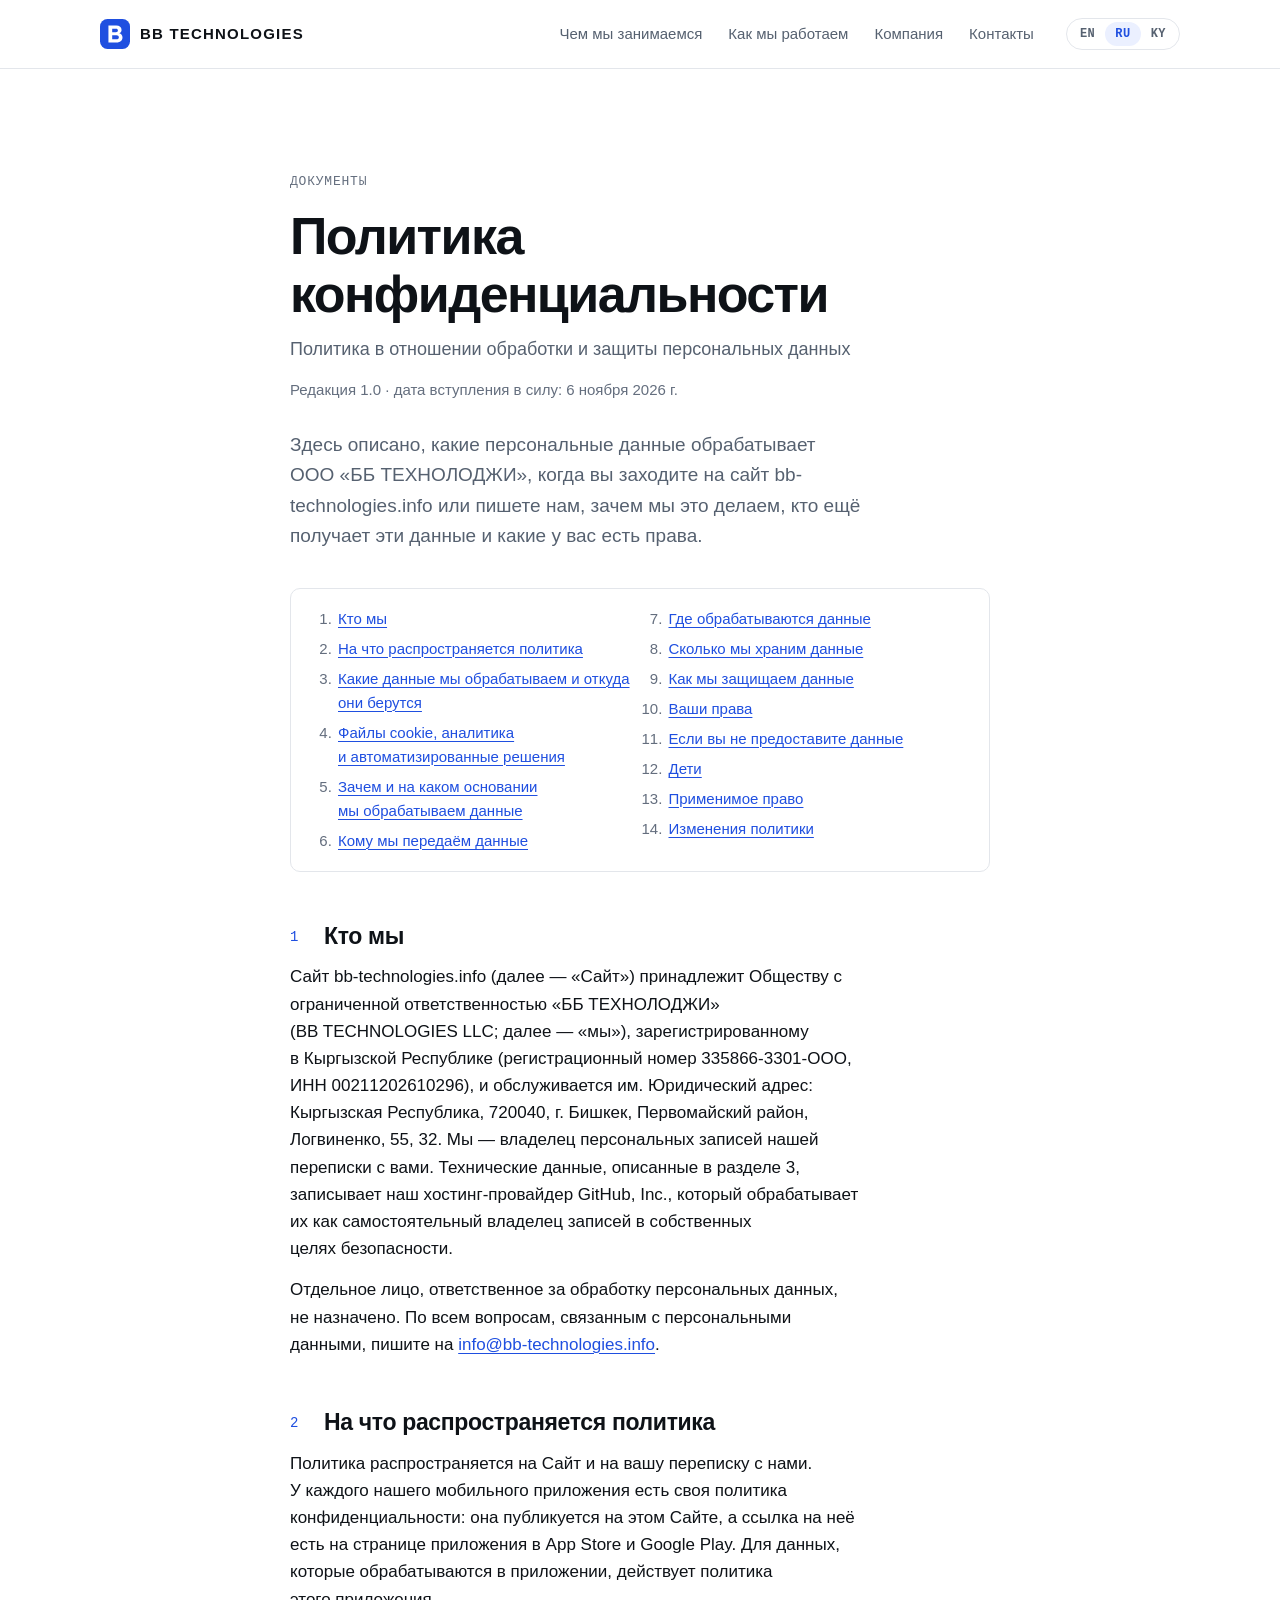
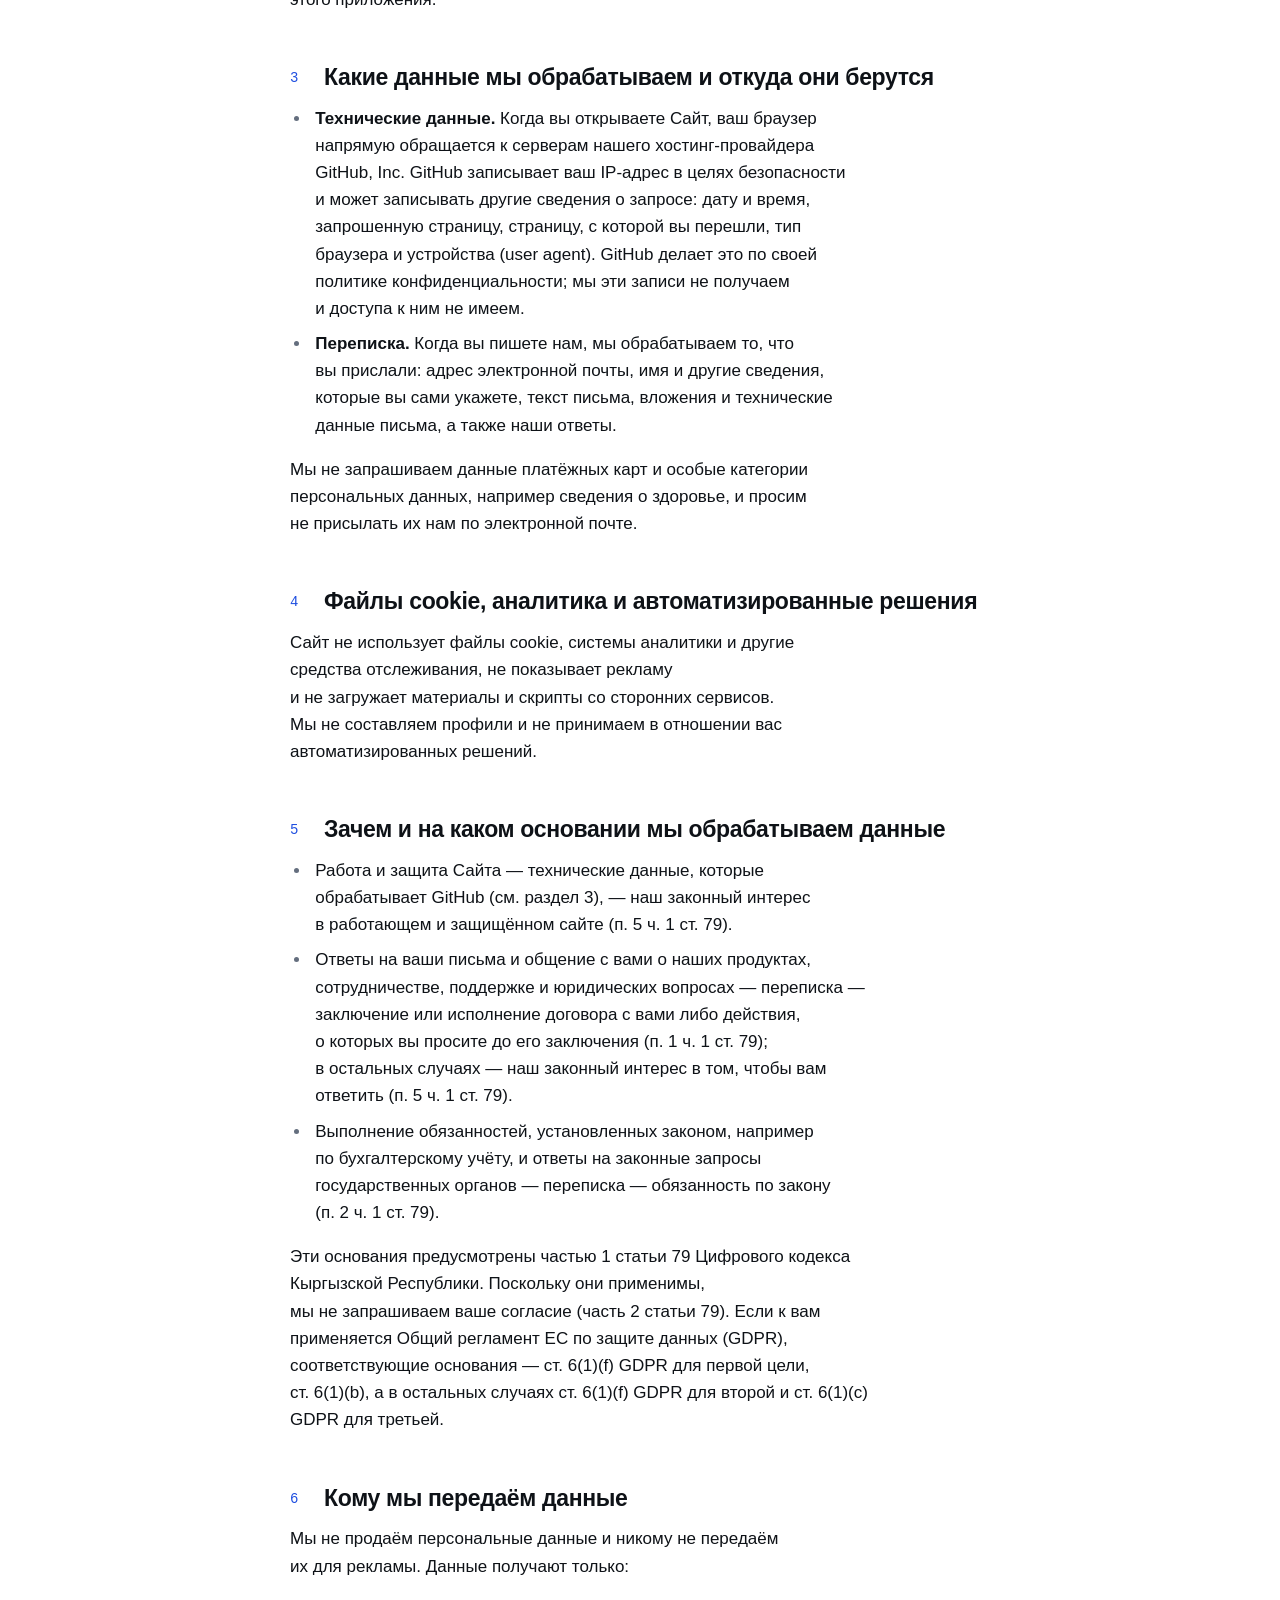
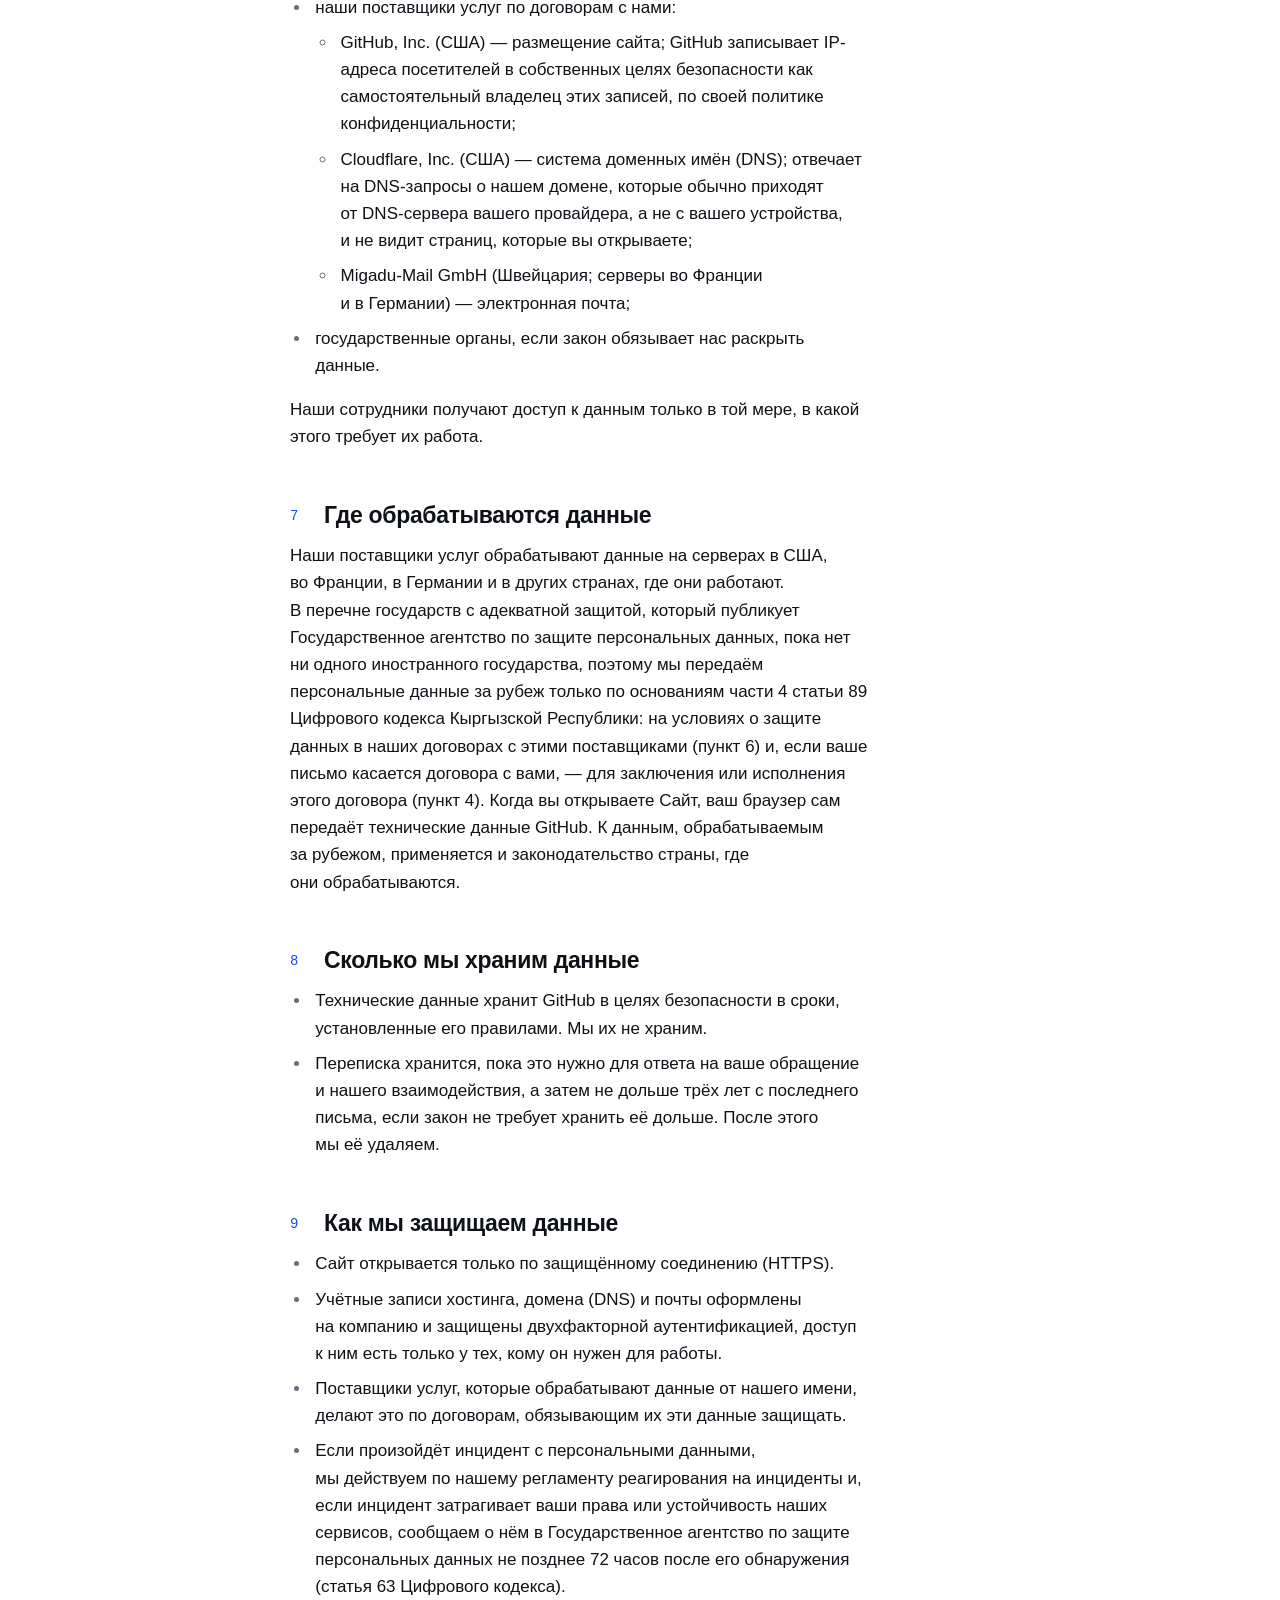
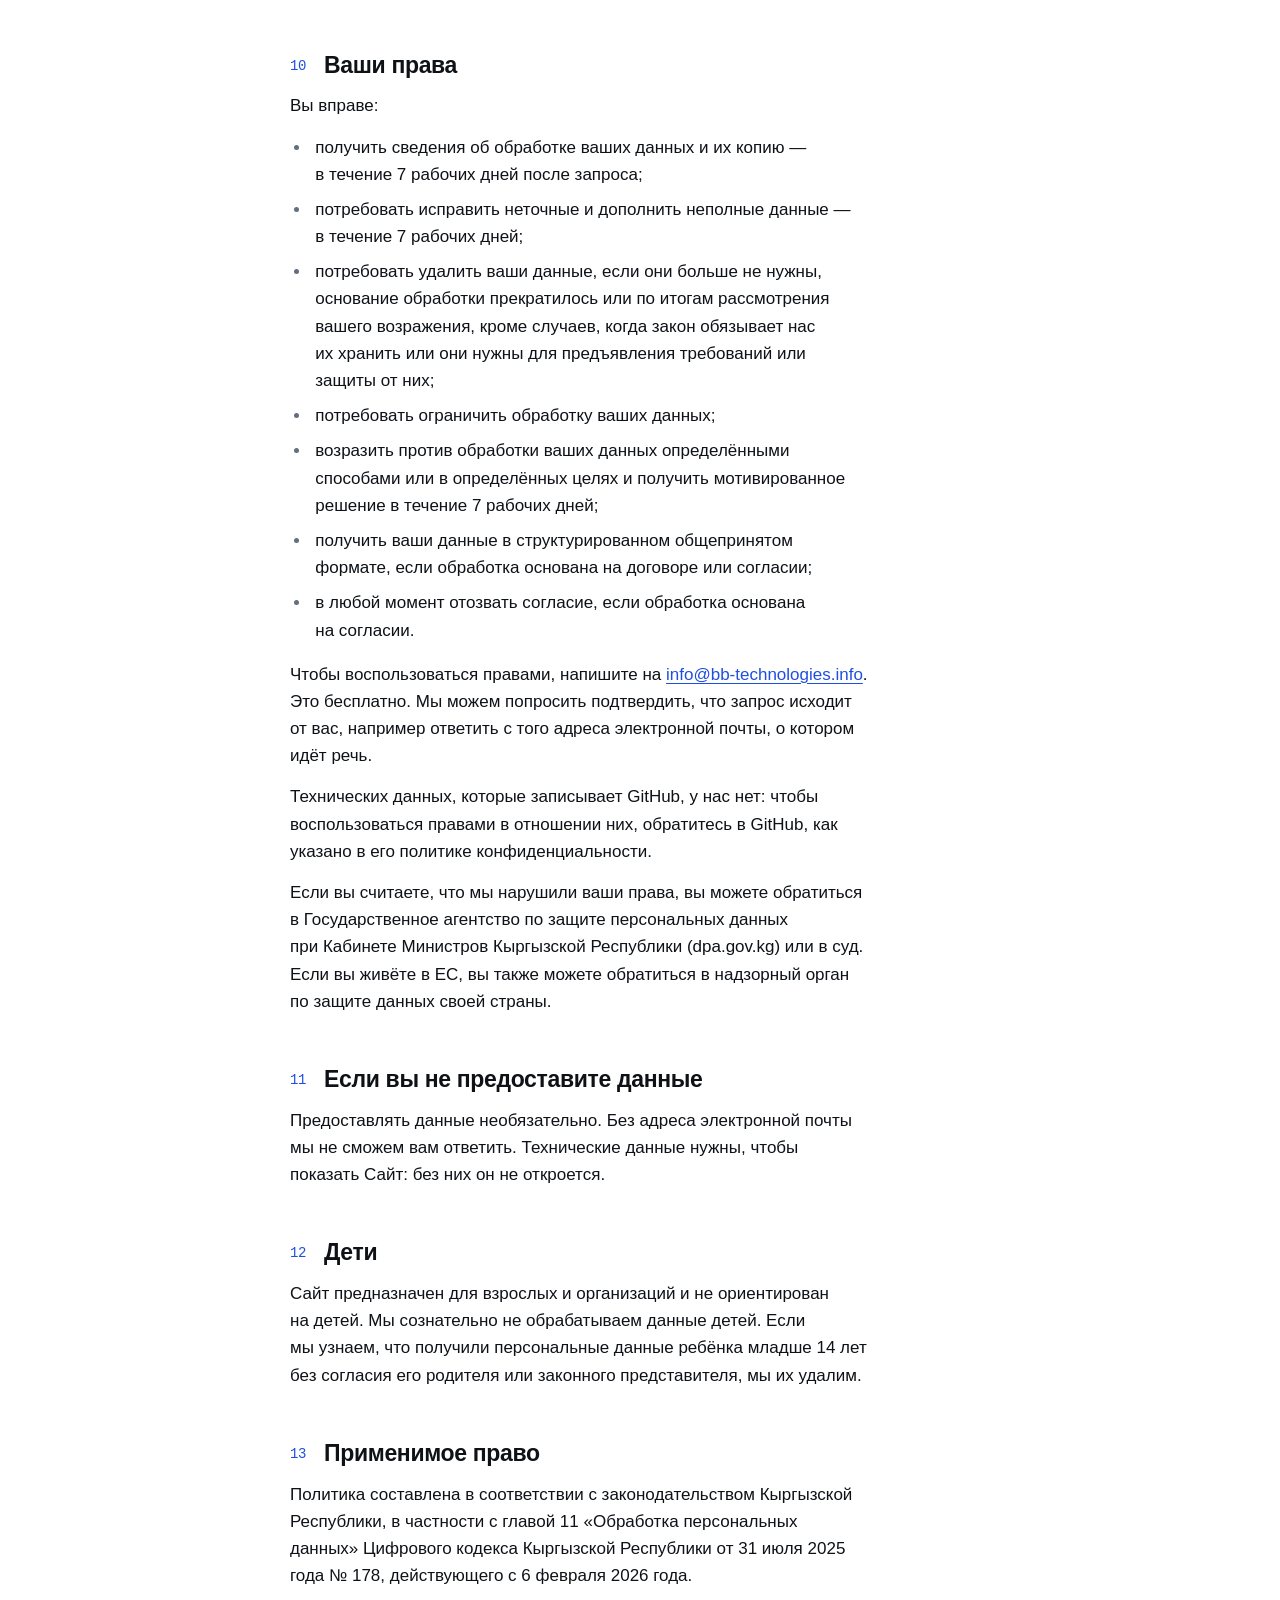
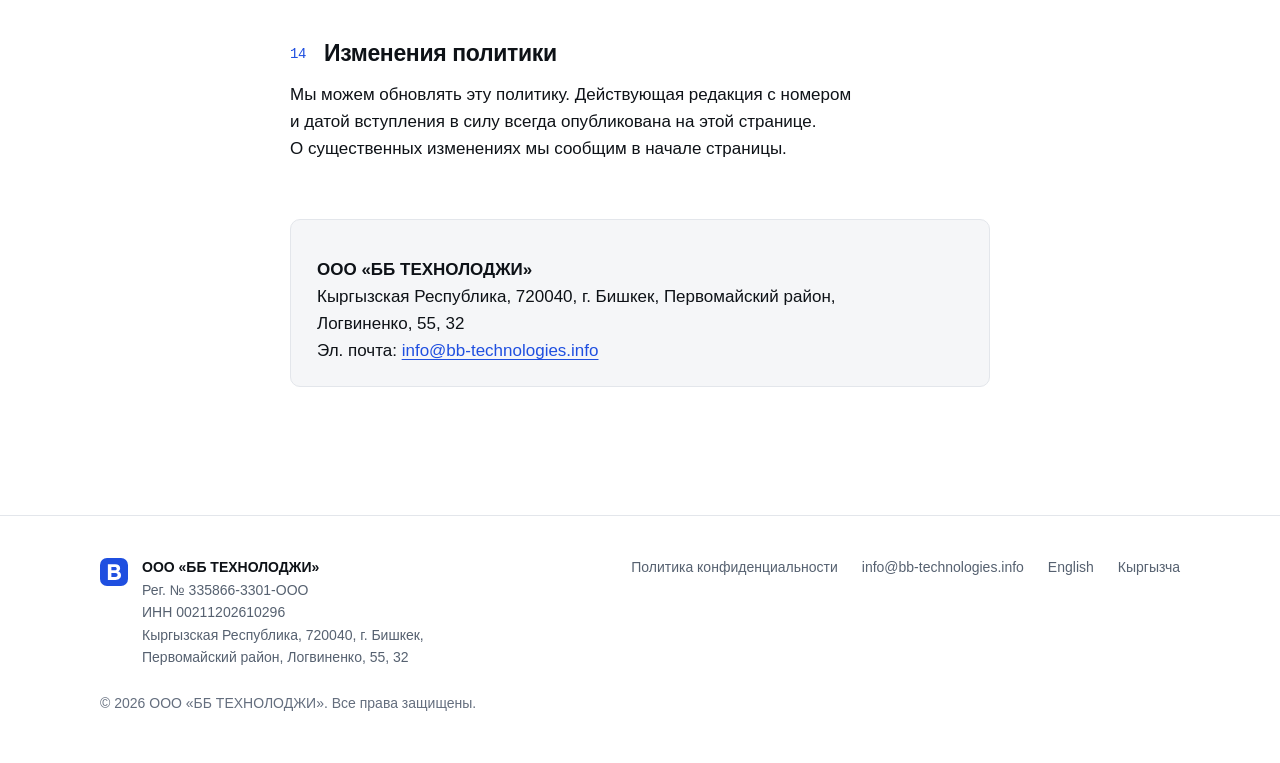
<file: ru/privacy/index.html>
<!doctype html>
<html lang="ru">
<head>
<meta charset="utf-8">
<meta name="viewport" content="width=device-width, initial-scale=1">
<meta http-equiv="Content-Security-Policy" content="default-src 'none'; img-src 'self' data:; style-src 'self'; base-uri 'none'; form-action 'none'">
<meta name="referrer" content="strict-origin-when-cross-origin">
<title>Политика конфиденциальности — ООО «ББ ТЕХНОЛОДЖИ»</title>
<meta name="description" content="Какие персональные данные ООО «ББ ТЕХНОЛОДЖИ» (BB TECHNOLOGIES LLC) обрабатывает на сайте и в переписке, зачем, кто их получает и какие у вас есть права.">
<link rel="canonical" href="https://bb-technologies.info/ru/privacy/">
<link rel="alternate" hreflang="en" href="https://bb-technologies.info/privacy/">
<link rel="alternate" hreflang="ru" href="https://bb-technologies.info/ru/privacy/">
<link rel="alternate" hreflang="ky" href="https://bb-technologies.info/ky/privacy/">
<link rel="alternate" hreflang="x-default" href="https://bb-technologies.info/privacy/">
<meta name="theme-color" media="(prefers-color-scheme: light)" content="#ffffff">
<meta name="theme-color" media="(prefers-color-scheme: dark)" content="#0b0e13">
<meta property="og:type" content="website">
<meta property="og:site_name" content="BB TECHNOLOGIES">
<meta property="og:title" content="Политика конфиденциальности — ООО «ББ ТЕХНОЛОДЖИ»">
<meta property="og:description" content="Какие персональные данные ООО «ББ ТЕХНОЛОДЖИ» (BB TECHNOLOGIES LLC) обрабатывает на сайте и в переписке, зачем, кто их получает и какие у вас есть права.">
<meta property="og:locale" content="ru_RU">
<meta property="og:url" content="https://bb-technologies.info/ru/privacy/">
<meta property="og:locale:alternate" content="en_US">
<meta property="og:locale:alternate" content="ky_KG">
<meta property="og:image" content="https://bb-technologies.info/assets/og.png">
<meta property="og:image:width" content="1200">
<meta property="og:image:height" content="630">
<meta name="twitter:card" content="summary_large_image">
<link rel="icon" href="/favicon.ico" sizes="32x32">
<link rel="icon" href="/assets/favicon.svg" type="image/svg+xml">
<link rel="apple-touch-icon" href="/assets/apple-touch-icon.png">
<link rel="stylesheet" href="/assets/site.css?v=ba6f74b566">

</head>
<body>
<a class="skip" href="#main">Перейти к содержанию</a>
<header class="site-header">
  <div class="container header-inner">
    <a class="brand" href="/ru/" aria-label="BB TECHNOLOGIES, главная страница">
      <svg class="brand-mark" viewBox="0 0 32 32" aria-hidden="true" focusable="false"><rect class="tile" width="32" height="32" rx="8"/><path class="glyph" fill-rule="evenodd" d="M9 7h8.4c3.4 0 5.6 1.8 5.6 4.6 0 1.7-.9 3-2.4 3.6 2 .6 3.4 2.3 3.4 4.5 0 3.2-2.5 5.3-6.2 5.3H9V7Zm4 3.4V14h4c1.3 0 2.1-.7 2.1-1.8s-.8-1.8-2.1-1.8h-4Zm0 6.8v4.4h4.6c1.6 0 2.5-.8 2.5-2.2s-.9-2.2-2.5-2.2H13Z"/></svg>
      <span class="brand-name"><b>BB</b> TECHNOLOGIES</span>
    </a>
    <nav class="nav" aria-label="Основное меню">
      <a href="/ru/#services">Чем мы занимаемся</a>
      <a href="/ru/#approach">Как мы работаем</a>
      <a href="/ru/#company">Компания</a>
      <a href="/ru/#contact">Контакты</a>
    </nav>
    <nav class="lang" aria-label="Язык">
      <a href="/privacy/" hreflang="en" lang="en" title="English">EN</a>
      <a href="/ru/privacy/" hreflang="ru" lang="ru" title="Русский" aria-current="page">RU</a>
      <a href="/ky/privacy/" hreflang="ky" lang="ky" title="Кыргызча">KY</a>
    </nav>
  </div>
</header>
<main id="main">
<article class="legal">
  <div class="container legal-inner">
    <p class="label">Документы</p>
    <h1>Политика конфиденциальности</h1>
    <p class="subtitle">Политика в отношении обработки и защиты персональных данных</p>
    <p class="updated">Редакция 1.0 · дата вступления в силу: <span class="nw">6 ноября 2026 г.</span></p>
    <p class="intro">Здесь описано, какие персональные данные обрабатывает <span class="nw">ООО «ББ ТЕХНОЛОДЖИ»</span>, когда вы заходите на сайт bb-technologies.info или пишете нам, зачем мы это делаем, кто ещё получает эти данные и какие у вас есть права.</p>

    <nav class="toc" aria-label="Содержание">
      <ol>
        <li><a href="#who-we-are">Кто мы</a></li>
        <li><a href="#scope">На что распространяется политика</a></li>
        <li><a href="#data">Какие данные мы обрабатываем и откуда они берутся</a></li>
        <li><a href="#cookies">Файлы cookie, аналитика и автоматизированные решения</a></li>
        <li><a href="#purposes">Зачем и на каком основании мы обрабатываем данные</a></li>
        <li><a href="#sharing">Кому мы передаём данные</a></li>
        <li><a href="#transfers">Где обрабатываются данные</a></li>
        <li><a href="#retention">Сколько мы храним данные</a></li>
        <li><a href="#security">Как мы защищаем данные</a></li>
        <li><a href="#rights">Ваши права</a></li>
        <li><a href="#refusal">Если вы не предоставите данные</a></li>
        <li><a href="#children">Дети</a></li>
        <li><a href="#law">Применимое право</a></li>
        <li><a href="#changes">Изменения политики</a></li>
      </ol>
    </nav>

    <h2 id="who-we-are"><span class="n">1</span> Кто мы</h2>
    <p>Сайт bb-technologies.info (далее — «Сайт») принадлежит Обществу с ограниченной ответственностью <span class="nw">«ББ ТЕХНОЛОДЖИ»</span> (<span class="nw">BB TECHNOLOGIES LLC</span>; далее — «мы»), зарегистрированному в Кыргызской Республике (регистрационный номер <span class="nw">335866-3301-ООО</span>, ИНН 00211202610296), и обслуживается им. Юридический адрес: <span class="nw">Кыргызская Республика</span>, <span class="nw">720040</span>, <span class="nw">г. Бишкек</span>, <span class="nw">Первомайский район</span>, <span class="nw">Логвиненко, 55, 32</span>. Мы — владелец персональных записей нашей переписки с вами. Технические данные, описанные в разделе 3, записывает наш хостинг-провайдер GitHub, Inc., который обрабатывает их как самостоятельный владелец записей в собственных целях безопасности.</p>
    <p>Отдельное лицо, ответственное за обработку персональных данных, не назначено. По всем вопросам, связанным с персональными данными, пишите на <a href="mailto:info@bb-technologies.info">info@bb-technologies.info</a>.</p>

    <h2 id="scope"><span class="n">2</span> На что распространяется политика</h2>
    <p>Политика распространяется на Сайт и на вашу переписку с нами. У каждого нашего мобильного приложения есть своя политика конфиденциальности: она публикуется на этом Сайте, а ссылка на неё есть на странице приложения в App Store и Google Play. Для данных, которые обрабатываются в приложении, действует политика этого приложения.</p>

    <h2 id="data"><span class="n">3</span> Какие данные мы обрабатываем и откуда они берутся</h2>
    <ul>
      <li><strong>Технические данные.</strong> Когда вы открываете Сайт, ваш браузер напрямую обращается к серверам нашего хостинг-провайдера GitHub, Inc. GitHub записывает ваш IP-адрес в целях безопасности и может записывать другие сведения о запросе: дату и время, запрошенную страницу, страницу, с которой вы перешли, тип браузера и устройства (user agent). GitHub делает это по своей политике конфиденциальности; мы эти записи не получаем и доступа к ним не имеем.</li>
      <li><strong>Переписка.</strong> Когда вы пишете нам, мы обрабатываем то, что вы прислали: адрес электронной почты, имя и другие сведения, которые вы сами укажете, текст письма, вложения и технические данные письма, а также наши ответы.</li>
    </ul>
    <p>Мы не запрашиваем данные платёжных карт и особые категории персональных данных, например сведения о здоровье, и просим не присылать их нам по электронной почте.</p>

    <h2 id="cookies"><span class="n">4</span> Файлы cookie, аналитика и автоматизированные решения</h2>
    <p>Сайт не использует файлы cookie, системы аналитики и другие средства отслеживания, не показывает рекламу и не загружает материалы и скрипты со сторонних сервисов. Мы не составляем профили и не принимаем в отношении вас автоматизированных решений.</p>

    <h2 id="purposes"><span class="n">5</span> Зачем и на каком основании мы обрабатываем данные</h2>
    <ul>
      <li>Работа и защита Сайта — технические данные, которые обрабатывает GitHub (см. раздел 3), — наш законный интерес в работающем и защищённом сайте (<span class="nw">п. 5 ч. 1 ст. 79</span>).</li>
      <li>Ответы на ваши письма и общение с вами о наших продуктах, сотрудничестве, поддержке и юридических вопросах — переписка — заключение или исполнение договора с вами либо действия, о которых вы просите до его заключения (<span class="nw">п. 1 ч. 1 ст. 79</span>); в остальных случаях — наш законный интерес в том, чтобы вам ответить (<span class="nw">п. 5 ч. 1 ст. 79</span>).</li>
      <li>Выполнение обязанностей, установленных законом, например по бухгалтерскому учёту, и ответы на законные запросы государственных органов — переписка — обязанность по закону (<span class="nw">п. 2 ч. 1 ст. 79</span>).</li>
    </ul>
    <p>Эти основания предусмотрены частью 1 статьи 79 Цифрового кодекса Кыргызской Республики. Поскольку они применимы, мы не запрашиваем ваше согласие (часть 2 статьи 79). Если к вам применяется Общий регламент ЕС по защите данных (GDPR), соответствующие основания — <span class="nw">ст. 6(1)(f)</span> GDPR для первой цели, <span class="nw">ст. 6(1)(b)</span>, а в остальных случаях <span class="nw">ст. 6(1)(f)</span> GDPR для второй и <span class="nw">ст. 6(1)(c)</span> GDPR для третьей.</p>

    <h2 id="sharing"><span class="n">6</span> Кому мы передаём данные</h2>
    <p>Мы не продаём персональные данные и никому не передаём их для рекламы. Данные получают только:</p>
    <ul>
      <li>наши поставщики услуг по договорам с нами:
        <ul>
          <li>GitHub, Inc. (США) — размещение сайта; GitHub записывает IP-адреса посетителей в собственных целях безопасности как самостоятельный владелец этих записей, по своей политике конфиденциальности;</li>
          <li>Cloudflare, Inc. (США) — система доменных имён (DNS); отвечает на DNS-запросы о нашем домене, которые обычно приходят от DNS-сервера вашего провайдера, а не с вашего устройства, и не видит страниц, которые вы открываете;</li>
          <li>Migadu-Mail GmbH (Швейцария; серверы во Франции и в Германии) — электронная почта;</li>
        </ul>
      </li>
      <li>государственные органы, если закон обязывает нас раскрыть данные.</li>
    </ul>
    <p>Наши сотрудники получают доступ к данным только в той мере, в какой этого требует их работа.</p>

    <h2 id="transfers"><span class="n">7</span> Где обрабатываются данные</h2>
    <p>Наши поставщики услуг обрабатывают данные на серверах в США, во Франции, в Германии и в других странах, где они работают. В перечне государств с адекватной защитой, который публикует Государственное агентство по защите персональных данных, пока нет ни одного иностранного государства, поэтому мы передаём персональные данные за рубеж только по основаниям части 4 статьи 89 Цифрового кодекса Кыргызской Республики: на условиях о защите данных в наших договорах с этими поставщиками (пункт 6) и, если ваше письмо касается договора с вами, — для заключения или исполнения этого договора (пункт 4). Когда вы открываете Сайт, ваш браузер сам передаёт технические данные GitHub. К данным, обрабатываемым за рубежом, применяется и законодательство страны, где они обрабатываются.</p>

    <h2 id="retention"><span class="n">8</span> Сколько мы храним данные</h2>
    <ul>
      <li>Технические данные хранит GitHub в целях безопасности в сроки, установленные его правилами. Мы их не храним.</li>
      <li>Переписка хранится, пока это нужно для ответа на ваше обращение и нашего взаимодействия, а затем не дольше трёх лет с последнего письма, если закон не требует хранить её дольше. После этого мы её удаляем.</li>
    </ul>

    <h2 id="security"><span class="n">9</span> Как мы защищаем данные</h2>
    <ul>
      <li>Сайт открывается только по защищённому соединению (HTTPS).</li>
      <li>Учётные записи хостинга, домена (DNS) и почты оформлены на компанию и защищены двухфакторной аутентификацией, доступ к ним есть только у тех, кому он нужен для работы.</li>
      <li>Поставщики услуг, которые обрабатывают данные от нашего имени, делают это по договорам, обязывающим их эти данные защищать.</li>
      <li>Если произойдёт инцидент с персональными данными, мы действуем по нашему регламенту реагирования на инциденты и, если инцидент затрагивает ваши права или устойчивость наших сервисов, сообщаем о нём в Государственное агентство по защите персональных данных не позднее 72 часов после его обнаружения (статья 63 Цифрового кодекса).</li>
    </ul>

    <h2 id="rights"><span class="n">10</span> Ваши права</h2>
    <p>Вы вправе:</p>
    <ul>
      <li>получить сведения об обработке ваших данных и их копию — в течение 7 рабочих дней после запроса;</li>
      <li>потребовать исправить неточные и дополнить неполные данные — в течение 7 рабочих дней;</li>
      <li>потребовать удалить ваши данные, если они больше не нужны, основание обработки прекратилось или по итогам рассмотрения вашего возражения, кроме случаев, когда закон обязывает нас их хранить или они нужны для предъявления требований или защиты от них;</li>
      <li>потребовать ограничить обработку ваших данных;</li>
      <li>возразить против обработки ваших данных определёнными способами или в определённых целях и получить мотивированное решение в течение 7 рабочих дней;</li>
      <li>получить ваши данные в структурированном общепринятом формате, если обработка основана на договоре или согласии;</li>
      <li>в любой момент отозвать согласие, если обработка основана на согласии.</li>
    </ul>
    <p>Чтобы воспользоваться правами, напишите на <a href="mailto:info@bb-technologies.info">info@bb-technologies.info</a>. Это бесплатно. Мы можем попросить подтвердить, что запрос исходит от вас, например ответить с того адреса электронной почты, о котором идёт речь.</p>
    <p>Технических данных, которые записывает GitHub, у нас нет: чтобы воспользоваться правами в отношении них, обратитесь в GitHub, как указано в его политике конфиденциальности.</p>
    <p>Если вы считаете, что мы нарушили ваши права, вы можете обратиться в Государственное агентство по защите персональных данных при Кабинете Министров Кыргызской Республики (dpa.gov.kg) или в суд. Если вы живёте в ЕС, вы также можете обратиться в надзорный орган по защите данных своей страны.</p>

    <h2 id="refusal"><span class="n">11</span> Если вы не предоставите данные</h2>
    <p>Предоставлять данные необязательно. Без адреса электронной почты мы не сможем вам ответить. Технические данные нужны, чтобы показать Сайт: без них он не откроется.</p>

    <h2 id="children"><span class="n">12</span> Дети</h2>
    <p>Сайт предназначен для взрослых и организаций и не ориентирован на детей. Мы сознательно не обрабатываем данные детей. Если мы узнаем, что получили персональные данные ребёнка младше 14 лет без согласия его родителя или законного представителя, мы их удалим.</p>

    <h2 id="law"><span class="n">13</span> Применимое право</h2>
    <p>Политика составлена в соответствии с законодательством Кыргызской Республики, в частности с главой 11 «Обработка персональных данных» Цифрового кодекса Кыргызской Республики от 31 июля 2025 года № 178, действующего с 6 февраля 2026 года.</p>

    <h2 id="changes"><span class="n">14</span> Изменения политики</h2>
    <p>Мы можем обновлять эту политику. Действующая редакция с номером и датой вступления в силу всегда опубликована на этой странице. О существенных изменениях мы сообщим в начале страницы.</p>

    <div class="box">
      <p><strong><span class="nw">ООО «ББ ТЕХНОЛОДЖИ»</span></strong><br><span class="nw">Кыргызская Республика</span>, <span class="nw">720040</span>, <span class="nw">г. Бишкек</span>, <span class="nw">Первомайский район</span>, <span class="nw">Логвиненко, 55, 32</span><br>Эл. почта: <a href="mailto:info@bb-technologies.info">info@bb-technologies.info</a></p>
    </div>
  </div>
</article>
</main>
<footer class="site-footer">
  <div class="container footer-inner">
    <div class="footer-brand">
      <svg class="brand-mark" viewBox="0 0 32 32" aria-hidden="true" focusable="false"><rect class="tile" width="32" height="32" rx="8"/><path class="glyph" fill-rule="evenodd" d="M9 7h8.4c3.4 0 5.6 1.8 5.6 4.6 0 1.7-.9 3-2.4 3.6 2 .6 3.4 2.3 3.4 4.5 0 3.2-2.5 5.3-6.2 5.3H9V7Zm4 3.4V14h4c1.3 0 2.1-.7 2.1-1.8s-.8-1.8-2.1-1.8h-4Zm0 6.8v4.4h4.6c1.6 0 2.5-.8 2.5-2.2s-.9-2.2-2.5-2.2H13Z"/></svg>
      <p><strong class="nw">ООО «ББ ТЕХНОЛОДЖИ»</strong><br><span class="nw">Рег. № 335866-3301-ООО</span><br><span class="nw">ИНН 00211202610296</span><br><span class="nw">Кыргызская Республика</span>, <span class="nw">720040</span>, <span class="nw">г. Бишкек</span>, <span class="nw">Первомайский район</span>, <span class="nw">Логвиненко, 55, 32</span></p>
    </div>
    <nav class="footer-nav" aria-label="Дополнительное меню">
      <a href="/ru/privacy/">Политика конфиденциальности</a>
      <a href="mailto:info@bb-technologies.info">info@bb-technologies.info</a>
      <a href="/privacy/" hreflang="en" lang="en">English</a>
      <a href="/ky/privacy/" hreflang="ky" lang="ky">Кыргызча</a>
    </nav>
    <p class="copyright">© 2026 ООО «ББ ТЕХНОЛОДЖИ». Все права защищены.</p>
  </div>
</footer>
</body>
</html>
</file>
<file: assets/site.css>
/* BB TECHNOLOGIES LLC — website styles.
   No web fonts, no scripts: system fonts only, light and dark themes. */

:root {
  --bg: #ffffff;
  --bg-subtle: #f5f6f8;
  --surface: #ffffff;
  --border: #e3e6eb;
  --border-strong: #8c95a3;
  --text: #0e1217;
  --text-muted: #566170;
  --text-faint: #646e7e;
  --accent: #1f4fe0;
  --accent-hover: #183fb6;
  --accent-soft: #ebf0ff;
  --accent-ink: #ffffff;
  --cta-bg: #1f4fe0;
  --cta-ink: #ffffff;
  --cta-muted: rgba(255, 255, 255, .82);
  --cta-line: rgba(255, 255, 255, .28);
  --shadow-card: 0 1px 2px rgba(14, 18, 23, .04), 0 24px 48px -28px rgba(14, 18, 23, .28);
  --radius: 16px;
  --radius-sm: 10px;
  --container: 1160px;
  --gutter: clamp(16px, 4vw, 40px);
  --section: clamp(72px, 10vw, 128px);
  --font-sans: ui-sans-serif, -apple-system, BlinkMacSystemFont, "Segoe UI", Roboto, "Helvetica Neue", Arial, "Noto Sans", sans-serif;
  --font-mono: ui-monospace, "SF Mono", SFMono-Regular, Menlo, Consolas, "Liberation Mono", monospace;
  color-scheme: light dark;
}

@media screen and (prefers-color-scheme: dark) {
  :root {
    --bg: #0b0e13;
    --bg-subtle: #121722;
    --surface: #131821;
    --border: #212833;
    --border-strong: #5a6474;
    --text: #e8ebf0;
    --text-muted: #a0a9b6;
    --text-faint: #8a94a3;
    --accent: #86a2ff;
    --accent-hover: #a7bbff;
    --accent-soft: #161f36;
    --accent-ink: #0b0e13;
    --cta-bg: #1e3fae;
    --cta-ink: #ffffff;
    --cta-muted: rgba(255, 255, 255, .8);
    --cta-line: rgba(255, 255, 255, .24);
    --shadow-card: none;
  }
}

*, *::before, *::after { box-sizing: border-box; }

html {
  -webkit-text-size-adjust: 100%;
  text-size-adjust: 100%;
  scroll-behavior: smooth;
  scroll-padding-top: 88px;
}
@media (prefers-reduced-motion: reduce) {
  html { scroll-behavior: auto; }
  *, *::before, *::after { transition: none !important; }
}

body {
  margin: 0;
  background: var(--bg);
  color: var(--text);
  font: 400 17px/1.6 var(--font-sans);
  -webkit-font-smoothing: antialiased;
  -moz-osx-font-smoothing: grayscale;
}

img, svg { display: block; max-width: 100%; }

a {
  color: var(--accent);
  text-decoration-thickness: 1px;
  text-underline-offset: .2em;
}
a:hover { color: var(--accent-hover); }

:focus-visible {
  outline: 2px solid var(--accent);
  outline-offset: 3px;
  border-radius: 4px;
}

h1, h2, h3 {
  margin: 0;
  font-weight: 700;
  letter-spacing: -0.022em;
  line-height: 1.12;
  text-wrap: balance;
  overflow-wrap: break-word;
}
p { margin: 0; text-wrap: pretty; }
p, dd, li { overflow-wrap: break-word; }
strong { font-weight: 600; }
.nw { white-space: nowrap; }

.container {
  width: 100%;
  max-width: var(--container);
  margin-inline: auto;
  padding-inline: var(--gutter);
}

.skip {
  position: absolute;
  left: 12px;
  top: -60px;
  z-index: 100;
  padding: 10px 16px;
  border-radius: 8px;
  background: var(--text);
  color: var(--bg);
  text-decoration: none;
  font-weight: 600;
}
.skip:focus { top: 12px; color: var(--bg); }

/* ---------- Header ---------- */

.site-header {
  position: sticky;
  top: 0;
  z-index: 50;
  background: var(--bg);
  background: color-mix(in srgb, var(--bg) 86%, transparent);
  -webkit-backdrop-filter: saturate(1.4) blur(12px);
  backdrop-filter: saturate(1.4) blur(12px);
  border-bottom: 1px solid var(--border);
}

.header-inner {
  display: flex;
  align-items: center;
  gap: 20px;
  height: 68px;
}

.brand {
  display: inline-flex;
  align-items: center;
  gap: 10px;
  margin-right: auto;
  color: var(--text);
  text-decoration: none;
}
.brand:hover { color: var(--text); }

/* The mark keeps the same colours as the favicon and logo in both themes. */
.brand-mark { width: 30px; height: 30px; flex: none; }
.brand-mark .tile { fill: #1f4fe0; }
.brand-mark .glyph { fill: #ffffff; }

.brand-name {
  font-size: 15px;
  font-weight: 600;
  letter-spacing: .08em;
  white-space: nowrap;
}
.brand-name b { font-weight: 800; }

.nav { display: flex; gap: 2px; }
.nav a {
  padding: 8px 12px;
  border-radius: 8px;
  color: var(--text-muted);
  font-size: 15px;
  text-decoration: none;
  white-space: nowrap;
}
.nav a:hover { color: var(--text); background: var(--bg-subtle); }

.lang {
  display: inline-flex;
  flex: none;
  padding: 3px;
  border: 1px solid var(--border);
  border-radius: 999px;
}
.lang a {
  padding: 4px 10px;
  border-radius: 999px;
  color: var(--text-muted);
  font: 600 12px/1.4 var(--font-mono);
  letter-spacing: .04em;
  text-decoration: none;
}
.lang a:hover { color: var(--text); }
.lang a[aria-current] { background: var(--accent-soft); color: var(--accent); }

@media (max-width: 960px) {
  html { scroll-padding-top: 16px; }
  .site-header { position: static; }
  .header-inner { flex-wrap: wrap; height: auto; padding-block: 12px 0; row-gap: 4px; }
  .nav {
    order: 3;
    width: calc(100% + 24px);
    margin-inline: -12px;
    padding-bottom: 6px;
    overflow-x: auto;
    scrollbar-width: none;
  }
  .nav::-webkit-scrollbar { display: none; }
}
@media (max-width: 400px) {
  .header-inner { column-gap: 10px; }
  .brand { gap: 8px; }
  .brand-mark { width: 26px; height: 26px; }
  .brand-name { font-size: 13px; letter-spacing: .05em; }
  .lang a { padding: 4px 7px; }
}
@media (max-width: 320px) {
  .brand-name { letter-spacing: 0; }
  .lang a { padding: 4px 5px; }
  .header-inner { column-gap: 8px; }
}
@media (forced-colors: active) {
  .lang a[aria-current] { text-decoration: underline; text-underline-offset: 3px; }
}

/* ---------- Common ---------- */

.label {
  color: var(--text-faint);
  font: 500 13px/1.4 var(--font-mono);
  letter-spacing: .06em;
  text-transform: uppercase;
}

.btn {
  display: inline-flex;
  align-items: center;
  justify-content: center;
  gap: 8px;
  min-height: 48px;
  padding: 0 24px;
  border: 1px solid transparent;
  border-radius: 999px;
  font-size: 16px;
  font-weight: 600;
  text-decoration: none;
  transition: background-color .15s ease, border-color .15s ease, color .15s ease;
}
.btn-primary { background: var(--accent); color: var(--accent-ink); }
.btn-primary:hover { background: var(--accent-hover); color: var(--accent-ink); }
.btn-ghost { border-color: var(--border-strong); color: var(--text); }
.btn-ghost:hover { border-color: var(--text); color: var(--text); }

.actions {
  display: flex;
  flex-wrap: wrap;
  gap: 12px;
  margin-top: 36px;
}

.link-arrow {
  display: inline-flex;
  gap: 6px;
  margin-top: 24px;
  font-weight: 600;
  text-decoration: none;
}
.link-arrow::after { content: "↗"; content: "↗" / ""; }
.link-arrow:hover { text-decoration: underline; }

/* ---------- Hero ---------- */

.hero { padding-block: clamp(48px, 8vw, 104px) clamp(56px, 7vw, 96px); }

.hero-inner {
  display: grid;
  grid-template-columns: minmax(0, 1.25fr) minmax(0, .75fr);
  gap: clamp(32px, 5vw, 72px);
  align-items: center;
}

.hero h1 {
  margin-top: 20px;
  font-size: clamp(34px, 4.2vw, 56px);
  letter-spacing: -0.03em;
  line-height: 1.06;
}

.lead {
  max-width: 34em;
  margin-top: 24px;
  color: var(--text-muted);
  font-size: clamp(17px, 1.5vw, 19px);
}

.hero-art { justify-self: end; width: 100%; max-width: 440px; }

/* Registry card: the company's identity, as it appears in the state register. */
.regcard {
  padding: 26px 28px 24px;
  border: 1px solid var(--border);
  border-radius: var(--radius);
  background: var(--surface);
  box-shadow: var(--shadow-card);
}
.regcard-top {
  display: flex;
  justify-content: space-between;
  gap: 12px;
  padding-bottom: 14px;
  border-bottom: 1px dashed var(--border-strong);
  color: var(--text-faint);
  font: 500 12px/1.4 var(--font-mono);
  letter-spacing: .06em;
  text-transform: uppercase;
}
.regcard-name {
  margin-top: 20px;
  font-size: 24px;
  font-weight: 700;
  letter-spacing: -0.015em;
  line-height: 1.2;
}
.regcard-alt { margin-top: 6px; color: var(--text-muted); font-size: 15px; line-height: 1.45; }
.regcard-ids {
  display: grid;
  grid-template-columns: repeat(auto-fit, minmax(150px, 1fr));
  gap: 16px 20px;
  margin: 22px 0 0;
  padding-top: 20px;
  border-top: 1px solid var(--border);
}
.regcard-ids dt { color: var(--text-faint); font-size: 13px; line-height: 1.4; }
.regcard-ids dd { margin: 3px 0 0; font: 500 15px/1.4 var(--font-mono); white-space: nowrap; }
.regcard-link { display: inline-flex; gap: 6px; margin-top: 22px; font-size: 15px; font-weight: 600; text-decoration: none; }
.regcard-link::after { content: "↗"; content: "↗" / ""; }
.regcard-link:hover { text-decoration: underline; }

@media (max-width: 860px) {
  .hero-inner { grid-template-columns: minmax(0, 1fr); }
  .hero-art { justify-self: stretch; max-width: none; }
}
@media (max-width: 400px) {
  .regcard { padding: 20px 20px 18px; }
  .regcard-name { font-size: 20px; }
  .regcard-top span + span { display: none; }
}

/* ---------- Sections ---------- */

.section {
  padding-block: var(--section);
  border-top: 1px solid var(--border);
}
.section-subtle { background: var(--bg-subtle); }
.section-subtle, .section-subtle + .section { border-top: 0; }
#company { padding-bottom: clamp(48px, 6vw, 80px); }

.section-head { max-width: 760px; }
.section-head h2 {
  margin-top: 16px;
  font-size: clamp(28px, 3.4vw, 42px);
}
.section-head p:not(.label) {
  margin-top: 18px;
  color: var(--text-muted);
  font-size: 18px;
}

/* Services */

.cards {
  display: grid;
  grid-template-columns: repeat(3, minmax(0, 1fr));
  gap: 16px;
  margin-top: clamp(40px, 5vw, 64px);
}

.card {
  padding: clamp(24px, 3vw, 36px);
  border: 1px solid var(--border);
  border-radius: var(--radius);
  background: var(--surface);
}
.card h3 {
  margin-top: 24px;
  font-size: 20px;
  letter-spacing: -0.015em;
}
.card p { max-width: 36em; margin-top: 10px; color: var(--text-muted); }

.card-lead {
  grid-column: 1 / -1;
  display: grid;
  grid-template-columns: auto minmax(0, 1fr);
  column-gap: 28px;
  align-items: start;
  border-color: transparent;
  background: var(--accent-soft);
}
.card-lead .icon { grid-row: 1 / span 2; width: 56px; height: 56px; padding: 13px; background: var(--surface); }
.card-lead h3, .card-lead p { grid-column: 2; }
.card-lead h3 { margin-top: 0; font-size: clamp(22px, 2.2vw, 28px); }

.icon {
  width: 46px;
  height: 46px;
  padding: 11px;
  border-radius: 12px;
  background: var(--accent-soft);
  color: var(--accent);
  fill: none;
  stroke: currentColor;
  stroke-width: 1.75;
  stroke-linecap: round;
  stroke-linejoin: round;
}
.icon .pt { stroke-width: 2.4; }

@media (max-width: 960px) {
  .cards { grid-template-columns: minmax(0, 1fr); }
  .card-lead { grid-template-columns: minmax(0, 1fr); }
  .card-lead .icon { grid-row: auto; }
  .card-lead h3, .card-lead p { grid-column: 1; }
  .card-lead h3 { margin-top: 20px; }
}

/* Approach */

.approach {
  display: grid;
  grid-template-columns: minmax(0, .9fr) minmax(0, 1.1fr);
  gap: clamp(32px, 6vw, 96px);
  align-items: start;
}
.approach .section-head { position: sticky; top: 108px; }

.principles {
  display: grid;
  margin: 0;
  padding: 0;
  list-style: none;
}
.principles li {
  display: grid;
  grid-template-columns: 52px minmax(0, 1fr);
  gap: 12px;
  padding-block: 28px;
  border-top: 1px solid var(--border);
}
.principles li:first-child { padding-top: 6px; border-top: 0; }
.principles li:last-child { padding-bottom: 0; }
.principles .num {
  color: var(--accent);
  font: 500 14px/1.9 var(--font-mono);
}
.principles h3 { font-size: 20px; letter-spacing: -0.012em; }
.principles p { margin-top: 8px; color: var(--text-muted); }

@media (max-width: 860px) {
  .approach { grid-template-columns: minmax(0, 1fr); }
  .approach .section-head { position: static; }
}

/* Company */

.company {
  display: grid;
  grid-template-columns: minmax(0, .8fr) minmax(0, 1.2fr);
  gap: clamp(32px, 6vw, 96px);
  align-items: start;
}
.company .section-head { position: sticky; top: 108px; }

.details {
  margin: 0;
  overflow: hidden;
  border: 1px solid var(--border);
  border-radius: var(--radius);
  background: var(--surface);
}
.details > div {
  display: grid;
  grid-template-columns: minmax(140px, 36%) minmax(0, 1fr);
  gap: 16px;
  padding: 15px 24px;
  border-top: 1px solid var(--border);
}
.details > div:first-child { border-top: 0; }
.details dt { color: var(--text-faint); font-size: 15px; line-height: 1.6; }
.details dd {
  margin: 0;
  font-weight: 500;
  font-variant-numeric: tabular-nums;
  text-wrap: balance;
}
.details dd.id { font: 500 16px/1.6 var(--font-mono); letter-spacing: .01em; }

@media (max-width: 960px) {
  .approach .section-head, .company .section-head { top: 32px; }
}
@media (max-width: 860px) {
  .company { grid-template-columns: minmax(0, 1fr); }
  .company .section-head { position: static; }
}
@media (max-width: 560px) {
  .details > div { grid-template-columns: minmax(0, 1fr); gap: 2px; padding: 14px 18px; }
}
@media (max-height: 540px) {
  .approach .section-head, .company .section-head { position: static; }
}

/* Contact */

.section-contact { padding-top: 0; padding-bottom: clamp(48px, 6vw, 80px); border-top: 0; }

.contact-card {
  display: grid;
  grid-template-columns: minmax(0, 1fr) minmax(0, 1fr);
  gap: clamp(32px, 5vw, 72px);
  padding: clamp(28px, 6vw, 72px);
  border-radius: 28px;
  background: var(--cta-bg);
  color: var(--cta-ink);
}
.contact-card .label { color: var(--cta-muted); }
.contact-card h2 {
  margin-top: 16px;
  font-size: clamp(28px, 3.4vw, 42px);
}
.contact-card p:not(.label) {
  max-width: 30em;
  margin-top: 18px;
  color: var(--cta-muted);
  font-size: 18px;
}
.contact-card p.contact-note { margin-top: 24px; font-size: 15px; }
.contact-note a { color: var(--cta-ink); text-decoration-color: currentColor; }
.contact-note a:hover { color: var(--cta-ink); }
.contact-card :focus-visible { outline-color: var(--cta-ink); }

.contact-list {
  display: grid;
  gap: 22px;
  align-content: start;
  margin: 0;
  padding: 0;
  list-style: none;
}
.contact-list li {
  display: grid;
  gap: 4px;
  padding-bottom: 22px;
  border-bottom: 1px solid var(--cta-line);
}
.contact-list li:last-child { padding-bottom: 0; border-bottom: 0; }
.contact-list .k {
  color: var(--cta-muted);
  font: 500 13px/1.4 var(--font-mono);
  letter-spacing: .08em;
  text-transform: uppercase;
}
.contact-list .v { color: var(--cta-ink); font-size: 18px; font-weight: 500; }
.contact-list a.v {
  text-decoration: underline;
  text-decoration-color: var(--cta-line);
  text-underline-offset: .22em;
}
.contact-list a.v:hover { color: var(--cta-ink); text-decoration-color: currentColor; }
.contact-list .big {
  font-size: clamp(22px, 2.6vw, 30px);
  font-weight: 650;
  letter-spacing: -0.01em;
}

@media (max-width: 860px) {
  .contact-card { grid-template-columns: minmax(0, 1fr); border-radius: 22px; }
}
@media (max-width: 560px) {
  .section-head h2, .contact-card h2 { font-size: 25px; }
}
@media (max-width: 360px) {
  .contact-list .nw, .details .nw { white-space: normal; }
}

/* ---------- Legal pages ---------- */

.legal { padding-block: clamp(48px, 7vw, 96px) var(--section); }
.legal-inner { max-width: 780px; }
.legal h1 {
  margin-top: 16px;
  font-size: clamp(30px, 4.4vw, 52px);
  letter-spacing: -0.03em;
  hyphens: auto;
}
.legal .subtitle { margin-top: 12px; color: var(--text-muted); font-size: 18px; }
.legal .updated { margin-top: 14px; color: var(--text-faint); font-size: 15px; }
.legal .intro { margin-top: 28px; color: var(--text-muted); font-size: 19px; }
.legal h2 {
  margin-top: 52px;
  font-size: 23px;
  letter-spacing: -0.015em;
}
.legal h2 .n {
  display: inline-block;
  min-width: 28px;
  color: var(--accent);
  font: 500 14px/1 var(--font-mono);
  vertical-align: 3px;
}
.legal p, .legal ul { max-width: 34em; margin-top: 14px; }
.legal ul { padding-left: 1.25em; }
.legal li { margin-top: 8px; padding-left: 4px; }
.legal li::marker { color: var(--text-faint); }
.legal ul ul { margin-top: 8px; }
.legal .toc {
  margin-top: 36px;
  padding: 18px 24px;
  border: 1px solid var(--border);
  border-radius: var(--radius-sm);
}
.legal .toc ol {
  margin: 0;
  padding-left: 1.4em;
  columns: 2 16em;
  column-gap: 32px;
  font-size: 15px;
}
.legal .toc li { margin: 0 0 6px; padding-left: 2px; break-inside: avoid; }
.legal .box {
  margin-top: 56px;
  padding: 22px 26px;
  border: 1px solid var(--border);
  border-radius: var(--radius-sm);
  background: var(--bg-subtle);
}

/* ---------- 404 ---------- */

.notfound { padding-block: clamp(80px, 14vw, 160px); text-align: center; }
.notfound .code { color: var(--accent); font: 600 14px/1 var(--font-mono); letter-spacing: .12em; }
.notfound h1 { margin-top: 18px; font-size: clamp(32px, 4vw, 48px); }
.notfound p:not(.code) { margin-top: 14px; color: var(--text-muted); }
.notfound .actions { justify-content: center; }

/* ---------- Footer ---------- */

.site-footer {
  padding-block: 40px 48px;
  border-top: 1px solid var(--border);
  color: var(--text-muted);
  font-size: 14px;
}

.footer-inner {
  display: grid;
  grid-template-columns: minmax(0, 1fr) auto;
  gap: 24px 40px;
  align-items: start;
}

.footer-brand { display: flex; gap: 14px; align-items: flex-start; }
.footer-brand .brand-mark { width: 28px; height: 28px; margin-top: 2px; }
.footer-brand strong { color: var(--text); }

.footer-nav { display: flex; flex-wrap: wrap; gap: 8px 24px; }
.footer-nav a { color: var(--text-muted); text-decoration: none; }
.footer-nav a:hover { color: var(--text); text-decoration: underline; }

.copyright { grid-column: 1 / -1; color: var(--text-faint); }

@media (max-width: 960px) {
  .footer-inner { grid-template-columns: minmax(0, 1fr); }
}

/* ---------- Print ---------- */

@media print {
  .site-header { position: static; backdrop-filter: none; }
  .nav, .lang, .skip, .actions { display: none; }
  .section, .section-subtle { padding-block: 24px; background: none; }
  .regcard { box-shadow: none; }
  .contact-card { padding: 0; background: none; color: #000; }
  .contact-card .label, .contact-card p:not(.label), .contact-note a, .contact-list .k, .contact-list .v { color: #000; }
}
</file>
